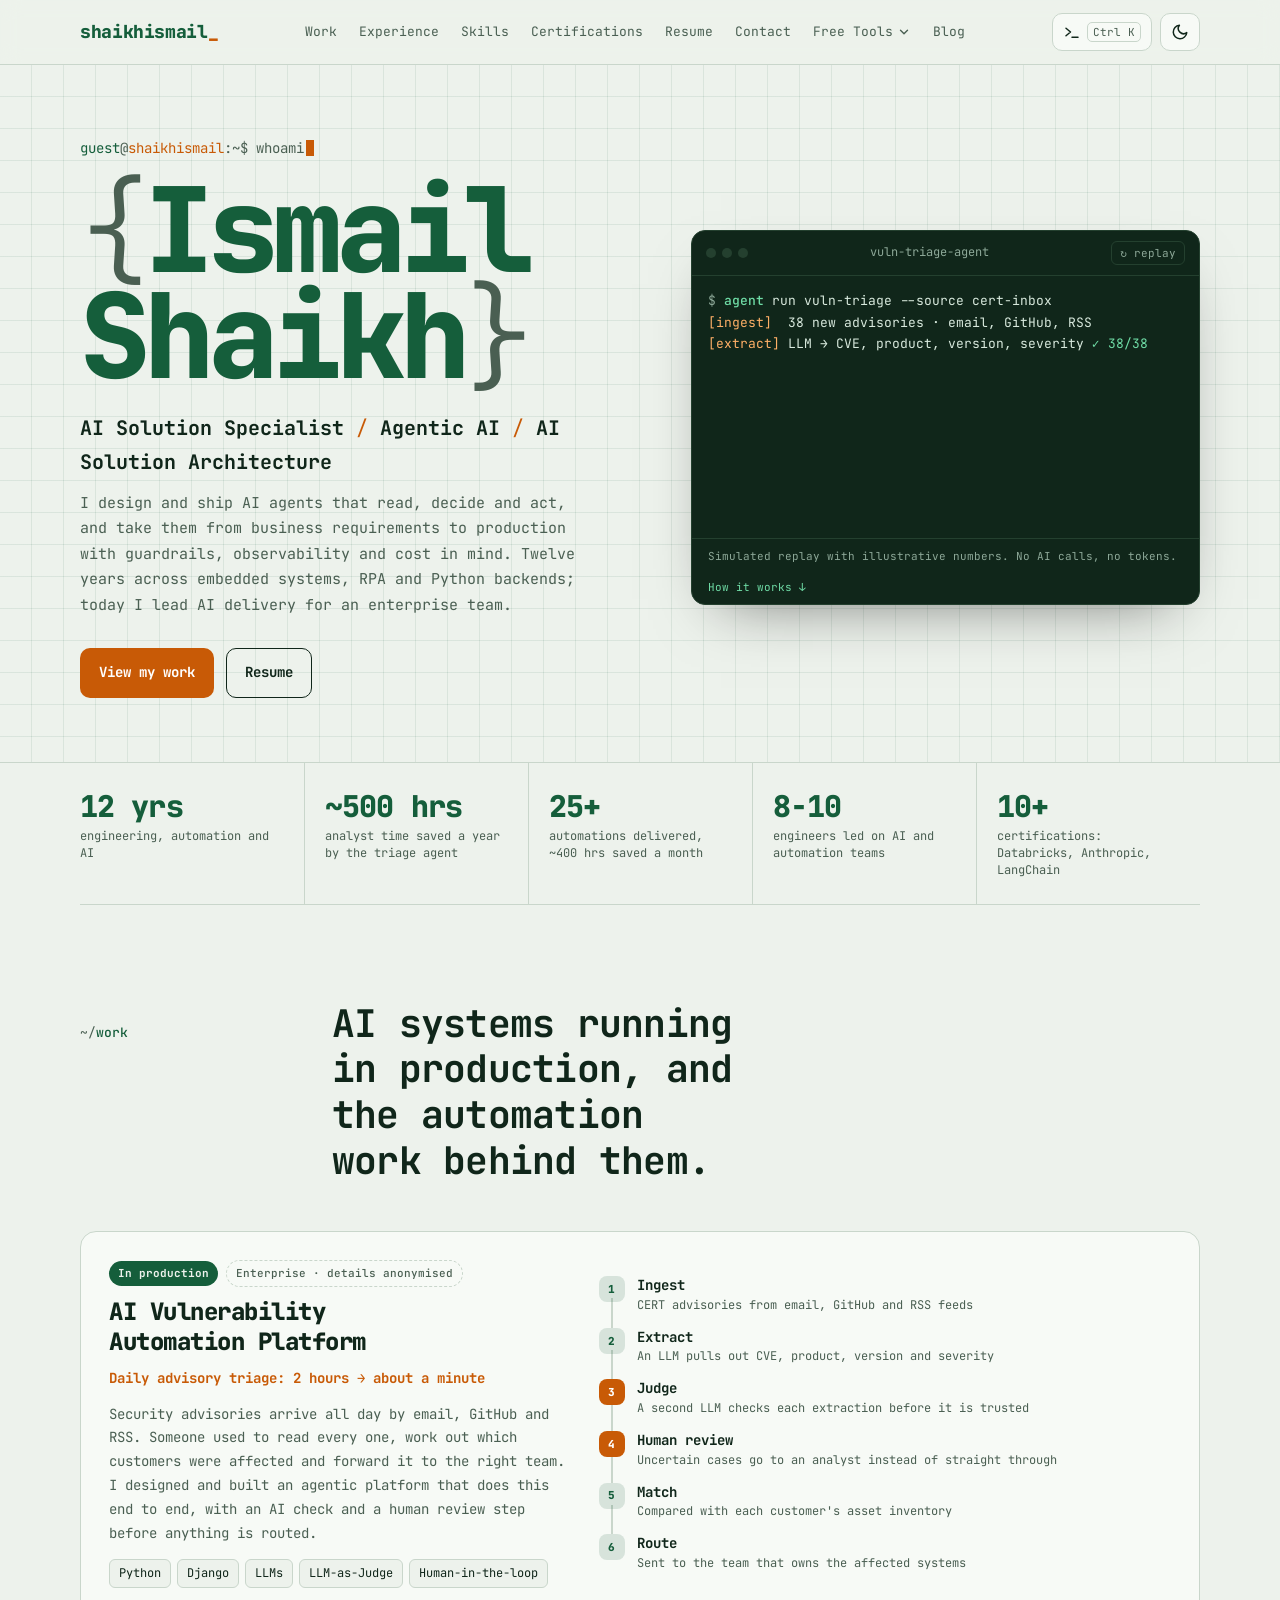
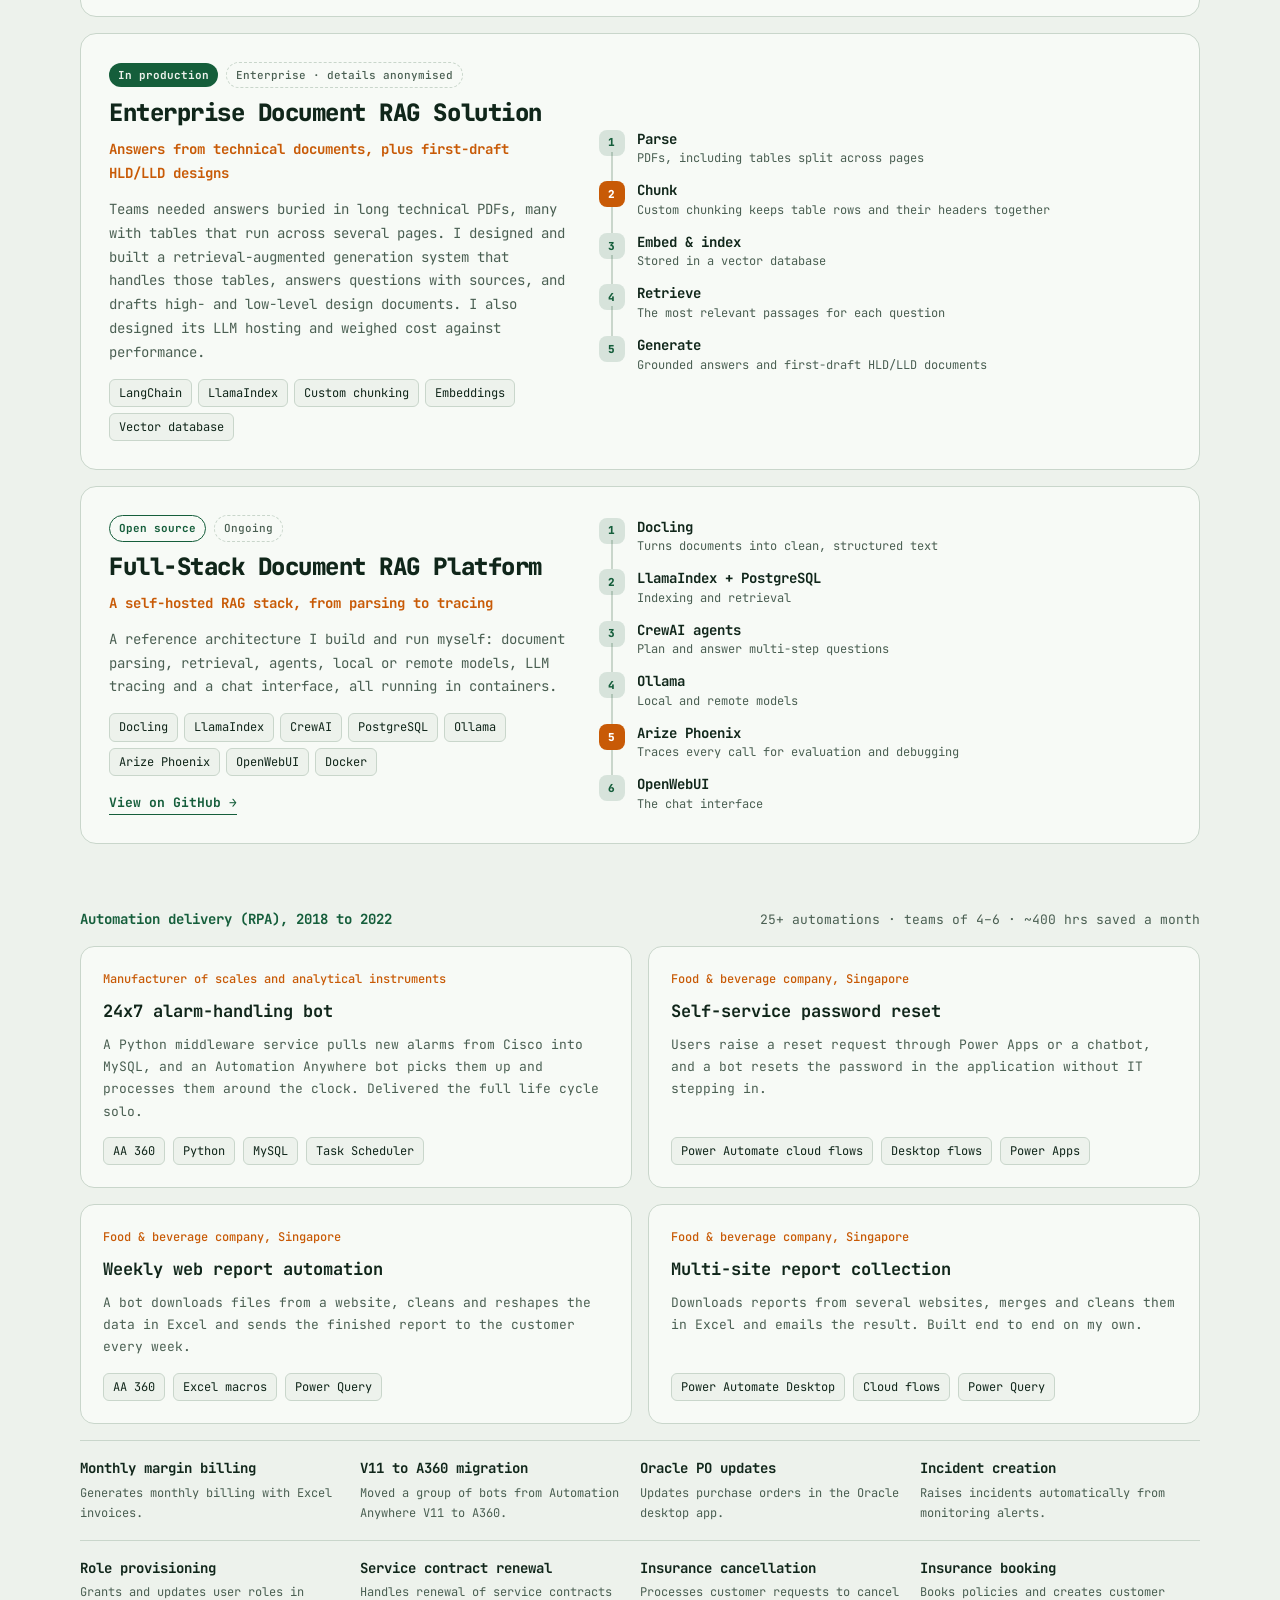
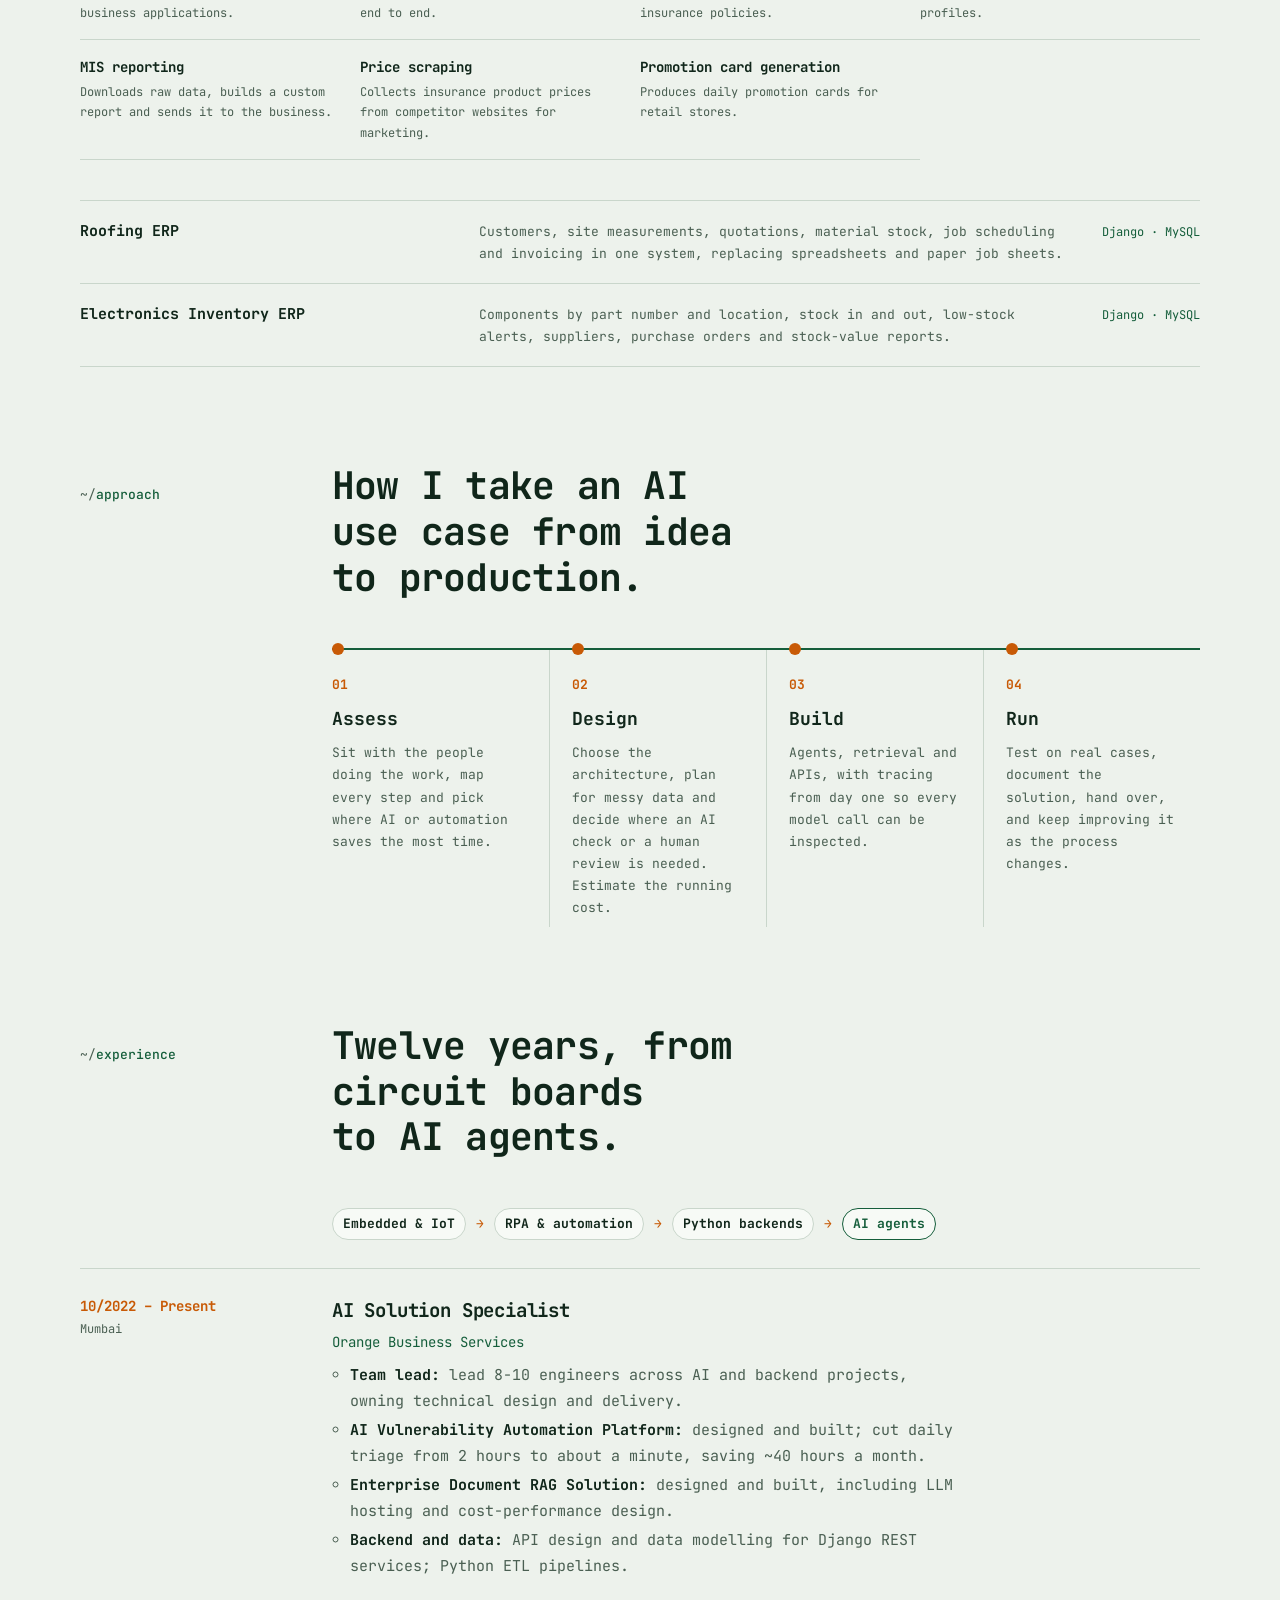
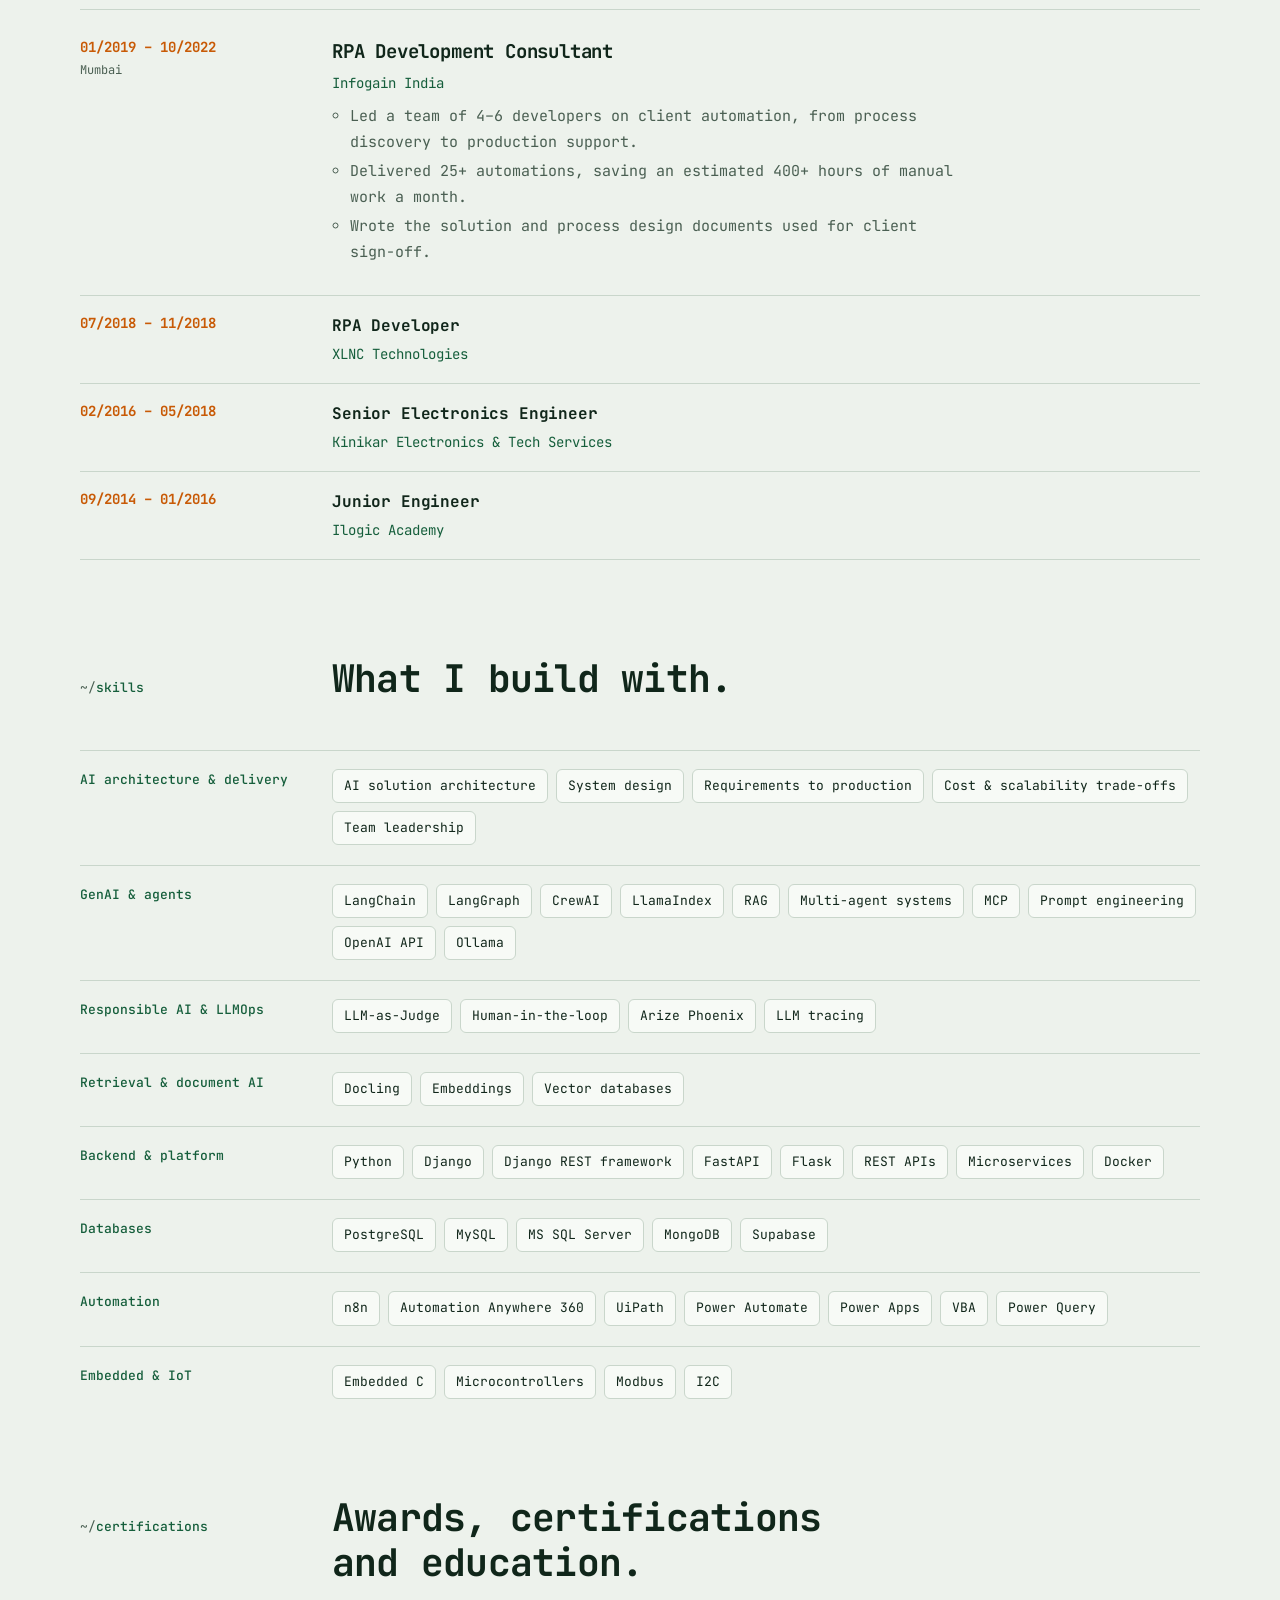
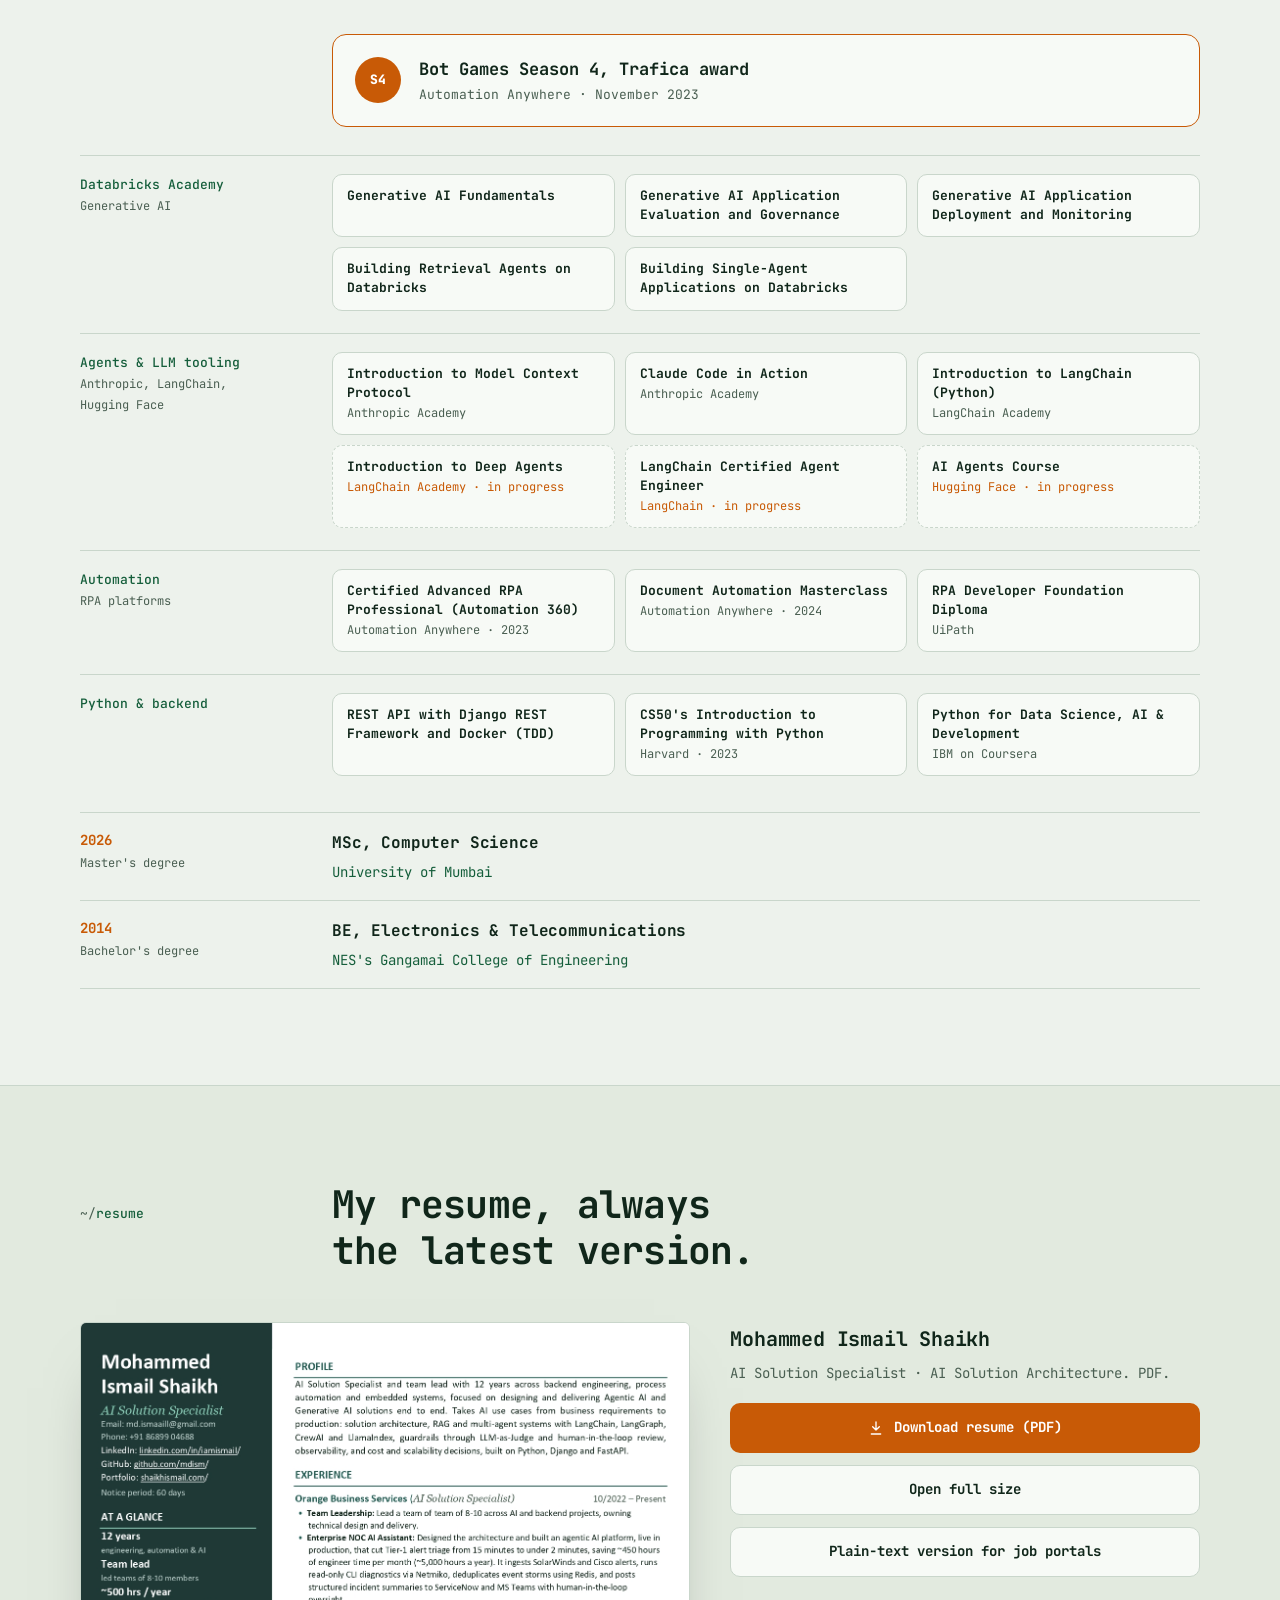
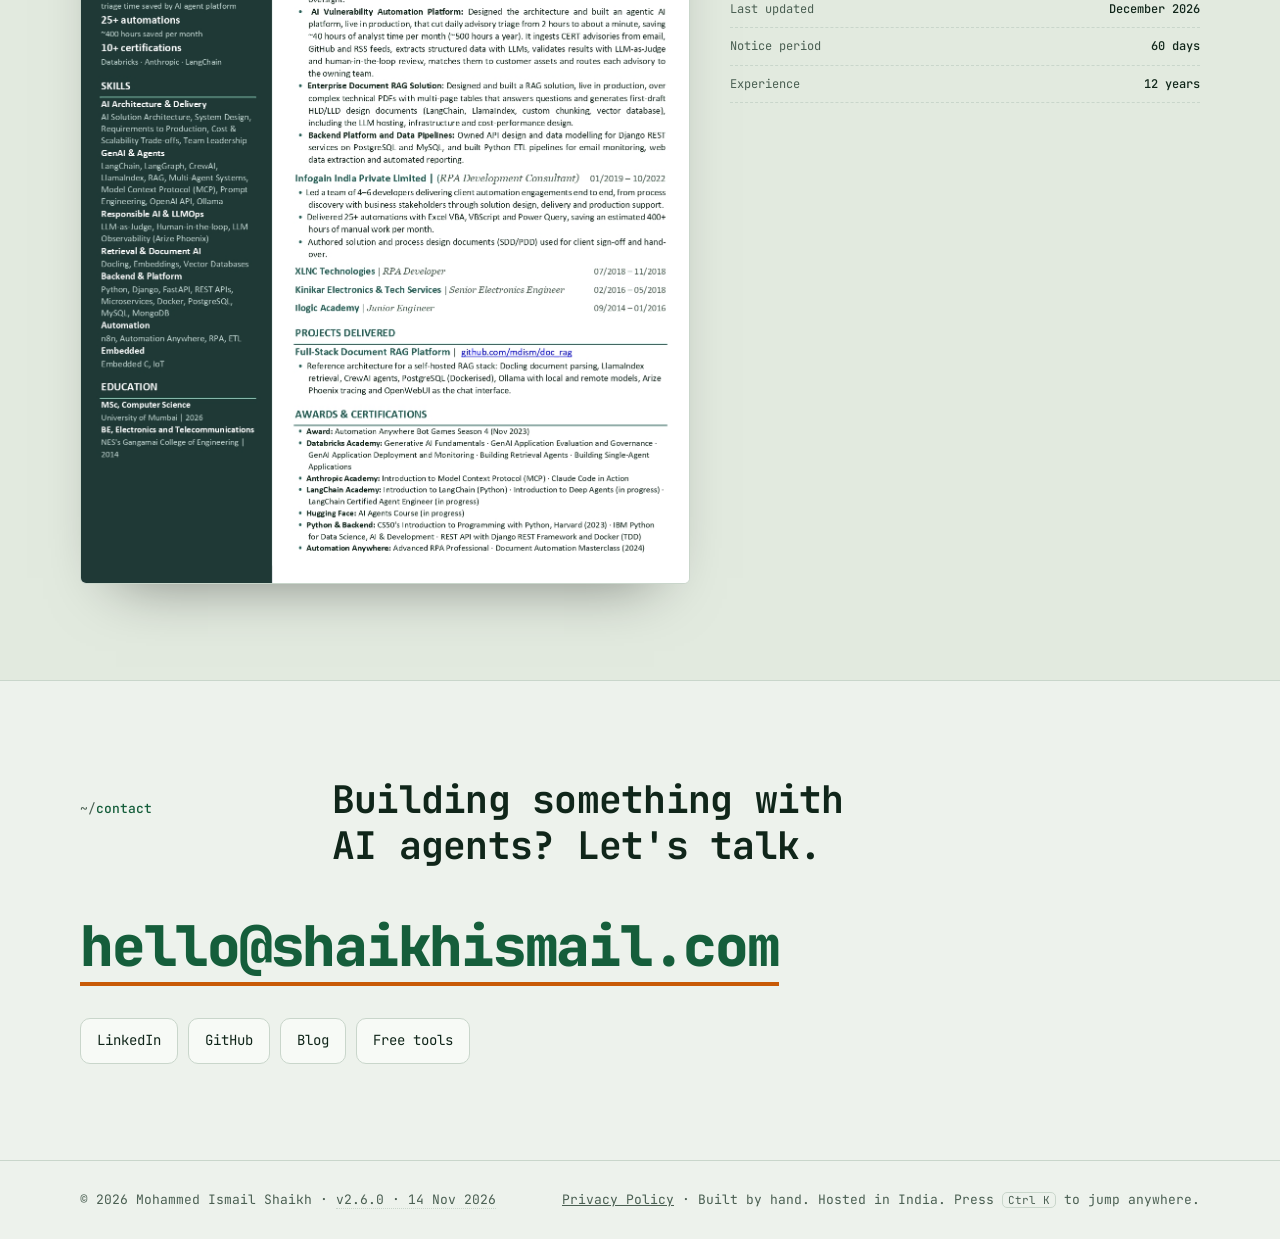
<file: site/index.html>
<!DOCTYPE html>
<html lang="en">
<head>
<meta charset="UTF-8">
<meta name="viewport" content="width=device-width, initial-scale=1, viewport-fit=cover">
<title>Ismail Shaikh — AI Solution Specialist &amp; AI Solution Architecture</title>
<meta name="claude:viewport-fit-sides" content="cover">
<meta name="description" content="Mohammed Ismail Shaikh is a AI Solution Specialist and team lead in Mumbai who designs and delivers agentic AI, RAG and automation systems from requirements to production.">
<link rel="canonical" href="https://shaikhismail.com/">
<meta property="og:type" content="profile">
<meta property="og:url" content="https://shaikhismail.com/">
<meta property="og:title" content="Ismail Shaikh — AI Solution Specialist">
<meta property="og:description" content="AI Solution Specialist, Agentic AI, RAG and AI solution architecture. 12 years across embedded systems, RPA and Python backends.">
<meta property="og:image" content="https://shaikhismail.com/assets/img/og.png">
<meta property="og:image:width" content="1200">
<meta property="og:image:height" content="630">
<meta name="twitter:card" content="summary_large_image">
<meta name="theme-color" content="#155E3B">
<link rel="icon" href="data:image/svg+xml,<svg xmlns='http://www.w3.org/2000/svg' viewBox='0 0 100 100'><rect width='100' height='100' rx='22' fill='%23155E3B'/><text x='50' y='68' font-size='58' text-anchor='middle' fill='%23F5821F' font-family='monospace' font-weight='bold'>i</text></svg>">
<link rel="preconnect" href="https://fonts.googleapis.com">
<link rel="preconnect" href="https://fonts.gstatic.com" crossorigin>
<link href="https://fonts.googleapis.com/css2?family=JetBrains+Mono:ital,wght@0,300;0,400;0,500;0,700;0,800;1,400&display=swap" rel="stylesheet">
<script>
  (function () {
    try {
      var t = localStorage.getItem('theme');
      if (t === 'light' || t === 'dark') document.documentElement.setAttribute('data-theme', t);
    } catch (e) {}
  })();
</script>
<link rel="stylesheet" href="assets/css/site.css?v=2.6.0">
<script type="application/ld+json">
{
  "@context": "https://schema.org",
  "@type": "Person",
  "name": "Mohammed Ismail Shaikh",
  "alternateName": "Ismail Shaikh",
  "jobTitle": "AI Solution Specialist",
  "url": "https://shaikhismail.com/",
  "email": "mailto:hello@shaikhismail.com",
  "address": { "@type": "PostalAddress", "addressLocality": "Mumbai", "addressCountry": "IN" },
  "knowsAbout": ["Agentic AI", "Generative AI", "Retrieval-Augmented Generation", AI Solution Specialist, "AI Solution Architecture", "LangChain", "LangGraph", "Python", "Robotic Process Automation"],
  "sameAs": ["https://github.com/mdism", "https://www.linkedin.com/in/iamismail"]
}
</script>
</head>
<body>

<header class="site">
  <nav class="wrap nav" aria-label="Main">
    <a href="#top" class="logo"><span>shaikhismail</span><i>_</i></a>
    <ul id="menu">
      <li><a href="#work">Work</a></li>
      <li><a href="#experience">Experience</a></li>
      <li><a href="#skills">Skills</a></li>
      <li><a href="#credentials">Certifications</a></li>
      <li><a href="#resume">Resume</a></li>
      <li><a href="#contact">Contact</a></li>
      <li class="has-drop" id="toolsNav"><a href="tools/">Free Tools</a></li>
      <li><a href="blog/">Blog</a></li>
    </ul>
    <div class="nav-right">
      <button class="icon-btn cmd-btn" id="cmdBtn" aria-label="Open command menu">
        <svg viewBox="0 0 24 24" fill="none" stroke="currentColor" stroke-width="2" stroke-linecap="round" stroke-linejoin="round"><path d="M4 17l6-5-6-5M12 19h8"/></svg>
        <span class="kbd lbl">Ctrl K</span>
      </button>
      <button class="icon-btn" id="themeBtn" aria-label="Switch light or dark theme">
        <svg class="i-moon" viewBox="0 0 24 24" fill="none" stroke="currentColor" stroke-width="2" stroke-linecap="round" stroke-linejoin="round"><path d="M21 12.8A9 9 0 1 1 11.2 3a7 7 0 0 0 9.8 9.8z"/></svg>
        <svg class="i-sun" viewBox="0 0 24 24" fill="none" stroke="currentColor" stroke-width="2" stroke-linecap="round"><circle cx="12" cy="12" r="4"/><path d="M12 2v2M12 20v2M4.9 4.9l1.4 1.4M17.7 17.7l1.4 1.4M2 12h2M20 12h2M4.9 19.1l1.4-1.4M17.7 6.3l1.4-1.4"/></svg>
      </button>
      <button class="icon-btn menu-btn" id="menuBtn" aria-label="Open menu" aria-expanded="false" aria-controls="menu">
        <svg viewBox="0 0 24 24" fill="none" stroke="currentColor" stroke-width="2" stroke-linecap="round"><path d="M4 7h16M4 12h16M4 17h16"/></svg>
      </button>
    </div>
  </nav>
</header>

<main id="top">

  <!-- ============ HERO ============ -->
  <section class="hero">
    <div class="wrap hero-grid">
      <div>
        <div class="prompt" aria-hidden="true"><span class="u">guest</span>@<span class="d">shaikhismail</span>:~$ <span id="typed" data-text="whoami"></span><span class="caret"></span></div>
        <h1><span class="brace">{</span>Ismail<br>Shaikh<span class="brace">}</span></h1>
        <p class="role">AI Solution Specialist <span class="sep">/</span> Agentic AI <span class="sep">/</span> AI Solution Architecture</p>
        <p class="intro">I design and ship AI agents that read, decide and act, and take them from business requirements to production with guardrails, observability and cost in mind. Twelve years across embedded systems, RPA and Python backends; today I lead AI delivery for an enterprise team.</p>
        <div class="cta-row">
          <a href="#work" class="btn btn-primary">View my work</a>
          <a href="#resume" class="btn btn-ghost">Resume</a>
        </div>
      </div>

      <!-- Agent terminal: a scripted replay of a run, written by hand. No AI calls, no tokens. -->
      <div class="term" id="agentTerm" aria-label="Simulated run of the vulnerability triage agent">
        <div class="term-bar">
          <div class="dots" aria-hidden="true"><span></span><span></span><span></span></div>
          <div class="t">vuln-triage-agent</div>
          <button type="button" id="termReplay" aria-label="Replay the run">↻ replay</button>
        </div>
        <div class="term-body" aria-live="off">
          <div class="ln cmd"><span class="dim">$</span> <b>agent</b> run vuln-triage --source cert-inbox</div>
          <div class="ln"><span class="stg">[ingest] </span> 38 new advisories · email, GitHub, RSS</div>
          <div class="ln"><span class="stg">[extract]</span> LLM → CVE, product, version, severity <span class="ok">✓ 38/38</span></div>
          <div class="ln"><span class="stg">[judge]  </span> LLM-as-Judge verified 35 · <span class="stg">3 flagged</span></div>
          <div class="ln"><span class="stg">[review] </span> 3 sent to human-in-the-loop queue</div>
          <div class="ln"><span class="stg">[match]  </span> matched to customer assets → 9 relevant</div>
          <div class="ln"><span class="stg">[route]  </span> 9 advisories sent to 4 owning teams</div>
          <div class="ln done">✔ done in 54s <span class="dim">· manual process: ~2 h a day</span></div>
        </div>
        <div class="term-foot"><span>Simulated replay with illustrative numbers. No AI calls, no tokens.</span><a href="#work">How it works ↓</a></div>
        <script type="application/json" id="agentScript">[
          {"cls":"cmd","html":"<span class=\"dim\">$</span> <b>agent</b> run vuln-triage --source cert-inbox","delay":200},
          {"html":"<span class=\"stg\">[ingest] </span> 38 new advisories · email, GitHub, RSS","delay":700},
          {"html":"<span class=\"stg\">[extract]</span> LLM → CVE, product, version, severity <span class=\"ok\">✓ 38/38</span>","delay":900},
          {"html":"<span class=\"stg\">[judge]  </span> LLM-as-Judge verified 35 · <span class=\"stg\">3 flagged</span>","delay":800},
          {"html":"<span class=\"stg\">[review] </span> 3 sent to human-in-the-loop queue","delay":600},
          {"html":"<span class=\"stg\">[match]  </span> matched to customer assets → 9 relevant","delay":800},
          {"html":"<span class=\"stg\">[route]  </span> 9 advisories sent to 4 owning teams","delay":600},
          {"cls":"done","html":"✔ done in 54s <span class=\"dim\">· manual process: ~2 h a day</span>","delay":700}
        ]</script>
      </div>
    </div>
  </section>

  <!-- ============ STATS ============ -->
  <div class="wrap">
    <ul class="stats" aria-label="Highlights">
      <li><b>12 yrs</b><span>engineering, automation and AI</span></li>
      <li><b>~500 hrs</b><span>analyst time saved a year by the triage agent</span></li>
      <li><b>25+</b><span>automations delivered, ~400 hrs saved a month</span></li>
      <li><b>8-10</b><span>engineers led on AI and automation teams</span></li>
      <li><b>10+</b><span>certifications: Databricks, Anthropic, LangChain</span></li>
    </ul>
  </div>

  <!-- ============ WORK ============ -->
  <section id="work">
    <div class="wrap">
      <div class="sec-head">
        <div class="path">~/<b>work</b></div>
        <h2>AI systems running in production, and the automation work behind them.</h2>
      </div>

      <div class="features">
        <article class="feature">
          <div>
            <div class="kicker"><span class="pill live">In production</span><span class="pill note">Enterprise · details anonymised</span></div>
            <h3>AI Vulnerability Automation Platform</h3>
            <p class="result">Daily advisory triage: 2 hours → about a minute</p>
            <p>Security advisories arrive all day by email, GitHub and RSS. Someone used to read every one, work out which customers were affected and forward it to the right team. I designed and built an agentic platform that does this end to end, with an AI check and a human review step before anything is routed.</p>
            <div class="stack"><span class="tag">Python</span><span class="tag">Django</span><span class="tag">LLMs</span><span class="tag">LLM-as-Judge</span><span class="tag">Human-in-the-loop</span></div>
          </div>
          <ol class="flow" aria-label="How the platform works">
            <li><span class="n">1</span><div><b>Ingest</b><span>CERT advisories from email, GitHub and RSS feeds</span></div></li>
            <li><span class="n">2</span><div><b>Extract</b><span>An LLM pulls out CVE, product, version and severity</span></div></li>
            <li class="hl"><span class="n">3</span><div><b>Judge</b><span>A second LLM checks each extraction before it is trusted</span></div></li>
            <li class="hl"><span class="n">4</span><div><b>Human review</b><span>Uncertain cases go to an analyst instead of straight through</span></div></li>
            <li><span class="n">5</span><div><b>Match</b><span>Compared with each customer's asset inventory</span></div></li>
            <li><span class="n">6</span><div><b>Route</b><span>Sent to the team that owns the affected systems</span></div></li>
          </ol>
        </article>

        <article class="feature">
          <div>
            <div class="kicker"><span class="pill live">In production</span><span class="pill note">Enterprise · details anonymised</span></div>
            <h3>Enterprise Document RAG Solution</h3>
            <p class="result">Answers from technical documents, plus first-draft HLD/LLD designs</p>
            <p>Teams needed answers buried in long technical PDFs, many with tables that run across several pages. I designed and built a retrieval-augmented generation system that handles those tables, answers questions with sources, and drafts high- and low-level design documents. I also designed its LLM hosting and weighed cost against performance.</p>
            <div class="stack"><span class="tag">LangChain</span><span class="tag">LlamaIndex</span><span class="tag">Custom chunking</span><span class="tag">Embeddings</span><span class="tag">Vector database</span></div>
          </div>
          <ol class="flow" aria-label="How the RAG solution works">
            <li><span class="n">1</span><div><b>Parse</b><span>PDFs, including tables split across pages</span></div></li>
            <li class="hl"><span class="n">2</span><div><b>Chunk</b><span>Custom chunking keeps table rows and their headers together</span></div></li>
            <li><span class="n">3</span><div><b>Embed &amp; index</b><span>Stored in a vector database</span></div></li>
            <li><span class="n">4</span><div><b>Retrieve</b><span>The most relevant passages for each question</span></div></li>
            <li><span class="n">5</span><div><b>Generate</b><span>Grounded answers and first-draft HLD/LLD documents</span></div></li>
          </ol>
        </article>

        <article class="feature">
          <div>
            <div class="kicker"><span class="pill open">Open source</span><span class="pill note">Ongoing</span></div>
            <h3>Full-Stack Document RAG Platform</h3>
            <p class="result">A self-hosted RAG stack, from parsing to tracing</p>
            <p>A reference architecture I build and run myself: document parsing, retrieval, agents, local or remote models, LLM tracing and a chat interface, all running in containers.</p>
            <div class="stack"><span class="tag">Docling</span><span class="tag">LlamaIndex</span><span class="tag">CrewAI</span><span class="tag">PostgreSQL</span><span class="tag">Ollama</span><span class="tag">Arize Phoenix</span><span class="tag">OpenWebUI</span><span class="tag">Docker</span></div>
            <div class="links"><a href="https://github.com/mdism/doc_rag" target="_blank" rel="noopener">View on GitHub →</a></div>
          </div>
          <ol class="flow" aria-label="Platform components">
            <li><span class="n">1</span><div><b>Docling</b><span>Turns documents into clean, structured text</span></div></li>
            <li><span class="n">2</span><div><b>LlamaIndex + PostgreSQL</b><span>Indexing and retrieval</span></div></li>
            <li><span class="n">3</span><div><b>CrewAI agents</b><span>Plan and answer multi-step questions</span></div></li>
            <li><span class="n">4</span><div><b>Ollama</b><span>Local and remote models</span></div></li>
            <li class="hl"><span class="n">5</span><div><b>Arize Phoenix</b><span>Traces every call for evaluation and debugging</span></div></li>
            <li><span class="n">6</span><div><b>OpenWebUI</b><span>The chat interface</span></div></li>
          </ol>
        </article>
      </div>

      <div class="auto-head">
        <h3 class="sub">Automation delivery (RPA), 2018 to 2022</h3>
        <span class="muted" style="font-size:13px">25+ automations · teams of 4–6 · ~400 hrs saved a month</span>
      </div>
      <div class="auto-grid">
        <article class="auto-card">
          <span class="for">Manufacturer of scales and analytical instruments</span>
          <h4>24x7 alarm-handling bot</h4>
          <p>A Python middleware service pulls new alarms from Cisco into MySQL, and an Automation Anywhere bot picks them up and processes them around the clock. Delivered the full life cycle solo.</p>
          <div class="tags"><span class="tag">AA 360</span><span class="tag">Python</span><span class="tag">MySQL</span><span class="tag">Task Scheduler</span></div>
        </article>
        <article class="auto-card">
          <span class="for">Food &amp; beverage company, Singapore</span>
          <h4>Self-service password reset</h4>
          <p>Users raise a reset request through Power Apps or a chatbot, and a bot resets the password in the application without IT stepping in.</p>
          <div class="tags"><span class="tag">Power Automate cloud flows</span><span class="tag">Desktop flows</span><span class="tag">Power Apps</span></div>
        </article>
        <article class="auto-card">
          <span class="for">Food &amp; beverage company, Singapore</span>
          <h4>Weekly web report automation</h4>
          <p>A bot downloads files from a website, cleans and reshapes the data in Excel and sends the finished report to the customer every week.</p>
          <div class="tags"><span class="tag">AA 360</span><span class="tag">Excel macros</span><span class="tag">Power Query</span></div>
        </article>
        <article class="auto-card">
          <span class="for">Food &amp; beverage company, Singapore</span>
          <h4>Multi-site report collection</h4>
          <p>Downloads reports from several websites, merges and cleans them in Excel and emails the result. Built end to end on my own.</p>
          <div class="tags"><span class="tag">Power Automate Desktop</span><span class="tag">Cloud flows</span><span class="tag">Power Query</span></div>
        </article>
      </div>
      <ul class="mini-grid">
        <li><b>Monthly margin billing</b><span>Generates monthly billing with Excel invoices.</span></li>
        <li><b>V11 to A360 migration</b><span>Moved a group of bots from Automation Anywhere V11 to A360.</span></li>
        <li><b>Oracle PO updates</b><span>Updates purchase orders in the Oracle desktop app.</span></li>
        <li><b>Incident creation</b><span>Raises incidents automatically from monitoring alerts.</span></li>
        <li><b>Role provisioning</b><span>Grants and updates user roles in business applications.</span></li>
        <li><b>Service contract renewal</b><span>Handles renewal of service contracts end to end.</span></li>
        <li><b>Insurance cancellation</b><span>Processes customer requests to cancel insurance policies.</span></li>
        <li><b>Insurance booking</b><span>Books policies and creates customer profiles.</span></li>
        <li><b>MIS reporting</b><span>Downloads raw data, builds a custom report and sends it to the business.</span></li>
        <li><b>Price scraping</b><span>Collects insurance product prices from competitor websites for marketing.</span></li>
        <li><b>Promotion card generation</b><span>Produces daily promotion cards for retail stores.</span></li>
      </ul>

      <div class="earlier">
        <div class="row"><h4>Roofing ERP</h4><p>Customers, site measurements, quotations, material stock, job scheduling and invoicing in one system, replacing spreadsheets and paper job sheets.</p><span class="st">Django · MySQL</span></div>
        <div class="row"><h4>Electronics Inventory ERP</h4><p>Components by part number and location, stock in and out, low-stock alerts, suppliers, purchase orders and stock-value reports.</p><span class="st">Django · MySQL</span></div>
      </div>
    </div>
  </section>

  <!-- ============ APPROACH ============ -->
  <section id="approach" style="padding-top:0">
    <div class="wrap">
      <div class="sec-head">
        <div class="path">~/<b>approach</b></div>
        <h2>How I take an AI use case from idea to production.</h2>
      </div>
      <ol class="steps">
        <li><span class="s-num">01</span><h3>Assess</h3><p>Sit with the people doing the work, map every step and pick where AI or automation saves the most time.</p></li>
        <li><span class="s-num">02</span><h3>Design</h3><p>Choose the architecture, plan for messy data and decide where an AI check or a human review is needed. Estimate the running cost.</p></li>
        <li><span class="s-num">03</span><h3>Build</h3><p>Agents, retrieval and APIs, with tracing from day one so every model call can be inspected.</p></li>
        <li><span class="s-num">04</span><h3>Run</h3><p>Test on real cases, document the solution, hand over, and keep improving it as the process changes.</p></li>
      </ol>
    </div>
  </section>

  <!-- ============ EXPERIENCE ============ -->
  <section id="experience" style="padding-top:0">
    <div class="wrap">
      <div class="sec-head">
        <div class="path">~/<b>experience</b></div>
        <h2>Twelve years, from circuit boards to AI agents.</h2>
      </div>
      <p class="arc" aria-label="Career path"><b>Embedded &amp; IoT</b><i>→</i><b>RPA &amp; automation</b><i>→</i><b>Python backends</b><i>→</i><b class="now">AI agents</b></p>
      <ol class="timeline">
        <li>
          <div class="t-when">10/2022 – Present<small>Mumbai</small></div>
          <div class="t-body">
            <h3>AI Solution Specialist</h3>
            <p class="org">Orange Business Services</p>
            <ul>
              <li><b>Team lead:</b> lead 8-10 engineers across AI and backend projects, owning technical design and delivery.</li>
              <li><b>AI Vulnerability Automation Platform:</b> designed and built; cut daily triage from 2 hours to about a minute, saving ~40 hours a month.</li>
              <li><b>Enterprise Document RAG Solution:</b> designed and built, including LLM hosting and cost-performance design.</li>
              <li><b>Backend and data:</b> API design and data modelling for Django REST services; Python ETL pipelines.</li>
            </ul>
          </div>
        </li>
        <li>
          <div class="t-when">01/2019 – 10/2022<small>Mumbai</small></div>
          <div class="t-body">
            <h3>RPA Development Consultant</h3>
            <p class="org">Infogain India</p>
            <ul>
              <li>Led a team of 4–6 developers on client automation, from process discovery to production support.</li>
              <li>Delivered 25+ automations, saving an estimated 400+ hours of manual work a month.</li>
              <li>Wrote the solution and process design documents used for client sign-off.</li>
            </ul>
          </div>
        </li>
        <li class="compact">
          <div class="t-when">07/2018 – 11/2018</div>
          <div class="t-body"><h3>RPA Developer</h3><p class="org">XLNC Technologies</p></div>
        </li>
        <li class="compact">
          <div class="t-when">02/2016 – 05/2018</div>
          <div class="t-body"><h3>Senior Electronics Engineer</h3><p class="org">Kinikar Electronics &amp; Tech Services</p></div>
        </li>
        <li class="compact">
          <div class="t-when">09/2014 – 01/2016</div>
          <div class="t-body"><h3>Junior Engineer</h3><p class="org">Ilogic Academy</p></div>
        </li>
      </ol>
    </div>
  </section>

  <!-- ============ SKILLS ============ -->
  <section id="skills" style="padding-top:0">
    <div class="wrap">
      <div class="sec-head">
        <div class="path">~/<b>skills</b></div>
        <h2>What I build with.</h2>
      </div>
      <div class="skills">
        <div class="skill-row"><h3>AI architecture &amp; delivery</h3><div class="tags"><span class="tag">AI solution architecture</span><span class="tag">System design</span><span class="tag">Requirements to production</span><span class="tag">Cost &amp; scalability trade-offs</span><span class="tag">Team leadership</span></div></div>
        <div class="skill-row"><h3>GenAI &amp; agents</h3><div class="tags"><span class="tag">LangChain</span><span class="tag">LangGraph</span><span class="tag">CrewAI</span><span class="tag">LlamaIndex</span><span class="tag">RAG</span><span class="tag">Multi-agent systems</span><span class="tag">MCP</span><span class="tag">Prompt engineering</span><span class="tag">OpenAI API</span><span class="tag">Ollama</span></div></div>
        <div class="skill-row"><h3>Responsible AI &amp; LLMOps</h3><div class="tags"><span class="tag">LLM-as-Judge</span><span class="tag">Human-in-the-loop</span><span class="tag">Arize Phoenix</span><span class="tag">LLM tracing</span></div></div>
        <div class="skill-row"><h3>Retrieval &amp; document AI</h3><div class="tags"><span class="tag">Docling</span><span class="tag">Embeddings</span><span class="tag">Vector databases</span></div></div>
        <div class="skill-row"><h3>Backend &amp; platform</h3><div class="tags"><span class="tag">Python</span><span class="tag">Django</span><span class="tag">Django REST framework</span><span class="tag">FastAPI</span><span class="tag">Flask</span><span class="tag">REST APIs</span><span class="tag">Microservices</span><span class="tag">Docker</span></div></div>
        <div class="skill-row"><h3>Databases</h3><div class="tags"><span class="tag">PostgreSQL</span><span class="tag">MySQL</span><span class="tag">MS SQL Server</span><span class="tag">MongoDB</span><span class="tag">Supabase</span></div></div>
        <div class="skill-row"><h3>Automation</h3><div class="tags"><span class="tag">n8n</span><span class="tag">Automation Anywhere 360</span><span class="tag">UiPath</span><span class="tag">Power Automate</span><span class="tag">Power Apps</span><span class="tag">VBA</span><span class="tag">Power Query</span></div></div>
        <div class="skill-row"><h3>Embedded &amp; IoT</h3><div class="tags"><span class="tag">Embedded C</span><span class="tag">Microcontrollers</span><span class="tag">Modbus</span><span class="tag">I2C</span></div></div>
      </div>
    </div>
  </section>

  <!-- ============ CREDENTIALS ============ -->
  <section id="credentials" style="padding-top:0">
    <div class="wrap">
      <div class="sec-head">
        <div class="path">~/<b>certifications</b></div>
        <h2>Awards, certifications and education.</h2>
      </div>
      <div class="indent">
        <div class="award">
          <div class="medal" aria-hidden="true">S4</div>
          <div><h3>Bot Games Season 4, Trafica award</h3><p>Automation Anywhere · November 2023</p></div>
        </div>
      </div>
      <div class="cert-groups">
        <div class="cert-group">
          <h3>Databricks Academy<small>Generative AI</small></h3>
          <ul class="certs">
            <li>Generative AI Fundamentals</li>
            <li>Generative AI Application Evaluation and Governance</li>
            <li>Generative AI Application Deployment and Monitoring</li>
            <li>Building Retrieval Agents on Databricks</li>
            <li>Building Single-Agent Applications on Databricks</li>
          </ul>
        </div>
        <div class="cert-group">
          <h3>Agents &amp; LLM tooling<small>Anthropic, LangChain, Hugging Face</small></h3>
          <ul class="certs">
            <li>Introduction to Model Context Protocol<small>Anthropic Academy</small></li>
            <li>Claude Code in Action<small>Anthropic Academy</small></li>
            <li>Introduction to LangChain (Python)<small>LangChain Academy</small></li>
            <li class="pending">Introduction to Deep Agents<small>LangChain Academy · in progress</small></li>
            <li class="pending">LangChain Certified Agent Engineer<small>LangChain · in progress</small></li>
            <li class="pending">AI Agents Course<small>Hugging Face · in progress</small></li>
          </ul>
        </div>
        <div class="cert-group">
          <h3>Automation<small>RPA platforms</small></h3>
          <ul class="certs">
            <li>Certified Advanced RPA Professional (Automation 360)<small>Automation Anywhere · 2023</small></li>
            <li>Document Automation Masterclass<small>Automation Anywhere · 2024</small></li>
            <li>RPA Developer Foundation Diploma<small>UiPath</small></li>
          </ul>
        </div>
        <div class="cert-group">
          <h3>Python &amp; backend</h3>
          <ul class="certs">
            <li>REST API with Django REST Framework and Docker (TDD)</li>
            <li>CS50's Introduction to Programming with Python<small>Harvard · 2023</small></li>
            <li>Python for Data Science, AI &amp; Development<small>IBM on Coursera</small></li>
          </ul>
        </div>
      </div>
      <ol class="timeline edu">
        <li class="compact">
          <div class="t-when">2026<small>Master's degree</small></div>
          <div class="t-body"><h3>MSc, Computer Science</h3><p class="org">University of Mumbai</p></div>
        </li>
        <li class="compact">
          <div class="t-when">2014<small>Bachelor's degree</small></div>
          <div class="t-body"><h3>BE, Electronics &amp; Telecommunications</h3><p class="org">NES's Gangamai College of Engineering</p></div>
        </li>
      </ol>
    </div>
  </section>

  <!-- ============ RESUME ============ -->
  <section id="resume">
    <div class="wrap">
      <div class="sec-head">
        <div class="path">~/<b>resume</b></div>
        <h2>My resume, always the latest version.</h2>
      </div>
      <div class="resume-grid">
        <a class="resume-sheet" href="resume/Mohammed-Ismail-Shaikh_Senior-AI-Engineer.pdf" target="_blank" rel="noopener" aria-label="Open the full resume PDF">
          <img src="assets/img/resume-preview.jpg" width="1240" height="1753" alt="Resume of Mohammed Ismail Shaikh, AI Solution Specialist: profile, experience, skills, certifications and education" loading="lazy">
        </a>
        <div class="resume-side">
          <h3>Mohammed Ismail Shaikh</h3>
          <p>AI Solution Specialist · AI Solution Architecture. PDF.</p>
          <div class="cta-row">
            <a class="btn btn-primary" href="resume/Mohammed-Ismail-Shaikh_Senior-AI-Engineer.pdf" download>
              <svg viewBox="0 0 24 24" fill="none" stroke="currentColor" stroke-width="2" stroke-linecap="round" stroke-linejoin="round"><path d="M12 3v12M7 10l5 5 5-5M5 21h14"/></svg>Download resume (PDF)
            </a>
            <a class="btn btn-quiet" href="resume/Mohammed-Ismail-Shaikh_AI-Solution-Specialist.pdf" target="_blank" rel="noopener">Open full size</a>
            <a class="btn btn-quiet" href="resume/Mohammed-Ismail-Shaikh_AI-Solution-Specialist_ATS.pdf" download>Plain-text version for job portals</a>
          </div>
          <div class="resume-meta">
            <div><span>Last updated</span><b>October 2026</b></div>
            <div><span>Notice period</span><b>60 days</b></div>
            <div><span>Experience</span><b>12 years</b></div>
          </div>
        </div>
      </div>
    </div>
  </section>

  <!-- ============ CONTACT ============ -->
  <section id="contact">
    <div class="wrap">
      <div class="sec-head">
        <div class="path">~/<b>contact</b></div>
        <h2>Building something with AI agents? Let's talk.</h2>
      </div>
      <a class="contact-big" href="mailto:hello@shaikhismail.com">hello@shaikhismail.com</a>
      <div class="socials">
        <a href="https://www.linkedin.com/in/iamismail" target="_blank" rel="noopener">LinkedIn</a>
        <a href="https://github.com/mdism" target="_blank" rel="noopener">GitHub</a>
        <a href="blog/">Blog</a>
        <a href="tools/">Free tools</a>
      </div>
    </div>
  </section>
</main>

<footer class="site">
  <div class="wrap">
    <span>&copy; <span id="yr">2026</span> Mohammed Ismail Shaikh · <a id="ver" class="ver" href="https://github.com/mdism/mdism/blob/main/CHANGELOG.md" target="_blank" rel="noopener" title="What changed in this version">v2.6.0</a></span>
    <span><a href="privacy/">Privacy Policy</a> · Built by hand. Hosted in India. Press <span class="kbd">Ctrl K</span> to jump anywhere.</span>
  </div>
</footer>

<script src="assets/js/tools-data.js?v=2.6.0"></script>
<script src="assets/js/site.js?v=2.6.0"></script>
</body>
</html>
</file>
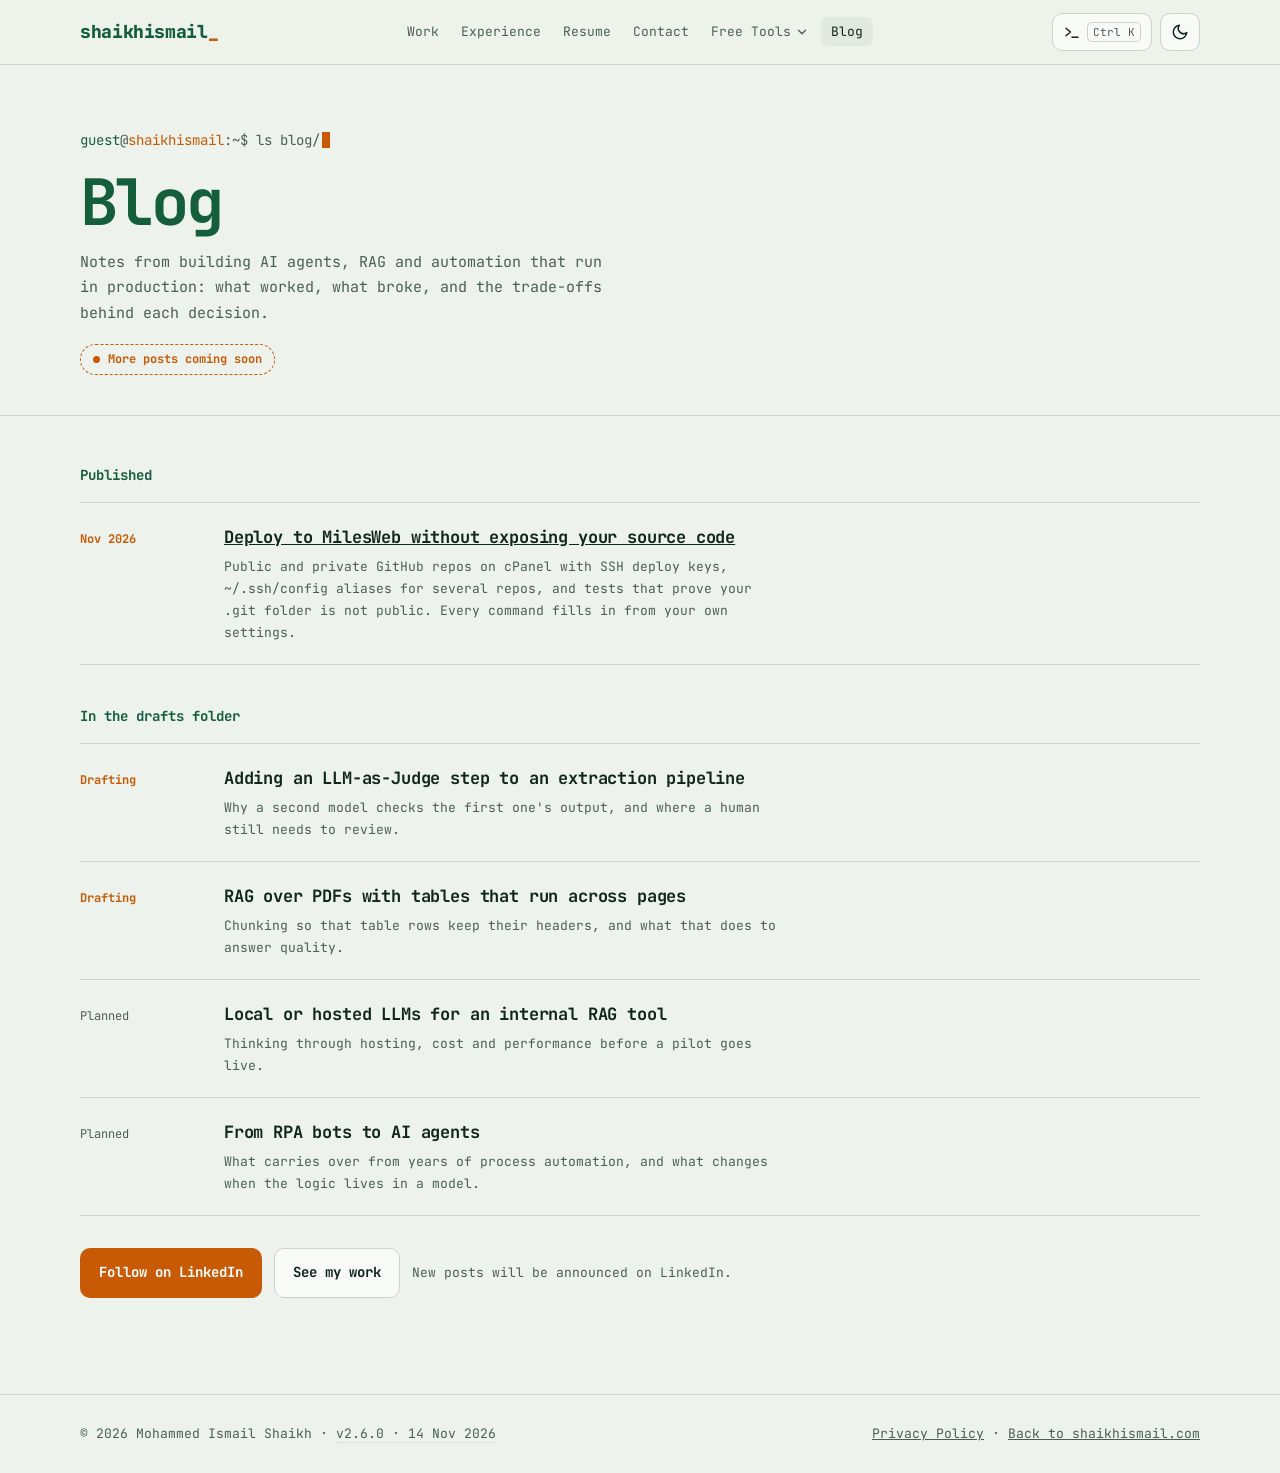
<file: site/blog/index.html>
<!DOCTYPE html>
<html lang="en">
<head>
<meta charset="UTF-8">
<meta name="viewport" content="width=device-width, initial-scale=1, viewport-fit=cover">
<title>Blog — Ismail Shaikh</title>
<meta name="claude:viewport-fit-sides" content="cover">
<meta name="description" content="Notes by Ismail Shaikh on building AI agents, RAG and automation in production, plus practical deployment guides.">
<link rel="canonical" href="https://shaikhismail.com/blog/">
<meta name="theme-color" content="#155E3B">
<link rel="icon" href="data:image/svg+xml,<svg xmlns='http://www.w3.org/2000/svg' viewBox='0 0 100 100'><rect width='100' height='100' rx='22' fill='%23155E3B'/><text x='50' y='68' font-size='58' text-anchor='middle' fill='%23F5821F' font-family='monospace' font-weight='bold'>i</text></svg>">
<link rel="preconnect" href="https://fonts.googleapis.com">
<link rel="preconnect" href="https://fonts.gstatic.com" crossorigin>
<link href="https://fonts.googleapis.com/css2?family=JetBrains+Mono:wght@300;400;500;700;800&display=swap" rel="stylesheet">
<script>
  (function () {
    try {
      var t = localStorage.getItem('theme');
      if (t === 'light' || t === 'dark') document.documentElement.setAttribute('data-theme', t);
    } catch (e) {}
  })();
</script>
<link rel="stylesheet" href="../assets/css/site.css?v=2.6.0">
</head>
<body data-base="../">

<header class="site">
  <nav class="wrap nav" aria-label="Main">
    <a href="../" class="logo"><span>shaikhismail</span><i>_</i></a>
    <ul id="menu">
      <li><a href="../#work">Work</a></li>
      <li><a href="../#experience">Experience</a></li>
      <li><a href="../#resume">Resume</a></li>
      <li><a href="../#contact">Contact</a></li>
      <li class="has-drop" id="toolsNav"><a href="../tools/">Free Tools</a></li>
      <li><a href="./" aria-current="page">Blog</a></li>
    </ul>
    <div class="nav-right">
      <button class="icon-btn cmd-btn" id="cmdBtn" aria-label="Open command menu">
        <svg viewBox="0 0 24 24" fill="none" stroke="currentColor" stroke-width="2" stroke-linecap="round" stroke-linejoin="round"><path d="M4 17l6-5-6-5M12 19h8"/></svg>
        <span class="kbd lbl">Ctrl K</span>
      </button>
      <button class="icon-btn" id="themeBtn" aria-label="Switch light or dark theme">
        <svg class="i-moon" viewBox="0 0 24 24" fill="none" stroke="currentColor" stroke-width="2" stroke-linecap="round" stroke-linejoin="round"><path d="M21 12.8A9 9 0 1 1 11.2 3a7 7 0 0 0 9.8 9.8z"/></svg>
        <svg class="i-sun" viewBox="0 0 24 24" fill="none" stroke="currentColor" stroke-width="2" stroke-linecap="round"><circle cx="12" cy="12" r="4"/><path d="M12 2v2M12 20v2M4.9 4.9l1.4 1.4M17.7 17.7l1.4 1.4M2 12h2M20 12h2M4.9 19.1l1.4-1.4M17.7 6.3l1.4-1.4"/></svg>
      </button>
      <button class="icon-btn menu-btn" id="menuBtn" aria-label="Open menu" aria-expanded="false" aria-controls="menu">
        <svg viewBox="0 0 24 24" fill="none" stroke="currentColor" stroke-width="2" stroke-linecap="round"><path d="M4 7h16M4 12h16M4 17h16"/></svg>
      </button>
    </div>
  </nav>
</header>

<main>
  <section class="page-hero">
    <div class="wrap">
      <div class="prompt" aria-hidden="true"><span class="u">guest</span>@<span class="d">shaikhismail</span>:~$ ls blog/<span class="caret"></span></div>
      <h1>Blog</h1>
      <p>Notes from building AI agents, RAG and automation that run in production: what worked, what broke, and the trade-offs behind each decision.</p>
      <span class="soon-pill"><span class="dot"></span>More posts coming soon</span>
    </div>
  </section>
  <section style="padding-top:48px">
    <div class="wrap">
      <h2 class="sub">Published</h2>
      <ul class="drafts" style="margin-bottom:40px">
        <li><span class="st"><b>Nov 2026</b></span><div><h3><a href="milesweb-secure-deploy/">Deploy to MilesWeb without exposing your source code</a></h3><p>Public and private GitHub repos on cPanel with SSH deploy keys, ~/.ssh/config aliases for several repos, and tests that prove your .git folder is not public. Every command fills in from your own settings.</p></div></li>
      </ul>
      <h2 class="sub">In the drafts folder</h2>
      <ul class="drafts">
        <li><span class="st"><b>Drafting</b></span><div><h3>Adding an LLM-as-Judge step to an extraction pipeline</h3><p>Why a second model checks the first one's output, and where a human still needs to review.</p></div></li>
        <li><span class="st"><b>Drafting</b></span><div><h3>RAG over PDFs with tables that run across pages</h3><p>Chunking so that table rows keep their headers, and what that does to answer quality.</p></div></li>
        <li><span class="st">Planned</span><div><h3>Local or hosted LLMs for an internal RAG tool</h3><p>Thinking through hosting, cost and performance before a pilot goes live.</p></div></li>
        <li><span class="st">Planned</span><div><h3>From RPA bots to AI agents</h3><p>What carries over from years of process automation, and what changes when the logic lives in a model.</p></div></li>
      </ul>
      <div class="follow">
        <a class="btn btn-primary" href="https://www.linkedin.com/in/iamismail" target="_blank" rel="noopener">Follow on LinkedIn</a>
        <a class="btn btn-quiet" href="../#work">See my work</a>
        <span>New posts will be announced on LinkedIn.</span>
      </div>
    </div>
  </section>
</main>

<footer class="site">
  <div class="wrap">
    <span>&copy; <span id="yr">2026</span> Mohammed Ismail Shaikh · <a id="ver" class="ver" href="https://github.com/mdism/mdism/blob/main/CHANGELOG.md" target="_blank" rel="noopener" title="What changed in this version">v2.6.0</a></span>
    <span><a href="../privacy/">Privacy Policy</a> · <a href="../">Back to shaikhismail.com</a></span>
  </div>
</footer>

<script src="../assets/js/tools-data.js?v=2.6.0"></script>
<script src="../assets/js/site.js?v=2.6.0"></script>
</body>
</html>
</file>
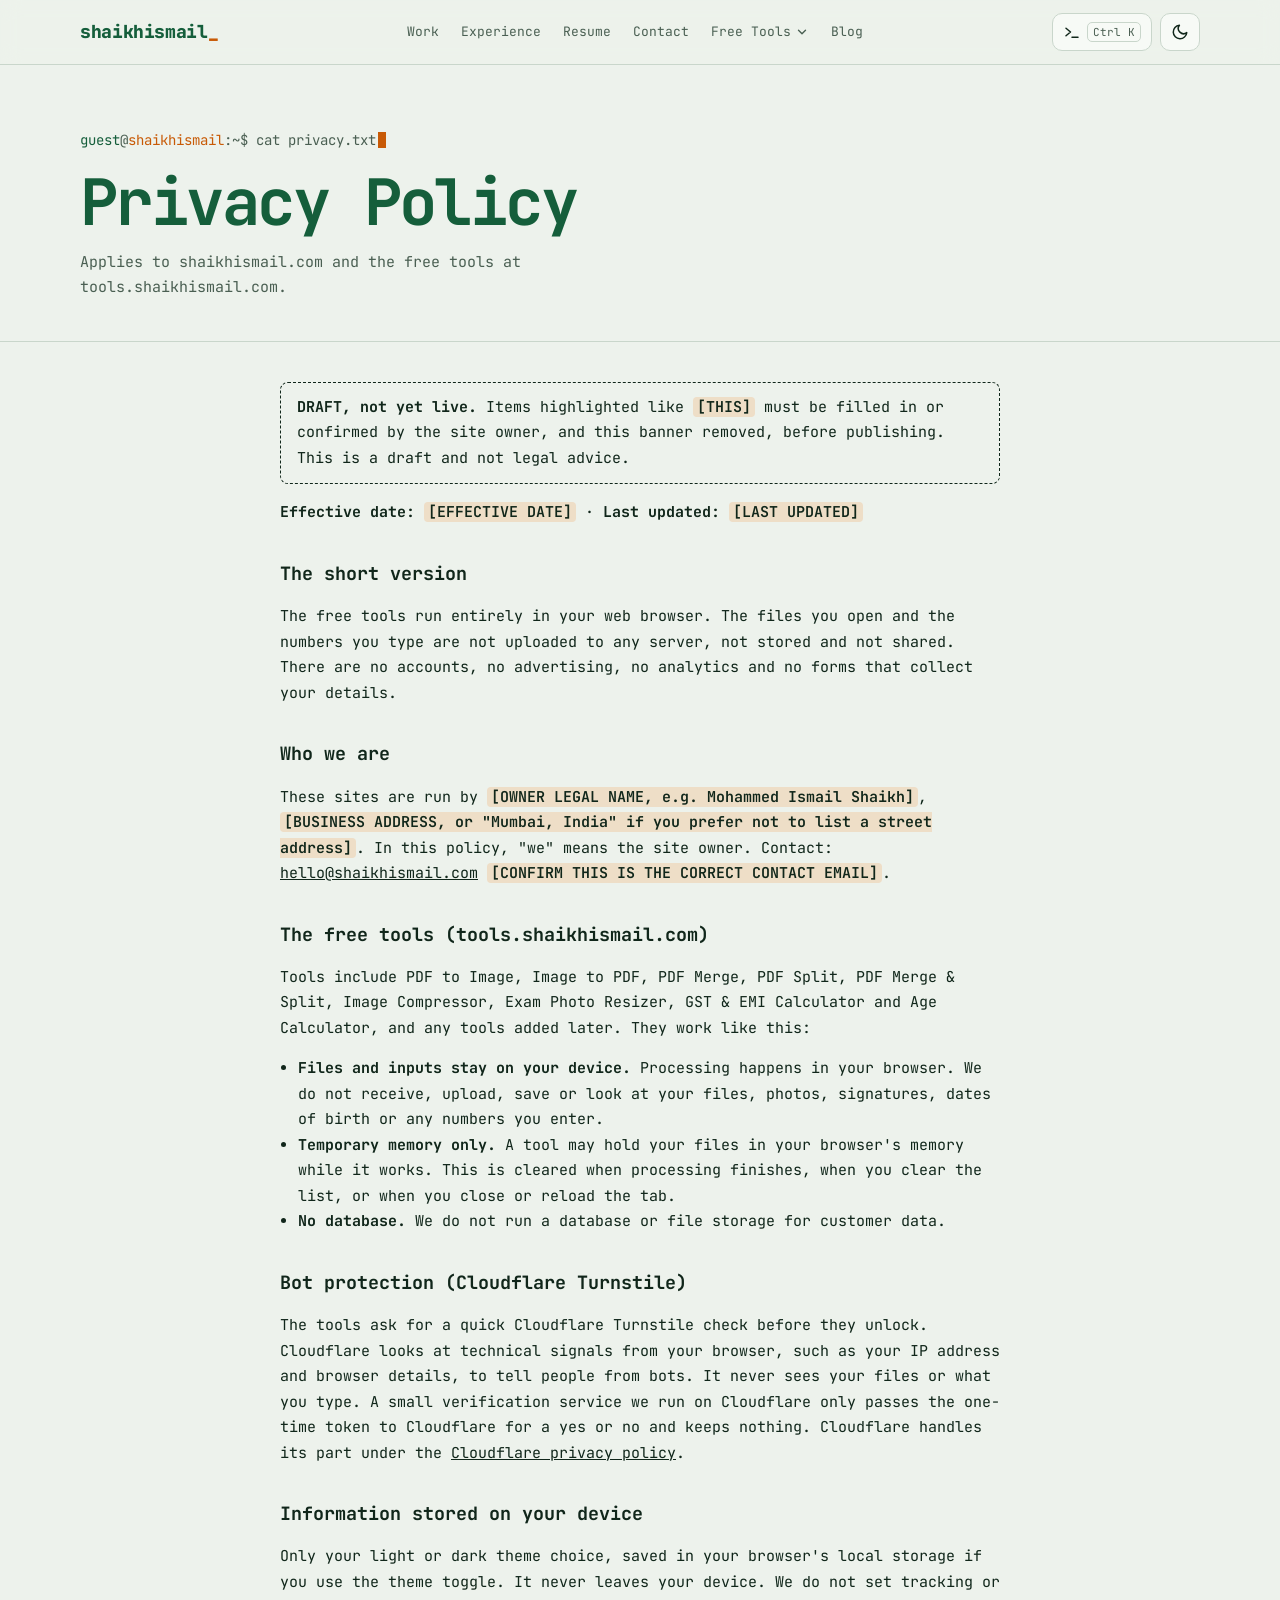
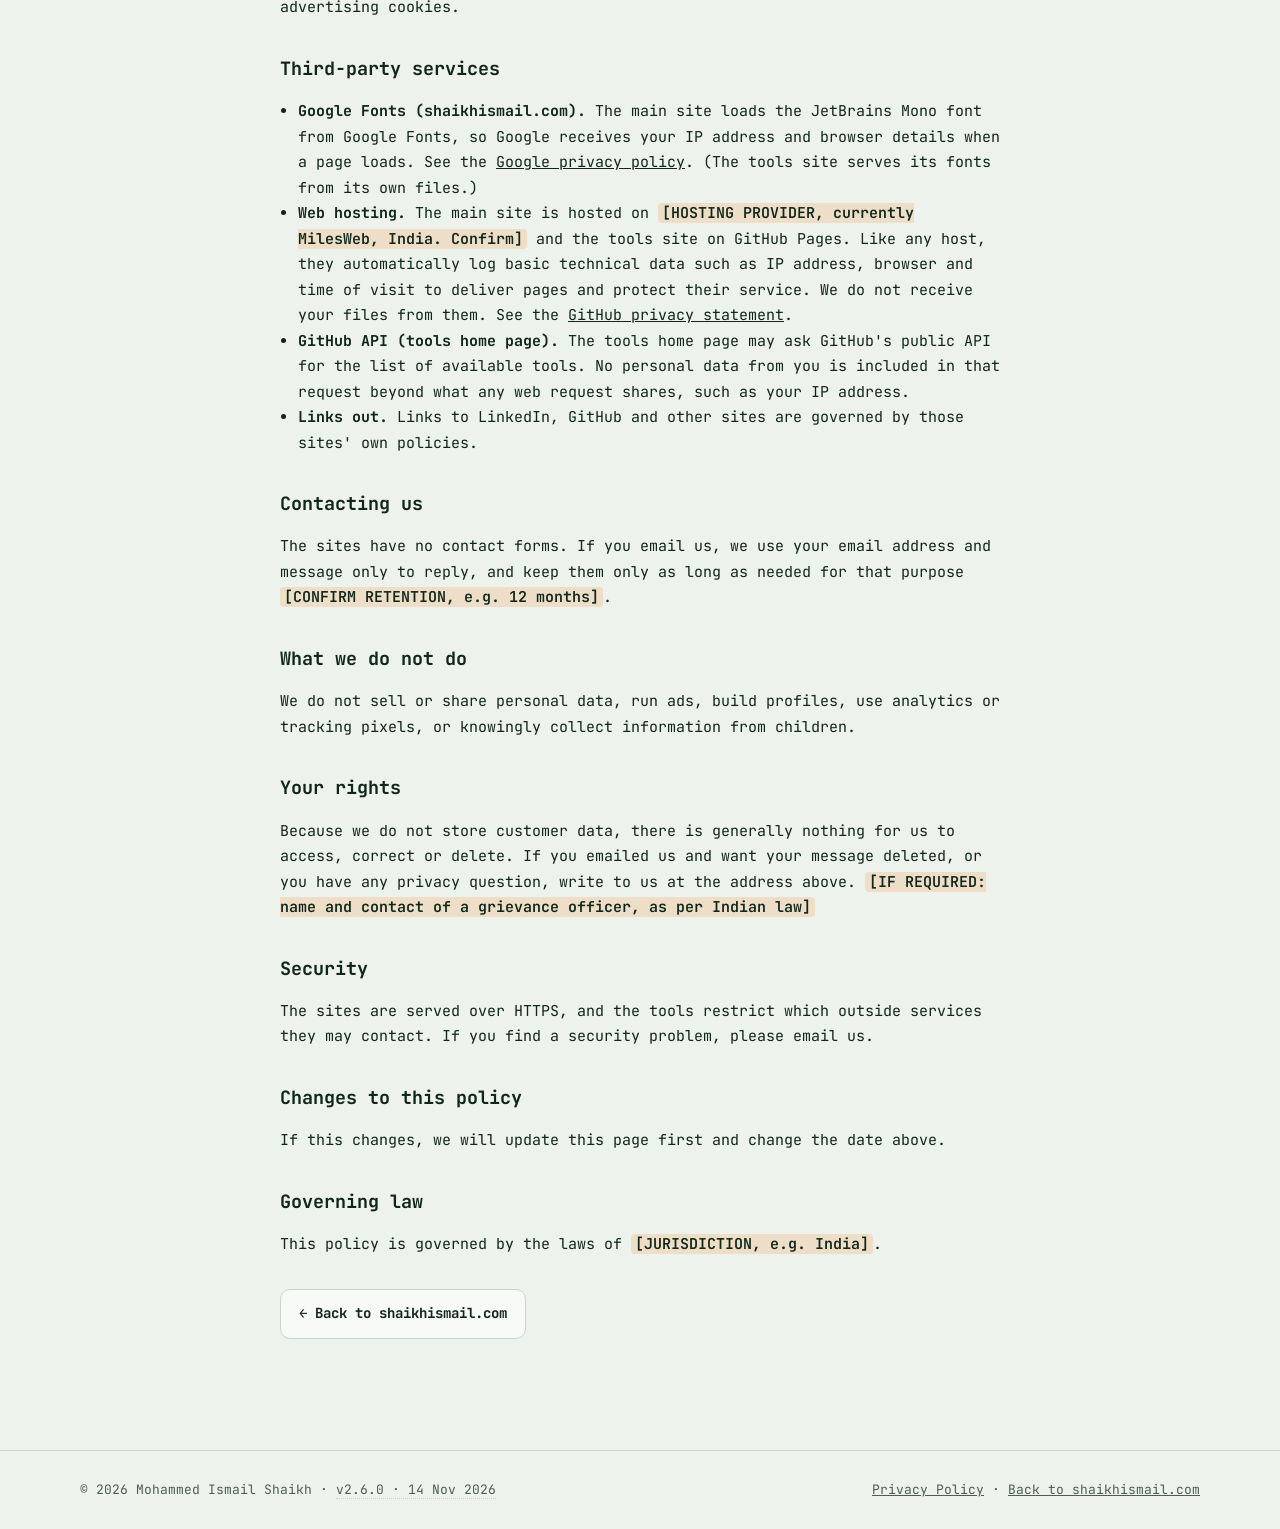
<file: site/privacy/index.html>
<!DOCTYPE html>
<html lang="en">
<head>
<meta charset="UTF-8">
<meta name="viewport" content="width=device-width, initial-scale=1, viewport-fit=cover">
<title>Privacy Policy — Ismail Shaikh</title>
<meta name="claude:viewport-fit-sides" content="cover">
<meta name="description" content="Privacy policy for shaikhismail.com and the free tools at tools.shaikhismail.com. Your files stay on your device.">
<link rel="canonical" href="https://shaikhismail.com/privacy/">
<meta name="theme-color" content="#155E3B">
<link rel="icon" href="data:image/svg+xml,<svg xmlns='http://www.w3.org/2000/svg' viewBox='0 0 100 100'><rect width='100' height='100' rx='22' fill='%23155E3B'/><text x='50' y='68' font-size='58' text-anchor='middle' fill='%23F5821F' font-family='monospace' font-weight='bold'>i</text></svg>">
<link rel="preconnect" href="https://fonts.googleapis.com">
<link rel="preconnect" href="https://fonts.gstatic.com" crossorigin>
<link href="https://fonts.googleapis.com/css2?family=JetBrains+Mono:wght@300;400;500;700;800&display=swap" rel="stylesheet">
<script>
  (function () {
    try {
      var t = localStorage.getItem('theme');
      if (t === 'light' || t === 'dark') document.documentElement.setAttribute('data-theme', t);
    } catch (e) {}
  })();
</script>
<link rel="stylesheet" href="../assets/css/site.css?v=2.6.0">
<style>.policy{max-width:760px}.policy h2{margin:32px 0 8px;font-size:1.15rem}.policy p,.policy li{line-height:1.7}.policy ul{padding-left:1.2em}.ph{background:rgba(245,130,31,.18);border-radius:4px;padding:0 4px;font-weight:600}.draft{border:1px dashed currentColor;border-radius:8px;padding:12px 16px;margin:16px 0}</style>
</head>
<body data-base="../">

<header class="site">
  <nav class="wrap nav" aria-label="Main">
    <a href="../" class="logo"><span>shaikhismail</span><i>_</i></a>
    <ul id="menu">
      <li><a href="../#work">Work</a></li>
      <li><a href="../#experience">Experience</a></li>
      <li><a href="../#resume">Resume</a></li>
      <li><a href="../#contact">Contact</a></li>
      <li class="has-drop" id="toolsNav"><a href="../tools/">Free Tools</a></li>
      <li><a href="../blog/">Blog</a></li>
    </ul>
    <div class="nav-right">
      <button class="icon-btn cmd-btn" id="cmdBtn" aria-label="Open command menu">
        <svg viewBox="0 0 24 24" fill="none" stroke="currentColor" stroke-width="2" stroke-linecap="round" stroke-linejoin="round"><path d="M4 17l6-5-6-5M12 19h8"/></svg>
        <span class="kbd lbl">Ctrl K</span>
      </button>
      <button class="icon-btn" id="themeBtn" aria-label="Switch light or dark theme">
        <svg class="i-moon" viewBox="0 0 24 24" fill="none" stroke="currentColor" stroke-width="2" stroke-linecap="round" stroke-linejoin="round"><path d="M21 12.8A9 9 0 1 1 11.2 3a7 7 0 0 0 9.8 9.8z"/></svg>
        <svg class="i-sun" viewBox="0 0 24 24" fill="none" stroke="currentColor" stroke-width="2" stroke-linecap="round"><circle cx="12" cy="12" r="4"/><path d="M12 2v2M12 20v2M4.9 4.9l1.4 1.4M17.7 17.7l1.4 1.4M2 12h2M20 12h2M4.9 19.1l1.4-1.4M17.7 6.3l1.4-1.4"/></svg>
      </button>
      <button class="icon-btn menu-btn" id="menuBtn" aria-label="Open menu" aria-expanded="false" aria-controls="menu">
        <svg viewBox="0 0 24 24" fill="none" stroke="currentColor" stroke-width="2" stroke-linecap="round"><path d="M4 7h16M4 12h16M4 17h16"/></svg>
      </button>
    </div>
  </nav>
</header>

<main>
  <section class="page-hero">
    <div class="wrap">
      <div class="prompt" aria-hidden="true"><span class="u">guest</span>@<span class="d">shaikhismail</span>:~$ cat privacy.txt<span class="caret"></span></div>
      <h1>Privacy Policy</h1>
      <p>Applies to shaikhismail.com and the free tools at tools.shaikhismail.com.</p>
    </div>
  </section>
  <section style="padding-top:24px">
    <div class="wrap policy">
      <div class="draft"><strong>DRAFT, not yet live.</strong> Items highlighted like <span class="ph">[THIS]</span> must be filled in or confirmed by the site owner, and this banner removed, before publishing. This is a draft and not legal advice.</div>
      <p><strong>Effective date:</strong> <span class="ph">[EFFECTIVE DATE]</span> &middot; <strong>Last updated:</strong> <span class="ph">[LAST UPDATED]</span></p>

      <h2>The short version</h2>
      <p>The free tools run entirely in your web browser. The files you open and the numbers you type are not uploaded to any server, not stored and not shared. There are no accounts, no advertising, no analytics and no forms that collect your details.</p>

      <h2>Who we are</h2>
      <p>These sites are run by <span class="ph">[OWNER LEGAL NAME, e.g. Mohammed Ismail Shaikh]</span>, <span class="ph">[BUSINESS ADDRESS, or "Mumbai, India" if you prefer not to list a street address]</span>. In this policy, "we" means the site owner. Contact: <a href="mailto:hello@shaikhismail.com">hello@shaikhismail.com</a> <span class="ph">[CONFIRM THIS IS THE CORRECT CONTACT EMAIL]</span>.</p>

      <h2>The free tools (tools.shaikhismail.com)</h2>
      <p>Tools include PDF to Image, Image to PDF, PDF Merge, PDF Split, PDF Merge &amp; Split, Image Compressor, Exam Photo Resizer, GST &amp; EMI Calculator and Age Calculator, and any tools added later. They work like this:</p>
      <ul>
        <li><strong>Files and inputs stay on your device.</strong> Processing happens in your browser. We do not receive, upload, save or look at your files, photos, signatures, dates of birth or any numbers you enter.</li>
        <li><strong>Temporary memory only.</strong> A tool may hold your files in your browser's memory while it works. This is cleared when processing finishes, when you clear the list, or when you close or reload the tab.</li>
        <li><strong>No database.</strong> We do not run a database or file storage for customer data.</li>
      </ul>

      <h2>Bot protection (Cloudflare Turnstile)</h2>
      <p>The tools ask for a quick Cloudflare Turnstile check before they unlock. Cloudflare looks at technical signals from your browser, such as your IP address and browser details, to tell people from bots. It never sees your files or what you type. A small verification service we run on Cloudflare only passes the one-time token to Cloudflare for a yes or no and keeps nothing. Cloudflare handles its part under the <a href="https://www.cloudflare.com/privacypolicy/" rel="noopener">Cloudflare privacy policy</a>.</p>

      <h2>Information stored on your device</h2>
      <p>Only your light or dark theme choice, saved in your browser's local storage if you use the theme toggle. It never leaves your device. We do not set tracking or advertising cookies.</p>

      <h2>Third-party services</h2>
      <ul>
        <li><strong>Google Fonts (shaikhismail.com).</strong> The main site loads the JetBrains Mono font from Google Fonts, so Google receives your IP address and browser details when a page loads. See the <a href="https://policies.google.com/privacy" rel="noopener">Google privacy policy</a>. (The tools site serves its fonts from its own files.)</li>
        <li><strong>Web hosting.</strong> The main site is hosted on <span class="ph">[HOSTING PROVIDER, currently MilesWeb, India. Confirm]</span> and the tools site on GitHub Pages. Like any host, they automatically log basic technical data such as IP address, browser and time of visit to deliver pages and protect their service. We do not receive your files from them. See the <a href="https://docs.github.com/en/site-policy/privacy-policies/github-general-privacy-statement" rel="noopener">GitHub privacy statement</a>.</li>
        <li><strong>GitHub API (tools home page).</strong> The tools home page may ask GitHub's public API for the list of available tools. No personal data from you is included in that request beyond what any web request shares, such as your IP address.</li>
        <li><strong>Links out.</strong> Links to LinkedIn, GitHub and other sites are governed by those sites' own policies.</li>
      </ul>

      <h2>Contacting us</h2>
      <p>The sites have no contact forms. If you email us, we use your email address and message only to reply, and keep them only as long as needed for that purpose <span class="ph">[CONFIRM RETENTION, e.g. 12 months]</span>.</p>

      <h2>What we do not do</h2>
      <p>We do not sell or share personal data, run ads, build profiles, use analytics or tracking pixels, or knowingly collect information from children.</p>

      <h2>Your rights</h2>
      <p>Because we do not store customer data, there is generally nothing for us to access, correct or delete. If you emailed us and want your message deleted, or you have any privacy question, write to us at the address above. <span class="ph">[IF REQUIRED: name and contact of a grievance officer, as per Indian law]</span></p>

      <h2>Security</h2>
      <p>The sites are served over HTTPS, and the tools restrict which outside services they may contact. If you find a security problem, please email us.</p>

      <h2>Changes to this policy</h2>
      <p>If this changes, we will update this page first and change the date above.</p>

      <h2>Governing law</h2>
      <p>This policy is governed by the laws of <span class="ph">[JURISDICTION, e.g. India]</span>.</p>
      <p style="margin-top:32px"><a class="btn btn-quiet" href="../">&larr; Back to shaikhismail.com</a></p>
    </div>
  </section>
</main>

<footer class="site">
  <div class="wrap">
    <span>&copy; <span id="yr">2026</span> Mohammed Ismail Shaikh · <a id="ver" class="ver" href="https://github.com/mdism/mdism/blob/main/CHANGELOG.md" target="_blank" rel="noopener" title="What changed in this version">v2.6.0</a></span>
    <span><a href="./" aria-current="page">Privacy Policy</a> · <a href="../">Back to shaikhismail.com</a></span>
  </div>
</footer>

<script src="../assets/js/tools-data.js?v=2.6.0"></script>
<script src="../assets/js/site.js?v=2.6.0"></script>
</body>
</html>
</file>
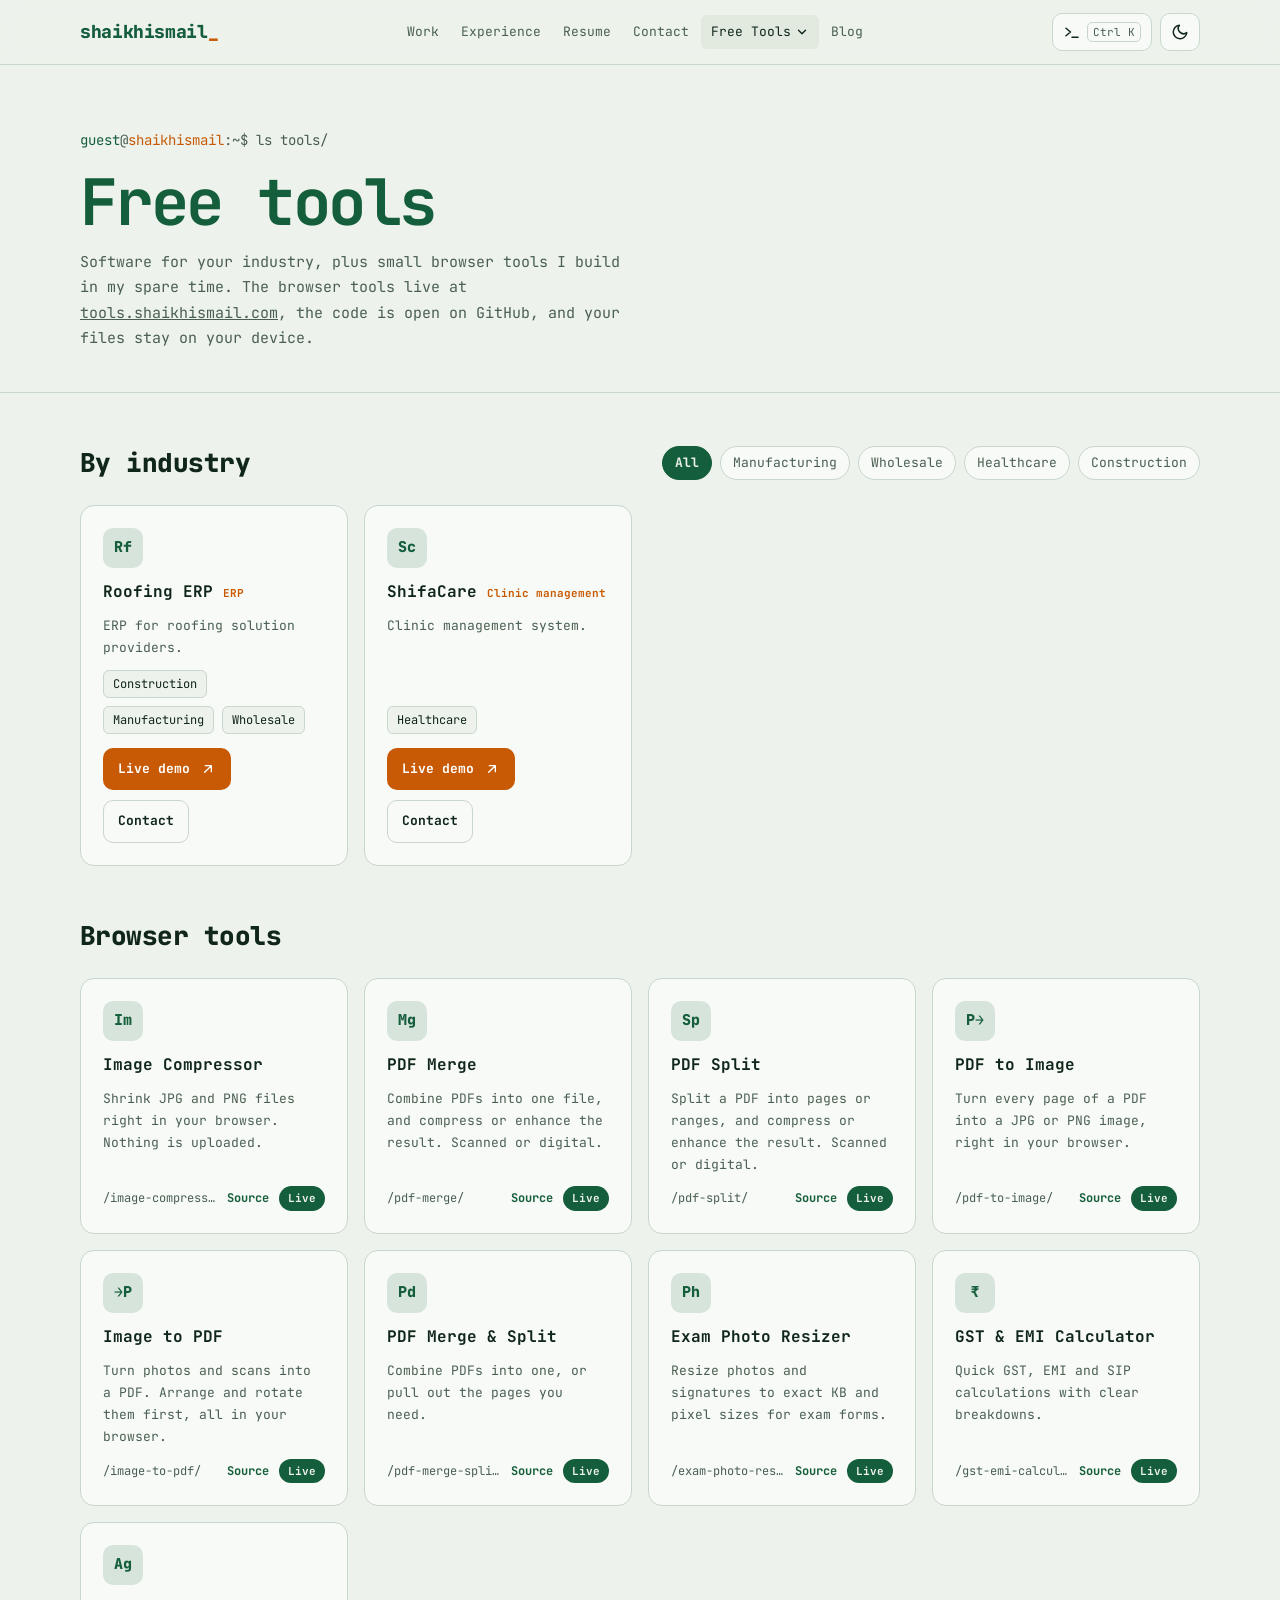
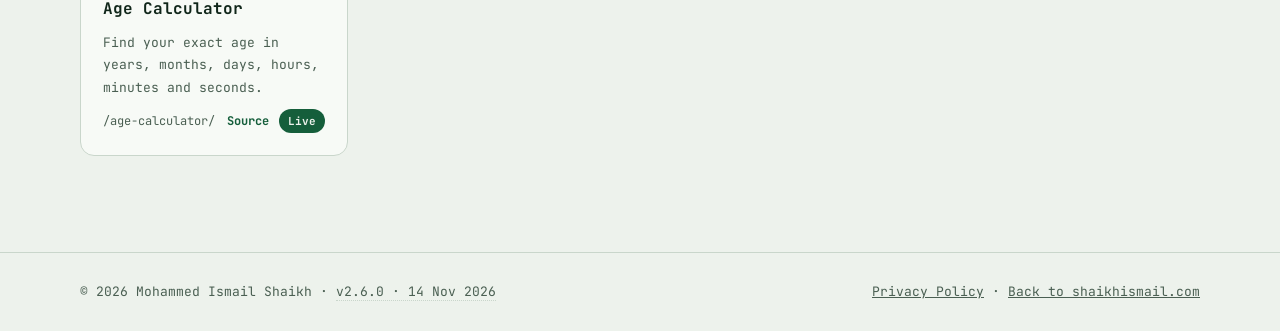
<file: site/tools/index.html>
<!DOCTYPE html>
<html lang="en">
<head>
<meta charset="UTF-8">
<meta name="viewport" content="width=device-width, initial-scale=1, viewport-fit=cover">
<title>Free Tools — Ismail Shaikh</title>
<meta name="claude:viewport-fit-sides" content="cover">
<meta name="description" content="Small, free browser tools by Ismail Shaikh. Files stay on your device.">
<link rel="canonical" href="https://shaikhismail.com/tools/">
<meta name="theme-color" content="#155E3B">
<link rel="icon" href="data:image/svg+xml,<svg xmlns='http://www.w3.org/2000/svg' viewBox='0 0 100 100'><rect width='100' height='100' rx='22' fill='%23155E3B'/><text x='50' y='68' font-size='58' text-anchor='middle' fill='%23F5821F' font-family='monospace' font-weight='bold'>i</text></svg>">
<link rel="preconnect" href="https://fonts.googleapis.com">
<link rel="preconnect" href="https://fonts.gstatic.com" crossorigin>
<link href="https://fonts.googleapis.com/css2?family=JetBrains+Mono:wght@300;400;500;700;800&display=swap" rel="stylesheet">
<script>
  (function () {
    try {
      var t = localStorage.getItem('theme');
      if (t === 'light' || t === 'dark') document.documentElement.setAttribute('data-theme', t);
    } catch (e) {}
  })();
</script>
<link rel="stylesheet" href="../assets/css/site.css?v=2.6.0">
</head>
<body data-base="../">

<header class="site">
  <nav class="wrap nav" aria-label="Main">
    <a href="../" class="logo"><span>shaikhismail</span><i>_</i></a>
    <ul id="menu">
      <li><a href="../#work">Work</a></li>
      <li><a href="../#experience">Experience</a></li>
      <li><a href="../#resume">Resume</a></li>
      <li><a href="../#contact">Contact</a></li>
      <li class="has-drop" id="toolsNav"><a href="./" aria-current="page">Free Tools</a></li>
      <li><a href="../blog/">Blog</a></li>
    </ul>
    <div class="nav-right">
      <button class="icon-btn cmd-btn" id="cmdBtn" aria-label="Open command menu">
        <svg viewBox="0 0 24 24" fill="none" stroke="currentColor" stroke-width="2" stroke-linecap="round" stroke-linejoin="round"><path d="M4 17l6-5-6-5M12 19h8"/></svg>
        <span class="kbd lbl">Ctrl K</span>
      </button>
      <button class="icon-btn" id="themeBtn" aria-label="Switch light or dark theme">
        <svg class="i-moon" viewBox="0 0 24 24" fill="none" stroke="currentColor" stroke-width="2" stroke-linecap="round" stroke-linejoin="round"><path d="M21 12.8A9 9 0 1 1 11.2 3a7 7 0 0 0 9.8 9.8z"/></svg>
        <svg class="i-sun" viewBox="0 0 24 24" fill="none" stroke="currentColor" stroke-width="2" stroke-linecap="round"><circle cx="12" cy="12" r="4"/><path d="M12 2v2M12 20v2M4.9 4.9l1.4 1.4M17.7 17.7l1.4 1.4M2 12h2M20 12h2M4.9 19.1l1.4-1.4M17.7 6.3l1.4-1.4"/></svg>
      </button>
      <button class="icon-btn menu-btn" id="menuBtn" aria-label="Open menu" aria-expanded="false" aria-controls="menu">
        <svg viewBox="0 0 24 24" fill="none" stroke="currentColor" stroke-width="2" stroke-linecap="round"><path d="M4 7h16M4 12h16M4 17h16"/></svg>
      </button>
    </div>
  </nav>
</header>

<main>
  <section class="page-hero">
    <div class="wrap">
      <div class="prompt" aria-hidden="true"><span class="u">guest</span>@<span class="d">shaikhismail</span>:~$ ls tools/</div>
      <h1>Free tools</h1>
      <p>Software for your industry, plus small browser tools I build in my spare time. The browser tools live at <a href="https://tools.shaikhismail.com/" target="_blank" rel="noopener">tools.shaikhismail.com</a>, the code is open on GitHub, and your files stay on your device.</p>
    </div>
  </section>
  <section class="tools-sec" id="industry">
    <div class="wrap">
      <div class="tools-head">
        <h2>By industry</h2>
        <div class="chips" id="industryChips" role="group" aria-label="Filter by industry"></div>
      </div>
      <div class="tools-grid" id="industryGrid"></div>
    </div>
  </section>
  <section class="tools-sec" id="browser">
    <div class="wrap">
      <div class="tools-head"><h2>Browser tools</h2></div>
      <div class="tools-grid" id="toolsGrid"></div>
    </div>
  </section>
</main>

<footer class="site">
  <div class="wrap">
    <span>&copy; <span id="yr">2026</span> Mohammed Ismail Shaikh · <a id="ver" class="ver" href="https://github.com/mdism/mdism/blob/main/CHANGELOG.md" target="_blank" rel="noopener" title="What changed in this version">v2.6.0</a></span>
    <span><a href="../privacy/">Privacy Policy</a> · <a href="../">Back to shaikhismail.com</a></span>
  </div>
</footer>

<script src="../assets/js/tools-data.js?v=2.6.0"></script>
<script src="../assets/js/site.js?v=2.6.0"></script>
</body>
</html>
</file>
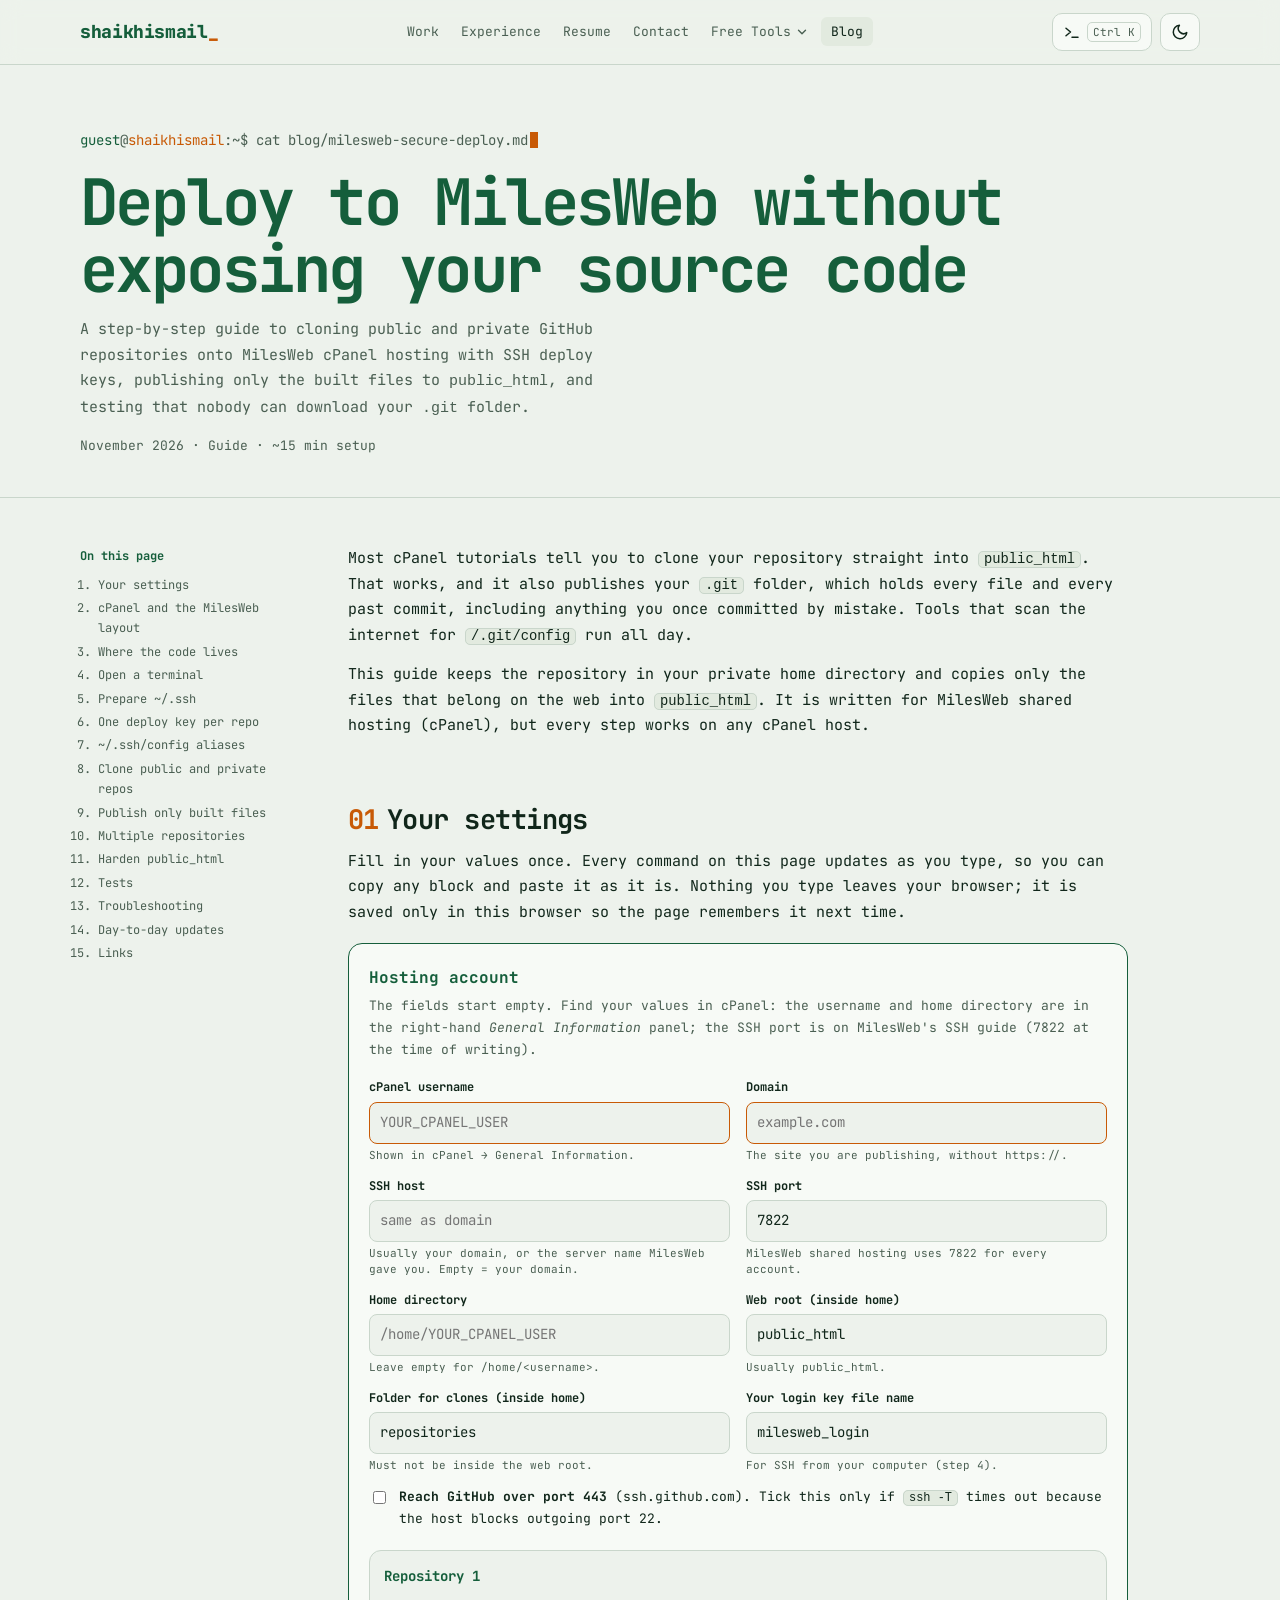
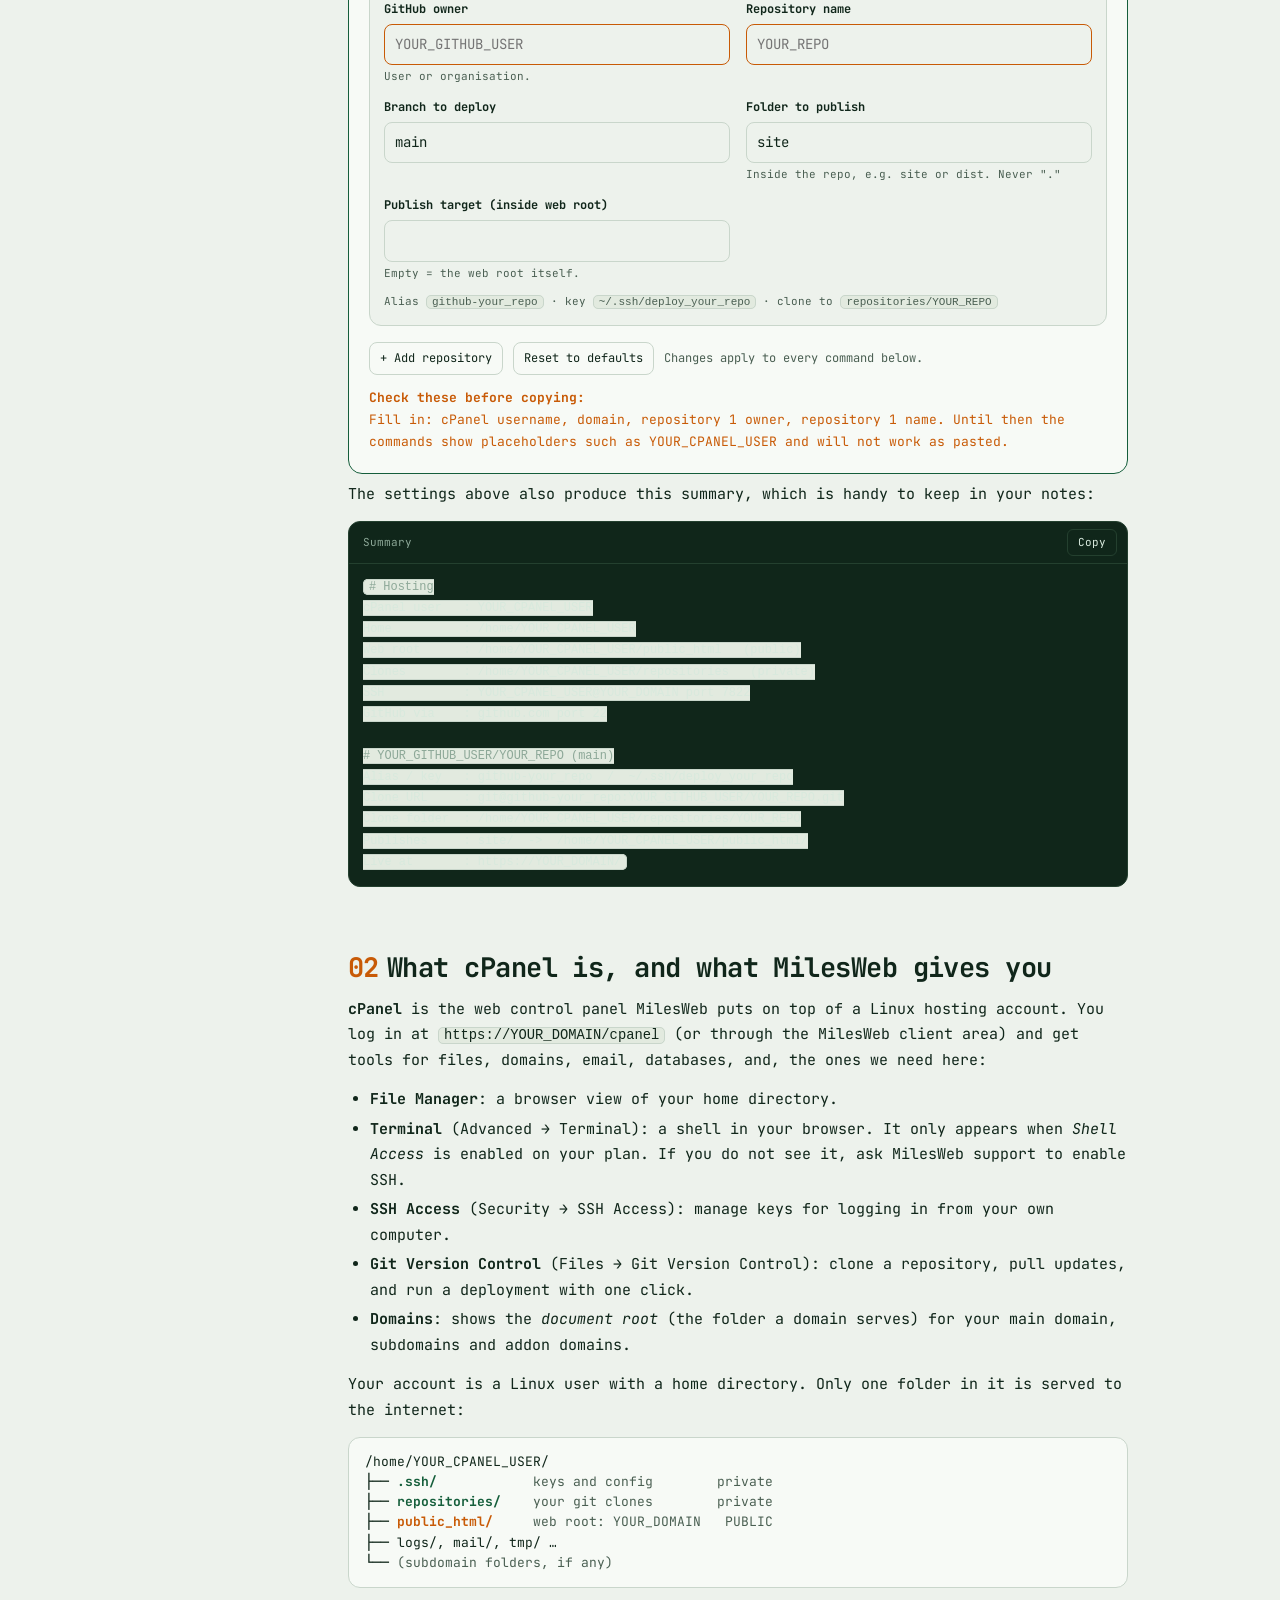
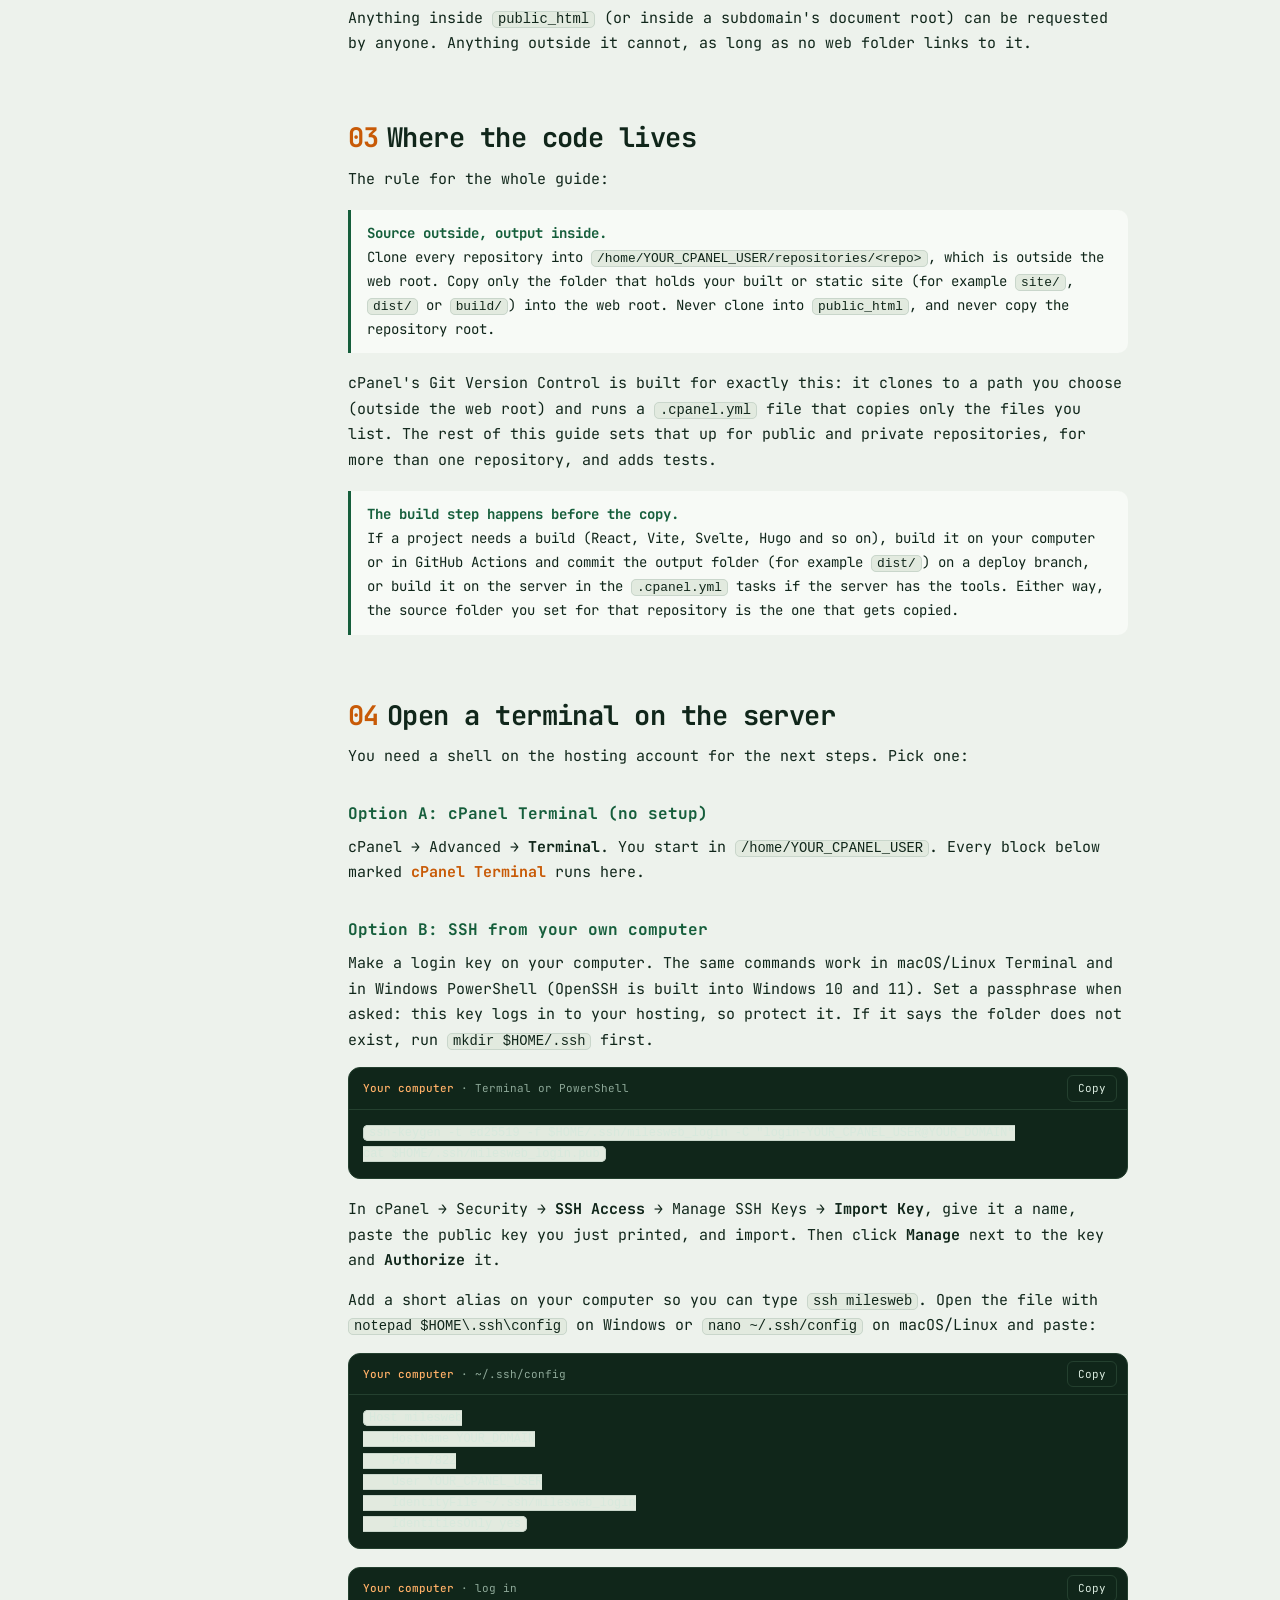
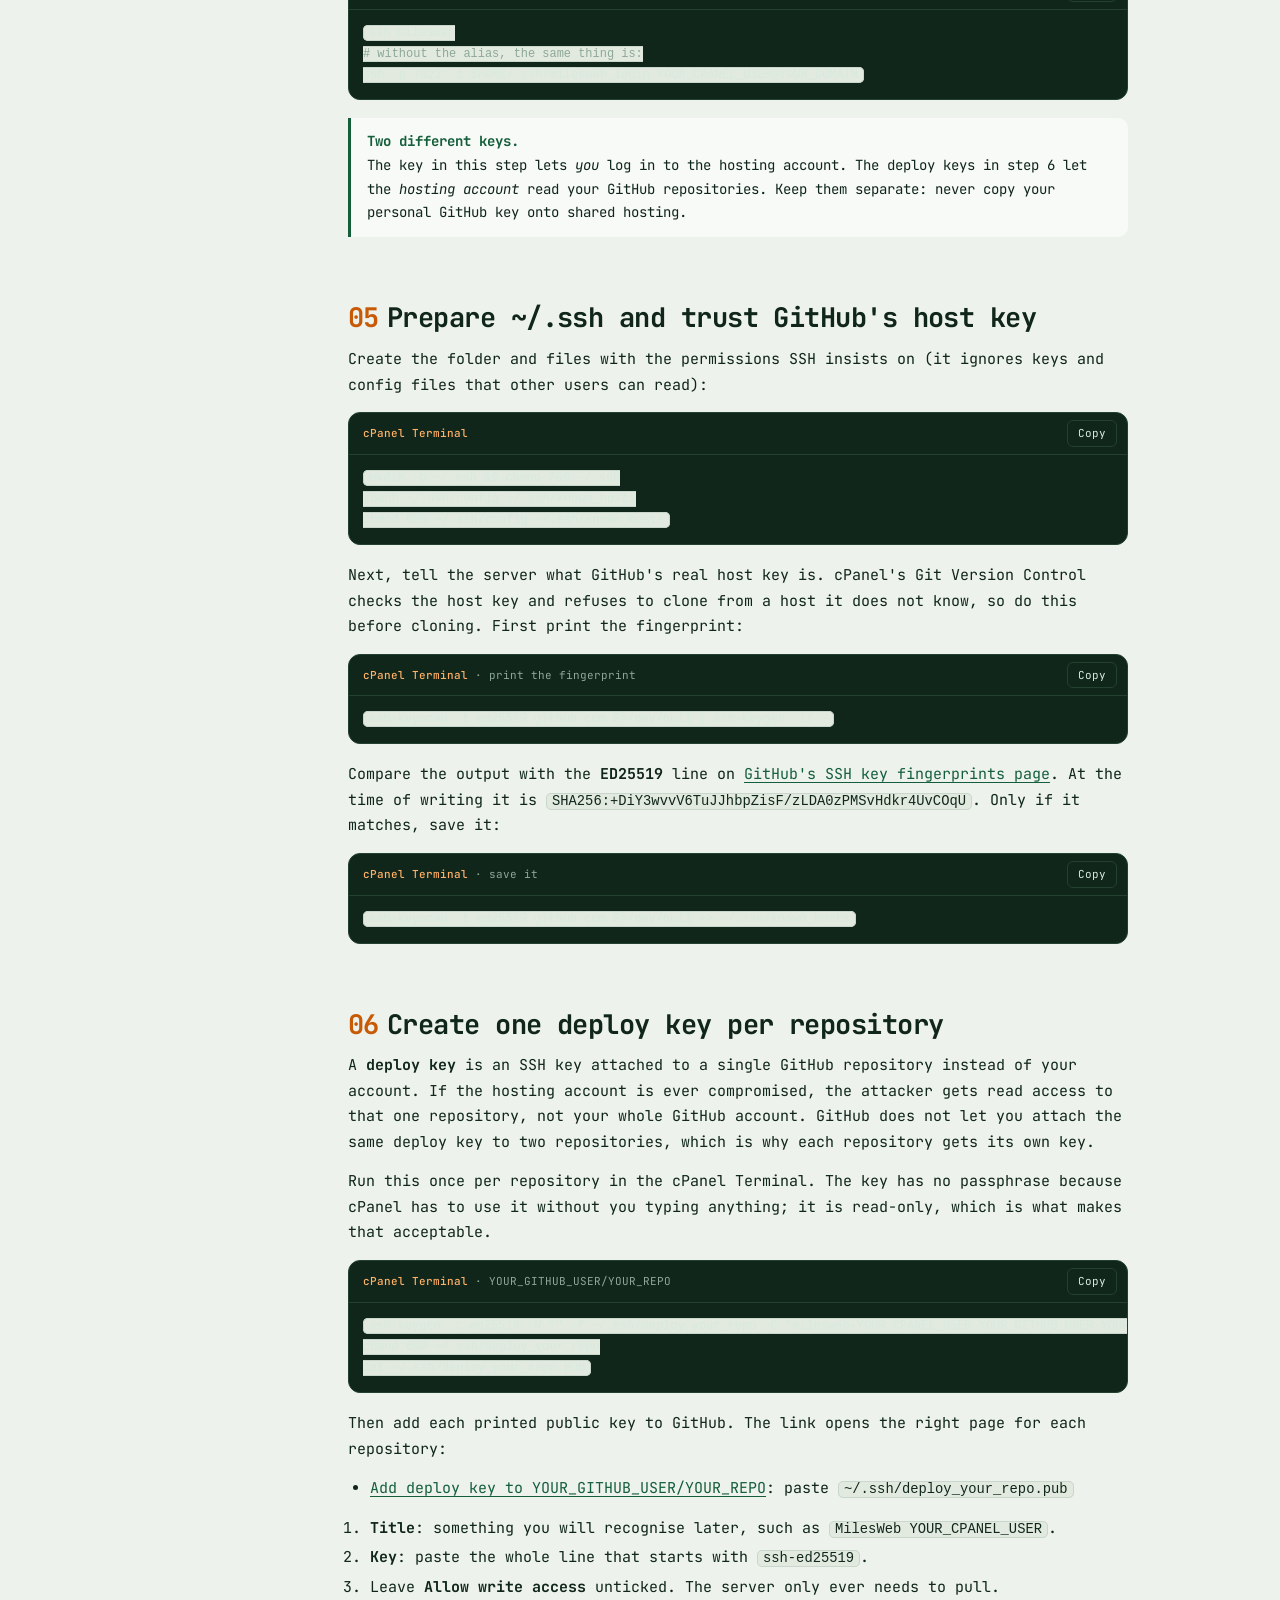
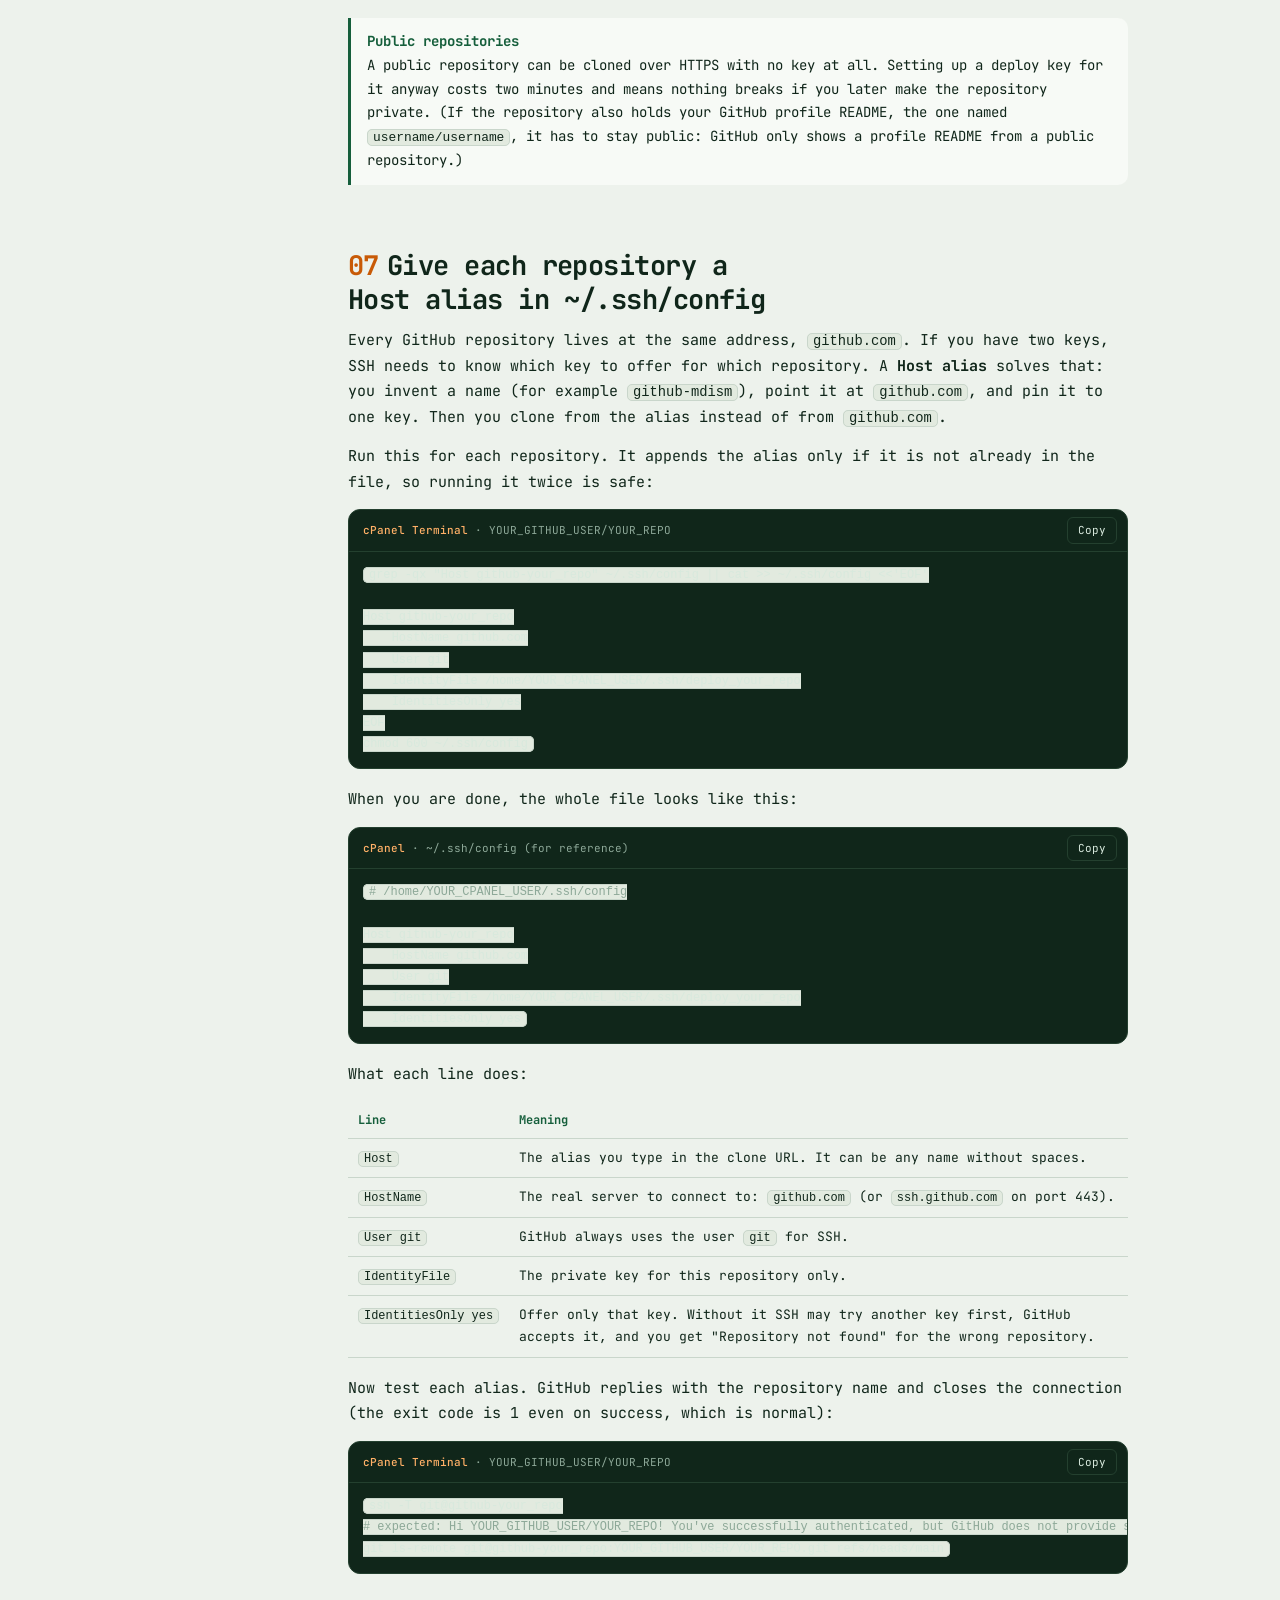
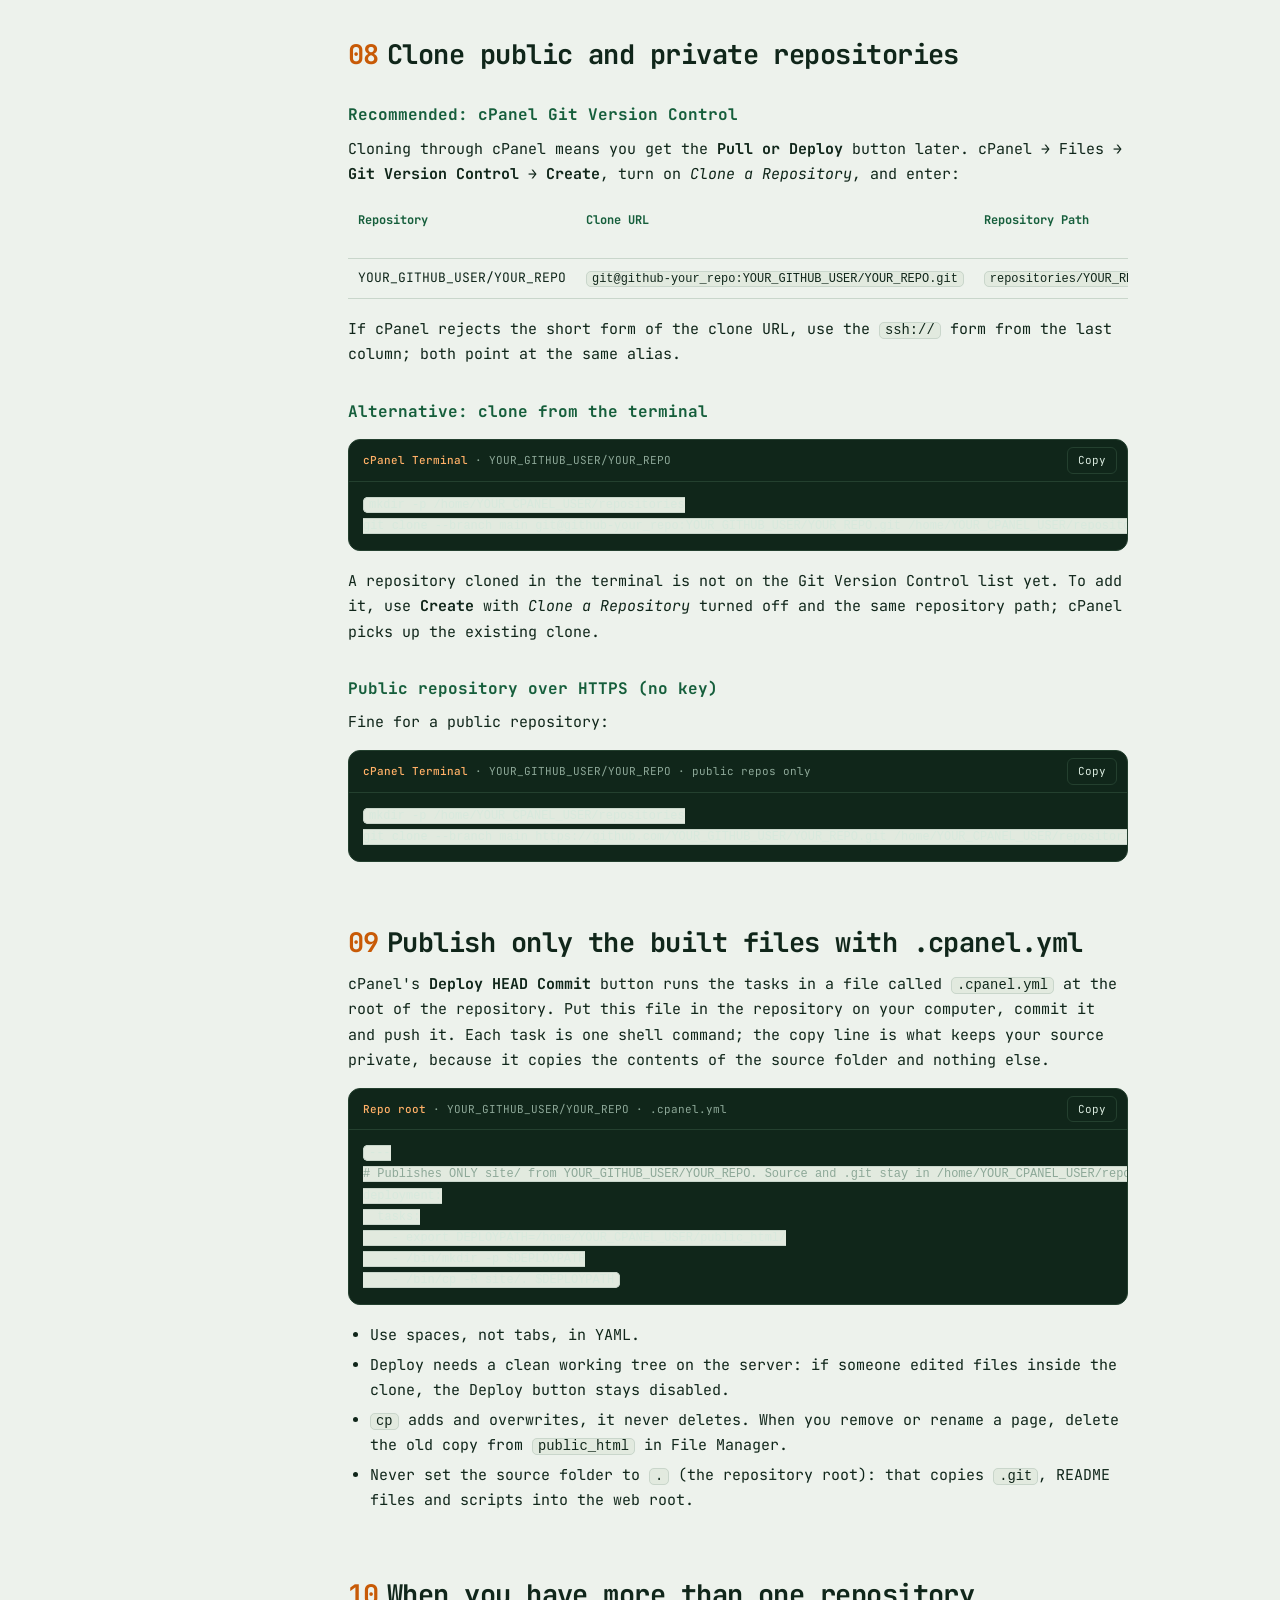
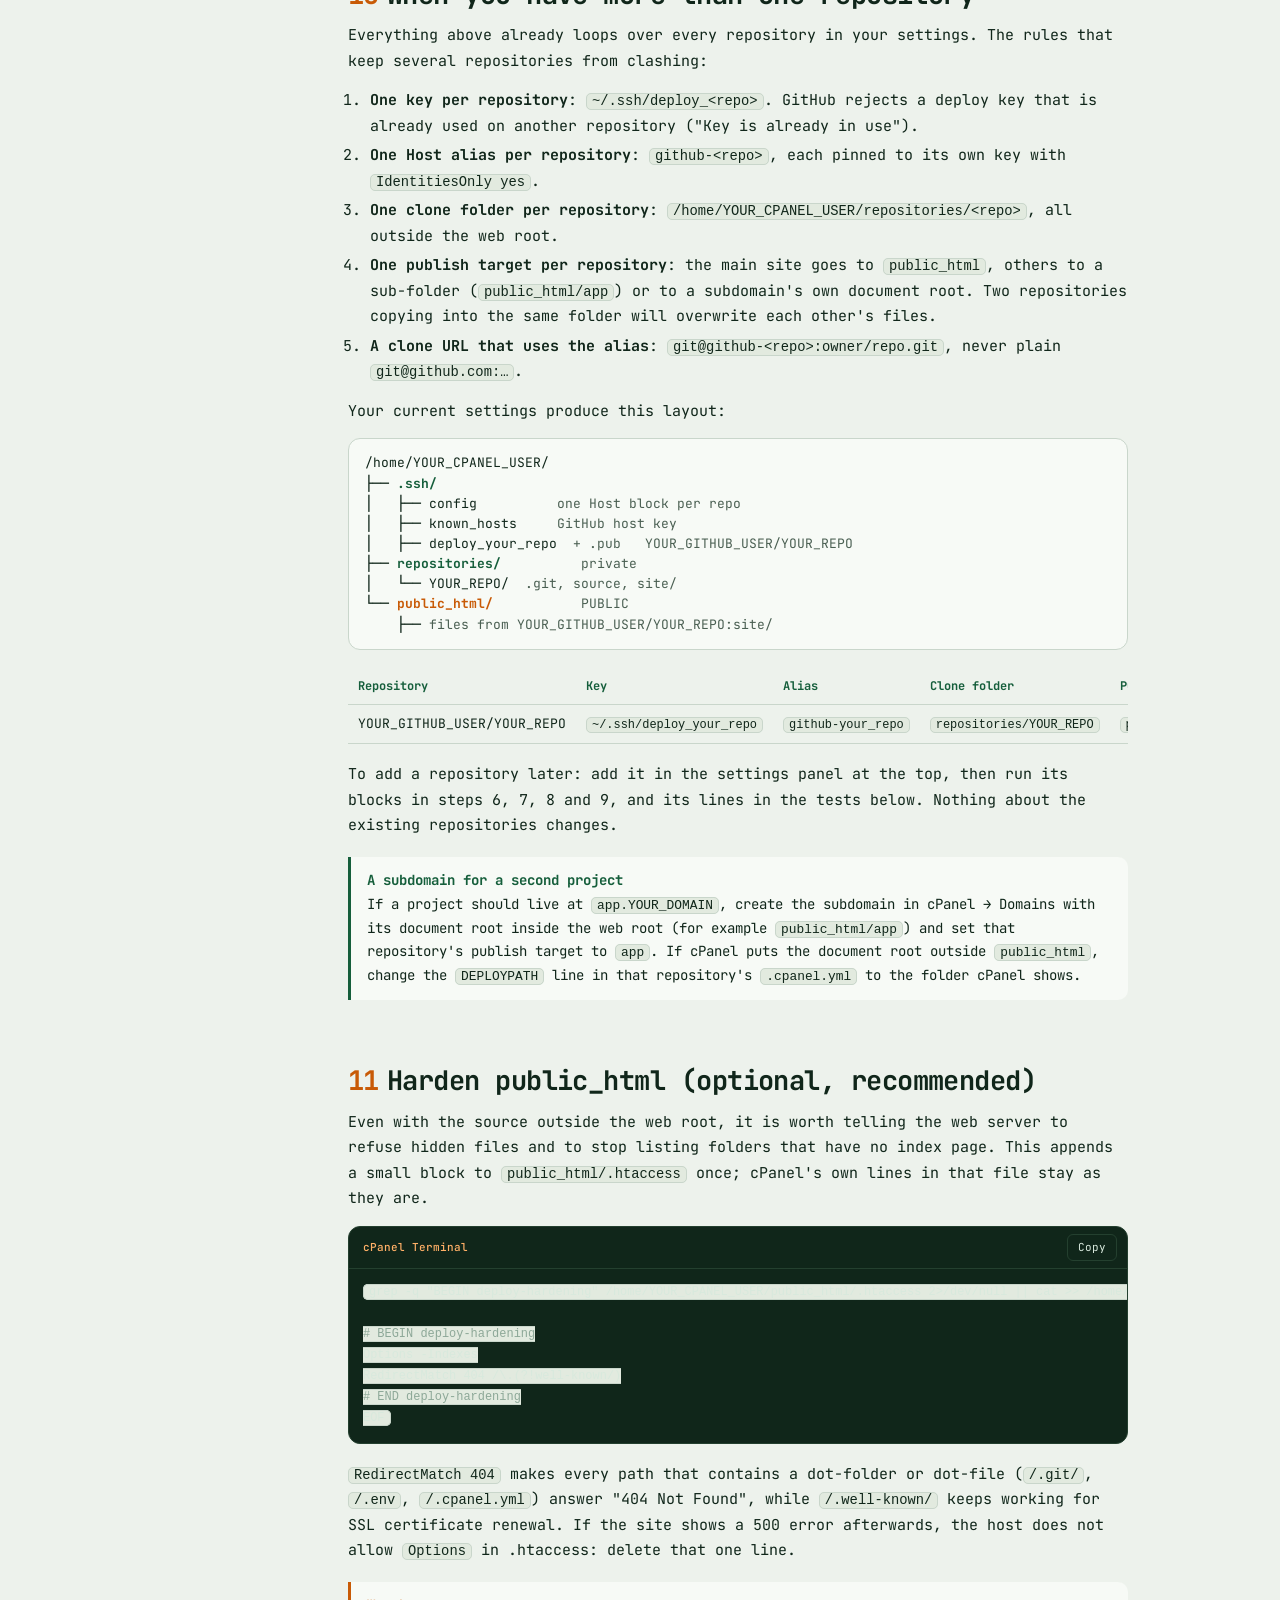
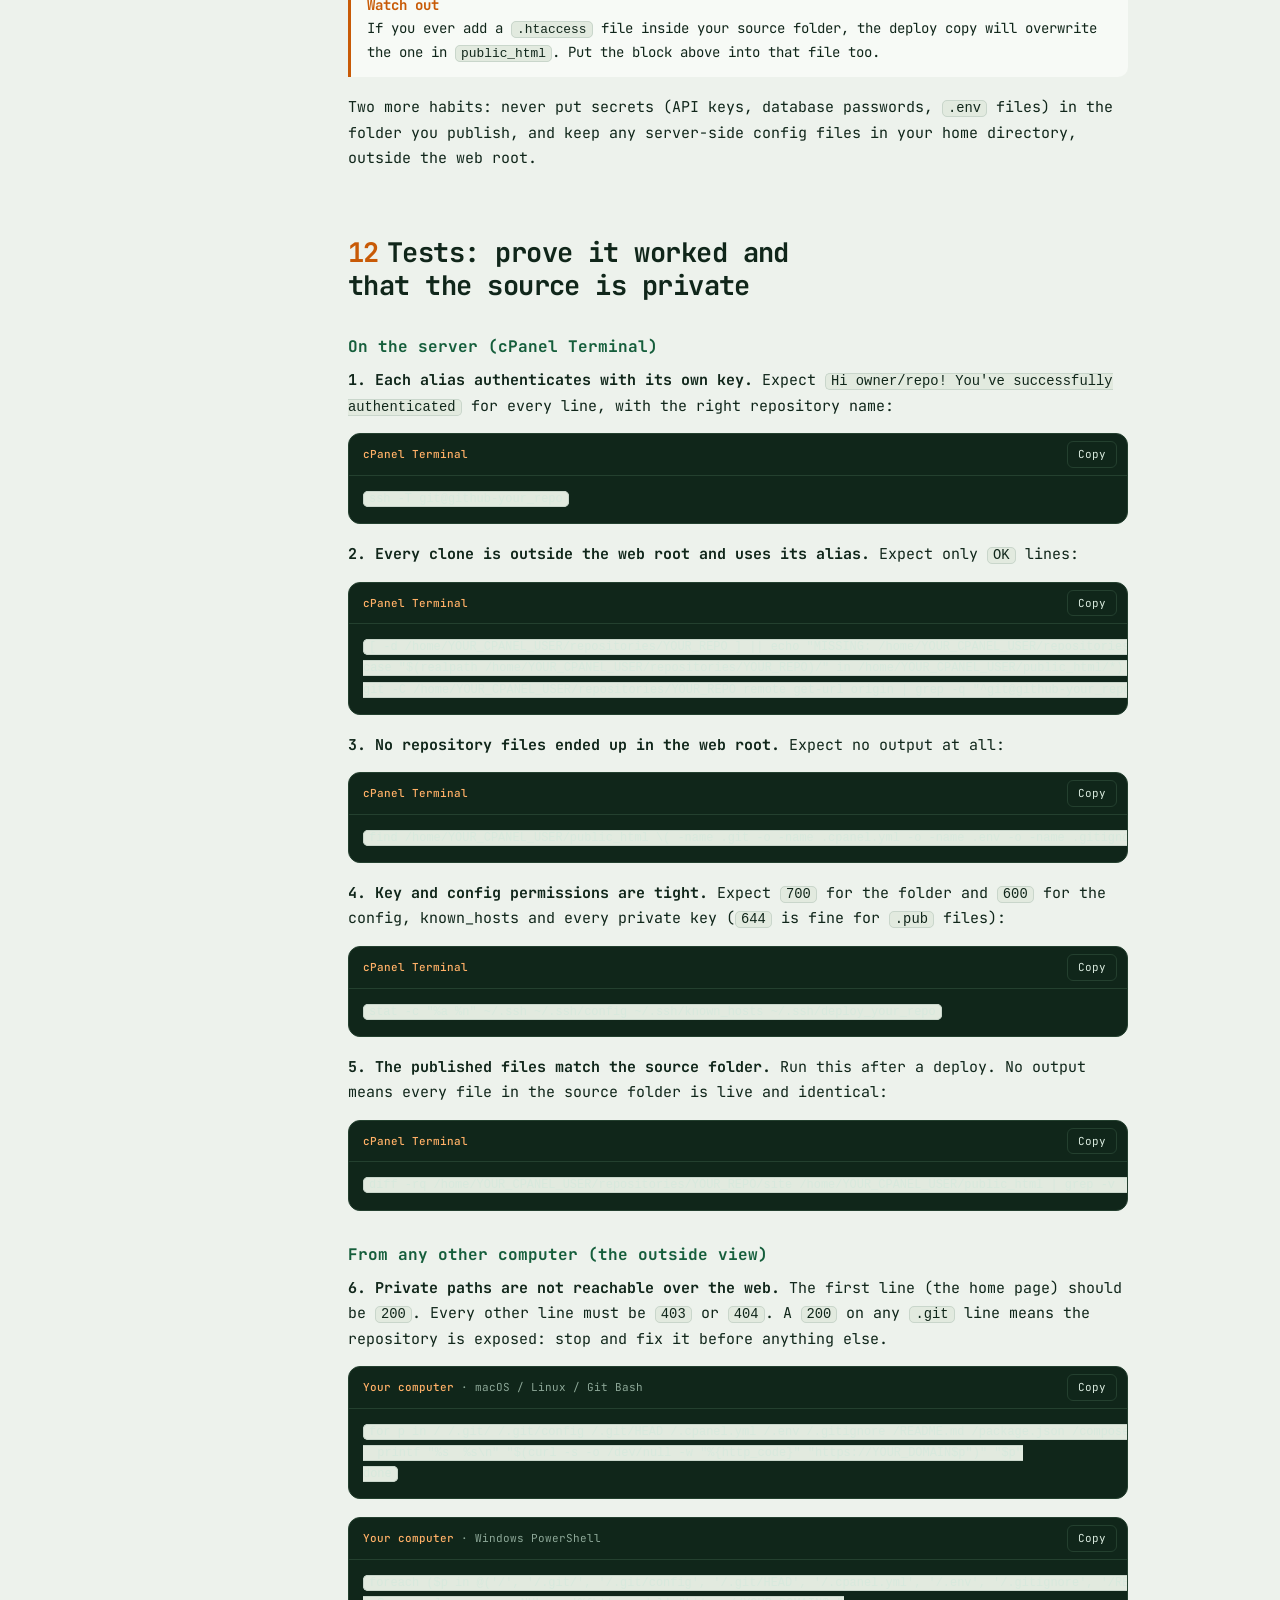
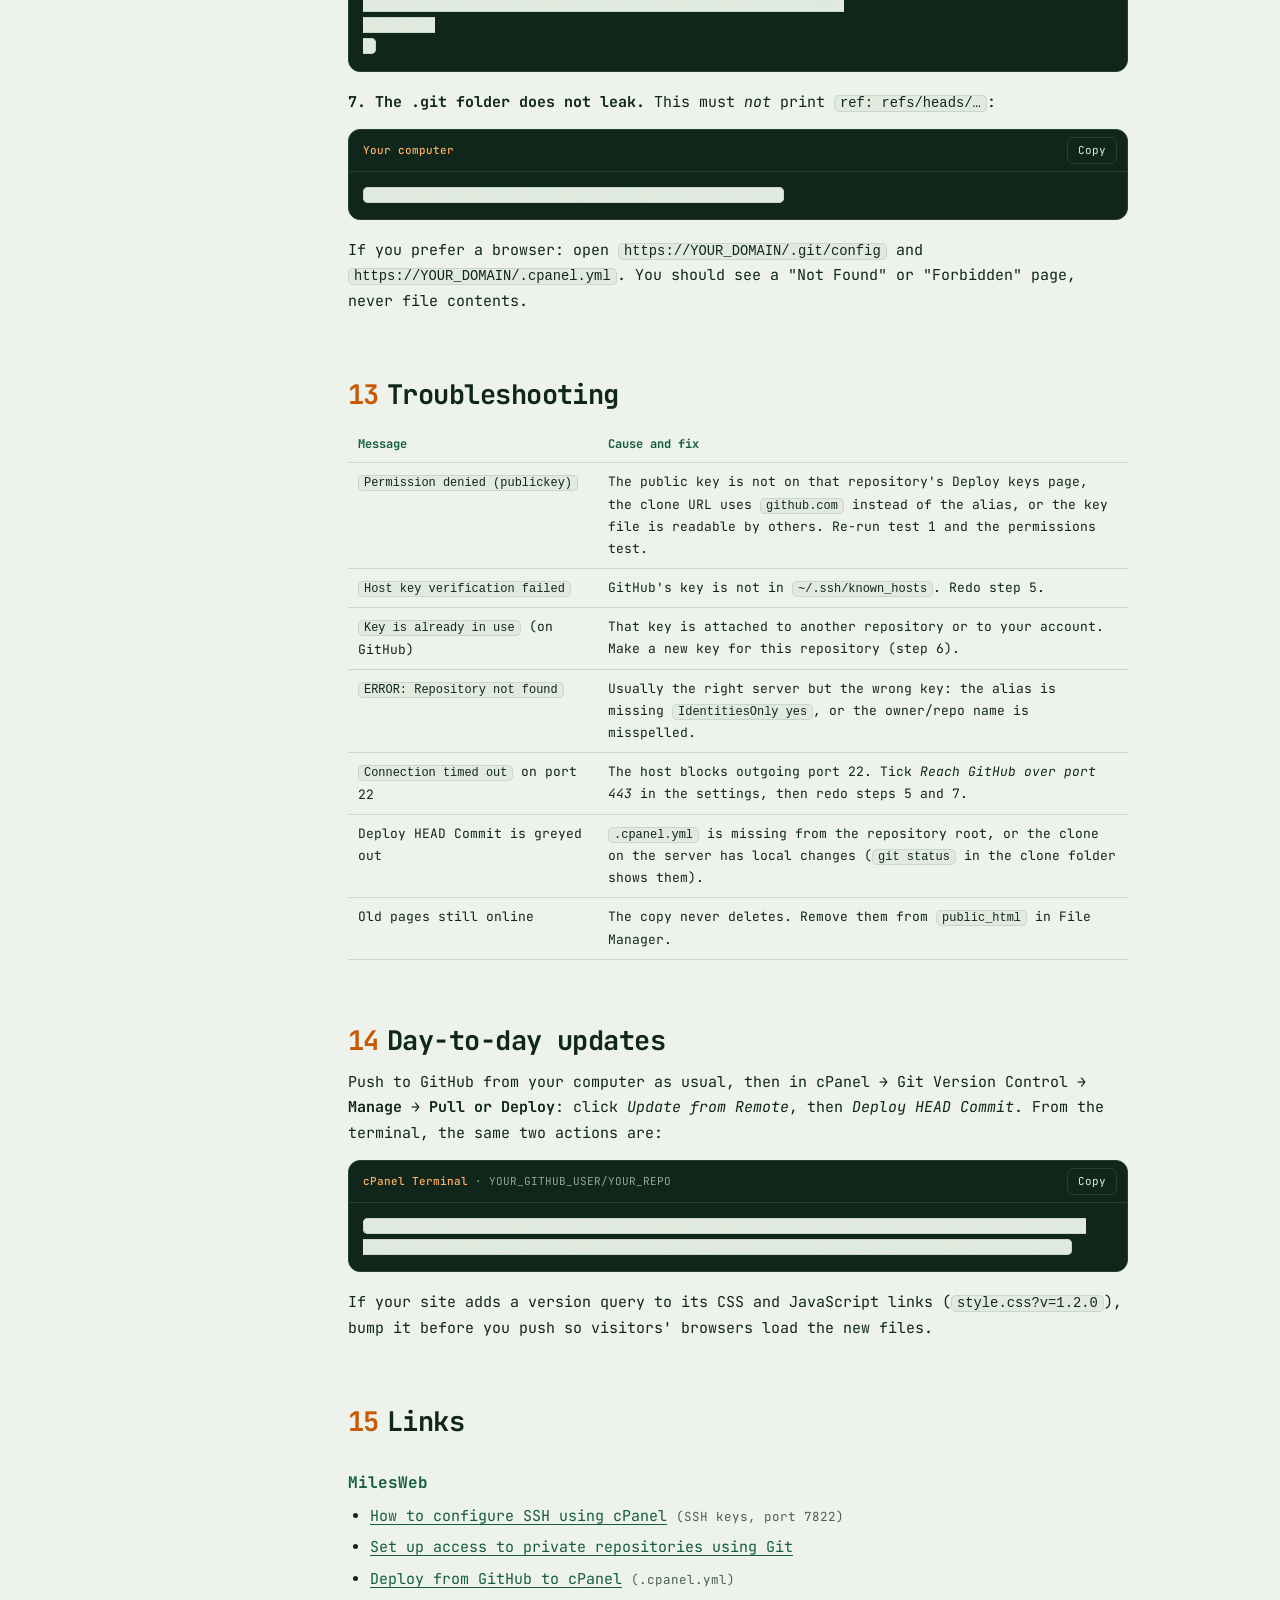
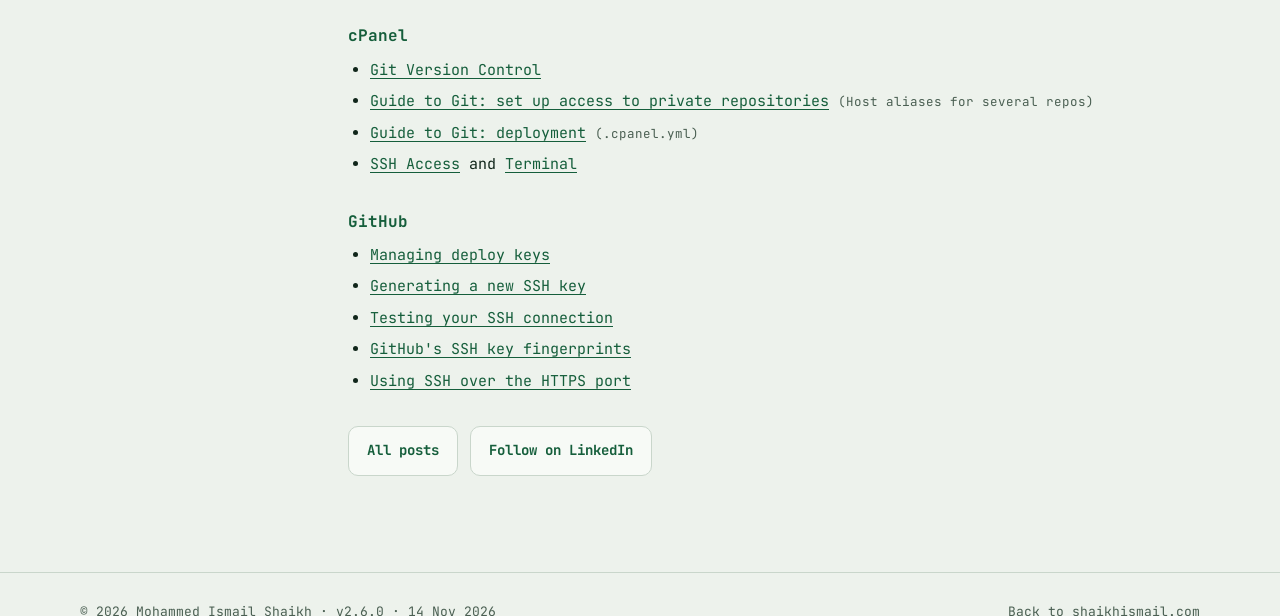
<file: site/blog/milesweb-secure-deploy/index.html>
<!DOCTYPE html>
<html lang="en">
<head>
<meta charset="UTF-8">
<meta name="viewport" content="width=device-width, initial-scale=1, viewport-fit=cover">
<title>Deploy to MilesWeb securely — Ismail Shaikh</title>
<meta name="description" content="A step-by-step, configurable guide to deploying GitHub repositories (public and private) to MilesWeb cPanel hosting with SSH deploy keys, keeping source code out of public_html.">
<link rel="canonical" href="https://shaikhismail.com/blog/milesweb-secure-deploy/">
<meta property="og:type" content="article">
<meta property="og:title" content="Deploy to MilesWeb (cPanel) without exposing your source code">
<meta property="og:description" content="Deploy keys, ~/.ssh/config aliases, multiple repos, and tests that prove your .git folder is not public.">
<meta property="og:url" content="https://shaikhismail.com/blog/milesweb-secure-deploy/">
<meta name="theme-color" content="#155E3B">
<link rel="icon" href="data:image/svg+xml,<svg xmlns='http://www.w3.org/2000/svg' viewBox='0 0 100 100'><rect width='100' height='100' rx='22' fill='%23155E3B'/><text x='50' y='68' font-size='58' text-anchor='middle' fill='%23F5821F' font-family='monospace' font-weight='bold'>i</text></svg>">
<link rel="preconnect" href="https://fonts.googleapis.com">
<link rel="preconnect" href="https://fonts.gstatic.com" crossorigin>
<link href="https://fonts.googleapis.com/css2?family=JetBrains+Mono:wght@300;400;500;700;800&display=swap" rel="stylesheet">
<script>
  (function () {
    try {
      var t = localStorage.getItem('theme');
      if (t === 'light' || t === 'dark') document.documentElement.setAttribute('data-theme', t);
    } catch (e) {}
  })();
</script>
<link rel="stylesheet" href="../../assets/css/site.css?v=2.6.0">
<style>
  /* ---------- Article layout (uses the site's colour tokens) ---------- */
  .post { padding-top: 48px; }
  .post-grid { display: grid; grid-template-columns: 220px minmax(0, 1fr); gap: 48px; align-items: start; }
  .toc { position: sticky; top: 88px; font-size: 12px; }
  .toc b { display: block; color: var(--green); margin-bottom: 8px; }
  .toc ol { margin: 0; padding-left: 18px; color: var(--ink-soft); }
  .toc li { margin: 3px 0; }
  .toc a { text-decoration: none; color: var(--ink-soft); }
  .toc a:hover { color: var(--green); }
  .article { max-width: 780px; min-width: 0; }
  .article h2 { font-size: clamp(21px, 2.6vw, 27px); letter-spacing: -.02em; line-height: 1.25; margin: 64px 0 12px; color: var(--ink); }
  .article h2 .n { color: var(--orange); margin-right: 8px; }
  .article h3 { font-size: 16px; margin: 30px 0 8px; color: var(--green); }
  .article p, .article li { color: var(--ink); }
  .article p { margin: 0 0 14px; }
  .article ul, .article ol { padding-left: 22px; margin: 0 0 14px; }
  .article li { margin: 4px 0; }
  .article a { color: var(--green); text-underline-offset: 3px; }
  .article code { font-size: .92em; background: var(--bg-alt); border: 1px solid var(--line); border-radius: 5px; padding: 0 5px; overflow-wrap: anywhere; }
  .meta-line { font-size: 13px; color: var(--ink-soft); margin-top: 14px; }
  .meta-line span + span::before { content: " · "; }

  .note { border-left: 3px solid var(--green); background: var(--surface); padding: 12px 16px; border-radius: 0 10px 10px 0; margin: 18px 0; font-size: 14px; }
  .note.warn { border-left-color: var(--orange); }
  .note b:first-child { color: var(--green); }
  .note.warn b:first-child { color: var(--orange); }
  .note p:last-child { margin-bottom: 0; }

  /* ---------- Code blocks ---------- */
  .code { background: var(--term-bg); color: var(--term-ink); border: 1px solid var(--term-line); border-radius: 12px; margin: 14px 0 18px; overflow: hidden; }
  .code-bar { display: flex; align-items: center; gap: 10px; padding: 7px 10px 7px 14px; border-bottom: 1px solid var(--term-line); font-size: 11px; color: var(--term-dim); }
  .code-bar .where { flex: 1; min-width: 0; overflow: hidden; text-overflow: ellipsis; white-space: nowrap; }
  .code-bar .where b { color: var(--term-warn); font-weight: 500; }
  .code-bar button { font: inherit; font-size: 11px; color: var(--term-ink); background: transparent; border: 1px solid var(--term-line); border-radius: 6px; padding: 3px 10px; cursor: pointer; flex-shrink: 0; }
  .code-bar button:hover { border-color: var(--term-dim); }
  .code-bar button.done { color: var(--term-ok); border-color: var(--term-ok); }
  .code pre { margin: 0; padding: 12px 14px 14px; overflow-x: auto; font: inherit; font-size: 13px; line-height: 1.6; white-space: pre; tab-size: 4; }
  .code .c { color: var(--term-dim); }
  .repo-tag { display: inline-block; font-size: 12px; font-weight: 700; color: var(--orange); margin: 18px 0 -6px; }

  /* ---------- Config panel ---------- */
  .config { border: 1.5px solid var(--green); border-radius: 14px; background: var(--surface); padding: 20px; margin: 18px 0 8px; }
  .config h3 { margin: 0 0 4px; }
  .config .hint { font-size: 13px; color: var(--ink-soft); margin: 0 0 16px; }
  .fields { display: grid; grid-template-columns: repeat(2, minmax(0, 1fr)); gap: 12px 16px; }
  .field { display: flex; flex-direction: column; gap: 4px; min-width: 0; }
  .field label { font-size: 12px; font-weight: 700; color: var(--ink); }
  .field small { font-size: 11px; color: var(--ink-soft); line-height: 1.45; }
  .field input[type=text] { font: inherit; font-size: 14px; padding: 8px 10px; border: 1px solid var(--line); border-radius: 8px; background: var(--bg); color: var(--ink); min-width: 0; width: 100%; }
  .field input[type=text]:focus { outline: 2px solid var(--green); outline-offset: 0; border-color: var(--green); }
  .field input.bad, .field input.bad:focus { border-color: var(--orange); outline-color: var(--orange); }
  .check { display: flex; gap: 10px; align-items: flex-start; font-size: 13px; grid-column: 1 / -1; }
  .check input { margin-top: 5px; accent-color: var(--green); }
  .repos { margin-top: 20px; display: grid; gap: 14px; }
  .repo-card { border: 1px solid var(--line); border-radius: 12px; padding: 14px; background: var(--bg); }
  .repo-card header { display: flex; justify-content: space-between; align-items: center; gap: 10px; margin-bottom: 10px; }
  .repo-card header b { color: var(--green); font-size: 14px; overflow-wrap: anywhere; }
  .repo-card .derived { font-size: 11px; color: var(--ink-soft); margin-top: 10px; overflow-wrap: anywhere; }
  .repo-card .derived code { font-size: 11px; }
  .small-btn { font: inherit; font-size: 12px; padding: 5px 10px; border-radius: 8px; border: 1px solid var(--line); background: var(--surface); color: var(--ink); cursor: pointer; }
  .small-btn:hover { border-color: var(--green); color: var(--green); }
  .config-actions { display: flex; flex-wrap: wrap; gap: 10px; margin-top: 16px; align-items: center; }
  .config-actions span { font-size: 12px; color: var(--ink-soft); }
  .problems { margin-top: 12px; font-size: 13px; color: var(--orange); }
  .problems:empty { display: none; }

  /* ---------- Diagram / tables ---------- */
  .tree { font-size: 13px; line-height: 1.55; background: var(--surface); border: 1px solid var(--line); border-radius: 12px; padding: 14px 16px; overflow-x: auto; white-space: pre; margin: 14px 0 18px; }
  .tree .pub { color: var(--orange); font-weight: 700; }
  .tree .priv { color: var(--green); font-weight: 700; }
  .tree .c { color: var(--ink-soft); }
  .tbl-wrap { overflow-x: auto; margin: 14px 0 18px; }
  table.t { border-collapse: collapse; width: 100%; font-size: 13px; }
  table.t th, table.t td { text-align: left; padding: 8px 10px; border-bottom: 1px solid var(--line); vertical-align: top; }
  table.t th { color: var(--green); font-size: 12px; }
  table.t td code { white-space: nowrap; }
  .links-list li { margin: 6px 0; }
  .links-list small { color: var(--ink-soft); }

  @media (max-width: 960px) {
    .post-grid { grid-template-columns: minmax(0, 1fr); gap: 8px; }
    .toc { position: static; border: 1px solid var(--line); border-radius: 12px; padding: 14px 16px; background: var(--surface); }
  }
  @media (max-width: 600px) {
    .fields { grid-template-columns: minmax(0, 1fr); }
    .config { padding: 16px 14px; }
    .wrap { padding-left: max(16px, env(safe-area-inset-left, 0px)); padding-right: max(16px, env(safe-area-inset-right, 0px)); }
    .code pre { font-size: 12px; }
  }
</style>
</head>
<body data-base="../../">

<header class="site">
  <nav class="wrap nav" aria-label="Main">
    <a href="../../" class="logo"><span>shaikhismail</span><i>_</i></a>
    <ul id="menu">
      <li><a href="../../#work">Work</a></li>
      <li><a href="../../#experience">Experience</a></li>
      <li><a href="../../#resume">Resume</a></li>
      <li><a href="../../#contact">Contact</a></li>
      <li class="has-drop" id="toolsNav"><a href="../../tools/">Free Tools</a></li>
      <li><a href="../" aria-current="page">Blog</a></li>
    </ul>
    <div class="nav-right">
      <button class="icon-btn cmd-btn" id="cmdBtn" aria-label="Open command menu">
        <svg viewBox="0 0 24 24" fill="none" stroke="currentColor" stroke-width="2" stroke-linecap="round" stroke-linejoin="round"><path d="M4 17l6-5-6-5M12 19h8"/></svg>
        <span class="kbd lbl">Ctrl K</span>
      </button>
      <button class="icon-btn" id="themeBtn" aria-label="Switch light or dark theme">
        <svg class="i-moon" viewBox="0 0 24 24" fill="none" stroke="currentColor" stroke-width="2" stroke-linecap="round" stroke-linejoin="round"><path d="M21 12.8A9 9 0 1 1 11.2 3a7 7 0 0 0 9.8 9.8z"/></svg>
        <svg class="i-sun" viewBox="0 0 24 24" fill="none" stroke="currentColor" stroke-width="2" stroke-linecap="round"><circle cx="12" cy="12" r="4"/><path d="M12 2v2M12 20v2M4.9 4.9l1.4 1.4M17.7 17.7l1.4 1.4M2 12h2M20 12h2M4.9 19.1l1.4-1.4M17.7 6.3l1.4-1.4"/></svg>
      </button>
      <button class="icon-btn menu-btn" id="menuBtn" aria-label="Open menu" aria-expanded="false" aria-controls="menu">
        <svg viewBox="0 0 24 24" fill="none" stroke="currentColor" stroke-width="2" stroke-linecap="round"><path d="M4 7h16M4 12h16M4 17h16"/></svg>
      </button>
    </div>
  </nav>
</header>

<main>
  <section class="page-hero">
    <div class="wrap">
      <div class="prompt" aria-hidden="true"><span class="u">guest</span>@<span class="d">shaikhismail</span>:~$ cat blog/milesweb-secure-deploy.md<span class="caret"></span></div>
      <h1>Deploy to MilesWeb without exposing your source code</h1>
      <p>A step-by-step guide to cloning public and private GitHub repositories onto MilesWeb cPanel hosting with SSH deploy keys, publishing only the built files to <code>public_html</code>, and testing that nobody can download your <code>.git</code> folder.</p>
      <div class="meta-line"><span>November 2026</span><span>Guide</span><span>~15 min setup</span></div>
    </div>
  </section>

  <section class="post">
    <div class="wrap post-grid">
      <nav class="toc" aria-label="On this page">
        <b>On this page</b>
        <ol>
          <li><a href="#config">Your settings</a></li>
          <li><a href="#cpanel">cPanel and the MilesWeb layout</a></li>
          <li><a href="#where">Where the code lives</a></li>
          <li><a href="#terminal">Open a terminal</a></li>
          <li><a href="#prepare">Prepare ~/.ssh</a></li>
          <li><a href="#keys">One deploy key per repo</a></li>
          <li><a href="#sshconfig">~/.ssh/config aliases</a></li>
          <li><a href="#clone">Clone public and private repos</a></li>
          <li><a href="#deploy">Publish only built files</a></li>
          <li><a href="#multi">Multiple repositories</a></li>
          <li><a href="#harden">Harden public_html</a></li>
          <li><a href="#tests">Tests</a></li>
          <li><a href="#trouble">Troubleshooting</a></li>
          <li><a href="#updates">Day-to-day updates</a></li>
          <li><a href="#links">Links</a></li>
        </ol>
      </nav>

      <article class="article">
        <p>Most cPanel tutorials tell you to clone your repository straight into <code>public_html</code>. That works, and it also publishes your <code>.git</code> folder, which holds every file and every past commit, including anything you once committed by mistake. Tools that scan the internet for <code>/.git/config</code> run all day.</p>
        <p>This guide keeps the repository in your private home directory and copies only the files that belong on the web into <code>public_html</code>. It is written for MilesWeb shared hosting (cPanel), but every step works on any cPanel host.</p>

        <!-- ================= 1. CONFIG ================= -->
        <h2 id="config"><span class="n">01</span>Your settings</h2>
        <p>Fill in your values once. Every command on this page updates as you type, so you can copy any block and paste it as it is. Nothing you type leaves your browser; it is saved only in this browser so the page remembers it next time.</p>

        <div class="config" id="configPanel">
          <h3>Hosting account</h3>
          <p class="hint">The fields start empty. Find your values in cPanel: the username and home directory are in the right-hand <em>General Information</em> panel; the SSH port is on MilesWeb's SSH guide (7822 at the time of writing).</p>
          <div class="fields" id="hostFields"></div>
          <div class="repos" id="repoCards"></div>
          <div class="config-actions">
            <button class="small-btn" type="button" id="addRepo">+ Add repository</button>
            <button class="small-btn" type="button" id="resetCfg">Reset to defaults</button>
            <span>Changes apply to every command below.</span>
          </div>
          <div class="problems" id="problems" role="status" aria-live="polite"></div>
        </div>
        <noscript><div class="note warn"><b>JavaScript is off.</b> The commands below are filled in from the settings panel, which needs JavaScript. Turn it on to see them.</div></noscript>

        <p>The settings above also produce this summary, which is handy to keep in your notes:</p>
        <div class="code" data-t="summary"></div>

        <!-- ================= 2. CPANEL ================= -->
        <h2 id="cpanel"><span class="n">02</span>What cPanel is, and what MilesWeb gives you</h2>
        <p><strong>cPanel</strong> is the web control panel MilesWeb puts on top of a Linux hosting account. You log in at <code>https://<span data-v="domain"></span>/cpanel</code> (or through the MilesWeb client area) and get tools for files, domains, email, databases, and, the ones we need here:</p>
        <ul>
          <li><strong>File Manager</strong>: a browser view of your home directory.</li>
          <li><strong>Terminal</strong> (Advanced → Terminal): a shell in your browser. It only appears when <em>Shell Access</em> is enabled on your plan. If you do not see it, ask MilesWeb support to enable SSH.</li>
          <li><strong>SSH Access</strong> (Security → SSH Access): manage keys for logging in from your own computer.</li>
          <li><strong>Git Version Control</strong> (Files → Git Version Control): clone a repository, pull updates, and run a deployment with one click.</li>
          <li><strong>Domains</strong>: shows the <em>document root</em> (the folder a domain serves) for your main domain, subdomains and addon domains.</li>
        </ul>
        <p>Your account is a Linux user with a home directory. Only one folder in it is served to the internet:</p>
        <div class="tree" id="treeBasic"></div>
        <p>Anything inside <code>public_html</code> (or inside a subdomain's document root) can be requested by anyone. Anything outside it cannot, as long as no web folder links to it.</p>

        <!-- ================= 3. WHERE ================= -->
        <h2 id="where"><span class="n">03</span>Where the code lives</h2>
        <p>The rule for the whole guide:</p>
        <div class="note"><b>Source outside, output inside.</b>
          <p>Clone every repository into <code><span data-v="reposAbs"></span>/&lt;repo&gt;</code>, which is outside the web root. Copy only the folder that holds your built or static site (for example <code>site/</code>, <code>dist/</code> or <code>build/</code>) into the web root. Never clone into <code>public_html</code>, and never copy the repository root.</p>
        </div>
        <p>cPanel's Git Version Control is built for exactly this: it clones to a path you choose (outside the web root) and runs a <code>.cpanel.yml</code> file that copies only the files you list. The rest of this guide sets that up for public and private repositories, for more than one repository, and adds tests.</p>
        <div class="note"><b>The build step happens before the copy.</b>
          <p>If a project needs a build (React, Vite, Svelte, Hugo and so on), build it on your computer or in GitHub Actions and commit the output folder (for example <code>dist/</code>) on a deploy branch, or build it on the server in the <code>.cpanel.yml</code> tasks if the server has the tools. Either way, the source folder you set for that repository is the one that gets copied.</p>
        </div>

        <!-- ================= 4. TERMINAL ================= -->
        <h2 id="terminal"><span class="n">04</span>Open a terminal on the server</h2>
        <p>You need a shell on the hosting account for the next steps. Pick one:</p>
        <h3>Option A: cPanel Terminal (no setup)</h3>
        <p>cPanel → Advanced → <strong>Terminal</strong>. You start in <code><span data-v="homeAbs"></span></code>. Every block below marked <b style="color:var(--orange)">cPanel Terminal</b> runs here.</p>
        <h3>Option B: SSH from your own computer</h3>
        <p>Make a login key on your computer. The same commands work in macOS/Linux Terminal and in Windows PowerShell (OpenSSH is built into Windows 10 and 11). Set a passphrase when asked: this key logs in to your hosting, so protect it. If it says the folder does not exist, run <code>mkdir $HOME/.ssh</code> first.</p>
        <div class="code" data-t="laptopKey"></div>
        <p>In cPanel → Security → <strong>SSH Access</strong> → Manage SSH Keys → <strong>Import Key</strong>, give it a name, paste the public key you just printed, and import. Then click <strong>Manage</strong> next to the key and <strong>Authorize</strong> it.</p>
        <p>Add a short alias on your computer so you can type <code>ssh milesweb</code>. Open the file with <code>notepad $HOME\.ssh\config</code> on Windows or <code>nano ~/.ssh/config</code> on macOS/Linux and paste:</p>
        <div class="code" data-t="laptopConfig"></div>
        <div class="code" data-t="laptopLogin"></div>
        <div class="note"><b>Two different keys.</b>
          <p>The key in this step lets <em>you</em> log in to the hosting account. The deploy keys in step 6 let the <em>hosting account</em> read your GitHub repositories. Keep them separate: never copy your personal GitHub key onto shared hosting.</p>
        </div>

        <!-- ================= 5. PREPARE ================= -->
        <h2 id="prepare"><span class="n">05</span>Prepare ~/.ssh and trust GitHub's host key</h2>
        <p>Create the folder and files with the permissions SSH insists on (it ignores keys and config files that other users can read):</p>
        <div class="code" data-t="prepare"></div>
        <p>Next, tell the server what GitHub's real host key is. cPanel's Git Version Control checks the host key and refuses to clone from a host it does not know, so do this before cloning. First print the fingerprint:</p>
        <div class="code" data-t="fingerprint"></div>
        <p>Compare the output with the <strong>ED25519</strong> line on <a href="https://docs.github.com/en/authentication/keeping-your-account-and-data-secure/githubs-ssh-key-fingerprints">GitHub's SSH key fingerprints page</a>. At the time of writing it is <code>SHA256:+DiY3wvvV6TuJJhbpZisF/zLDA0zPMSvHdkr4UvCOqU</code>. Only if it matches, save it:</p>
        <div class="code" data-t="knownHosts"></div>

        <!-- ================= 6. KEYS ================= -->
        <h2 id="keys"><span class="n">06</span>Create one deploy key per repository</h2>
        <p>A <strong>deploy key</strong> is an SSH key attached to a single GitHub repository instead of your account. If the hosting account is ever compromised, the attacker gets read access to that one repository, not your whole GitHub account. GitHub does not let you attach the same deploy key to two repositories, which is why each repository gets its own key.</p>
        <p>Run this once per repository in the cPanel Terminal. The key has no passphrase because cPanel has to use it without you typing anything; it is read-only, which is what makes that acceptable.</p>
        <div data-each="key"></div>
        <p>Then add each printed public key to GitHub. The link opens the right page for each repository:</p>
        <div id="ghLinks"></div>
        <ol>
          <li><strong>Title</strong>: something you will recognise later, such as <code>MilesWeb <span data-v="user"></span></code>.</li>
          <li><strong>Key</strong>: paste the whole line that starts with <code>ssh-ed25519</code>.</li>
          <li>Leave <strong>Allow write access</strong> unticked. The server only ever needs to pull.</li>
        </ol>
        <div class="note"><b>Public repositories</b>
          <p>A public repository can be cloned over HTTPS with no key at all. Setting up a deploy key for it anyway costs two minutes and means nothing breaks if you later make the repository private. (If the repository also holds your GitHub profile README, the one named <code>username/username</code>, it has to stay public: GitHub only shows a profile README from a public repository.)</p>
        </div>

        <!-- ================= 7. SSH CONFIG ================= -->
        <h2 id="sshconfig"><span class="n">07</span>Give each repository a Host alias in ~/.ssh/config</h2>
        <p>Every GitHub repository lives at the same address, <code>github.com</code>. If you have two keys, SSH needs to know which key to offer for which repository. A <strong>Host alias</strong> solves that: you invent a name (for example <code>github-mdism</code>), point it at <code>github.com</code>, and pin it to one key. Then you clone from the alias instead of from <code>github.com</code>.</p>
        <p>Run this for each repository. It appends the alias only if it is not already in the file, so running it twice is safe:</p>
        <div data-each="alias"></div>
        <p>When you are done, the whole file looks like this:</p>
        <div class="code" data-t="fullConfig"></div>
        <p>What each line does:</p>
        <div class="tbl-wrap"><table class="t">
          <tr><th>Line</th><th>Meaning</th></tr>
          <tr><td><code>Host</code></td><td>The alias you type in the clone URL. It can be any name without spaces.</td></tr>
          <tr><td><code>HostName</code></td><td>The real server to connect to: <code>github.com</code> (or <code>ssh.github.com</code> on port 443).</td></tr>
          <tr><td><code>User git</code></td><td>GitHub always uses the user <code>git</code> for SSH.</td></tr>
          <tr><td><code>IdentityFile</code></td><td>The private key for this repository only.</td></tr>
          <tr><td><code>IdentitiesOnly yes</code></td><td>Offer only that key. Without it SSH may try another key first, GitHub accepts it, and you get "Repository not found" for the wrong repository.</td></tr>
        </table></div>
        <p>Now test each alias. GitHub replies with the repository name and closes the connection (the exit code is 1 even on success, which is normal):</p>
        <div data-each="test"></div>

        <!-- ================= 8. CLONE ================= -->
        <h2 id="clone"><span class="n">08</span>Clone public and private repositories</h2>
        <h3>Recommended: cPanel Git Version Control</h3>
        <p>Cloning through cPanel means you get the <strong>Pull or Deploy</strong> button later. cPanel → Files → <strong>Git Version Control</strong> → <strong>Create</strong>, turn on <em>Clone a Repository</em>, and enter:</p>
        <div id="uiTable"></div>
        <p>If cPanel rejects the short form of the clone URL, use the <code>ssh://</code> form from the last column; both point at the same alias.</p>
        <h3>Alternative: clone from the terminal</h3>
        <div data-each="clone"></div>
        <p>A repository cloned in the terminal is not on the Git Version Control list yet. To add it, use <strong>Create</strong> with <em>Clone a Repository</em> turned off and the same repository path; cPanel picks up the existing clone.</p>
        <h3>Public repository over HTTPS (no key)</h3>
        <p>Fine for a public repository:</p>
        <div data-each="cloneHttps"></div>

        <!-- ================= 9. DEPLOY ================= -->
        <h2 id="deploy"><span class="n">09</span>Publish only the built files with .cpanel.yml</h2>
        <p>cPanel's <strong>Deploy HEAD Commit</strong> button runs the tasks in a file called <code>.cpanel.yml</code> at the root of the repository. Put this file in the repository on your computer, commit it and push it. Each task is one shell command; the copy line is what keeps your source private, because it copies the contents of the source folder and nothing else.</p>
        <div data-each="yml"></div>
        <ul>
          <li>Use spaces, not tabs, in YAML.</li>
          <li>Deploy needs a clean working tree on the server: if someone edited files inside the clone, the Deploy button stays disabled.</li>
          <li><code>cp</code> adds and overwrites, it never deletes. When you remove or rename a page, delete the old copy from <code>public_html</code> in File Manager.</li>
          <li>Never set the source folder to <code>.</code> (the repository root): that copies <code>.git</code>, README files and scripts into the web root.</li>
        </ul>

        <!-- ================= 10. MULTI ================= -->
        <h2 id="multi"><span class="n">10</span>When you have more than one repository</h2>
        <p>Everything above already loops over every repository in your settings. The rules that keep several repositories from clashing:</p>
        <ol>
          <li><strong>One key per repository</strong>: <code>~/.ssh/deploy_&lt;repo&gt;</code>. GitHub rejects a deploy key that is already used on another repository ("Key is already in use").</li>
          <li><strong>One Host alias per repository</strong>: <code>github-&lt;repo&gt;</code>, each pinned to its own key with <code>IdentitiesOnly yes</code>.</li>
          <li><strong>One clone folder per repository</strong>: <code><span data-v="reposAbs"></span>/&lt;repo&gt;</code>, all outside the web root.</li>
          <li><strong>One publish target per repository</strong>: the main site goes to <code>public_html</code>, others to a sub-folder (<code>public_html/app</code>) or to a subdomain's own document root. Two repositories copying into the same folder will overwrite each other's files.</li>
          <li><strong>A clone URL that uses the alias</strong>: <code>git@github-&lt;repo&gt;:owner/repo.git</code>, never plain <code>git@github.com:…</code>.</li>
        </ol>
        <p>Your current settings produce this layout:</p>
        <div class="tree" id="treeFull"></div>
        <div id="multiTable"></div>
        <p>To add a repository later: add it in the settings panel at the top, then run its blocks in steps 6, 7, 8 and 9, and its lines in the tests below. Nothing about the existing repositories changes.</p>
        <div class="note"><b>A subdomain for a second project</b>
          <p>If a project should live at <code>app.<span data-v="domain"></span></code>, create the subdomain in cPanel → Domains with its document root inside the web root (for example <code>public_html/app</code>) and set that repository's publish target to <code>app</code>. If cPanel puts the document root outside <code>public_html</code>, change the <code>DEPLOYPATH</code> line in that repository's <code>.cpanel.yml</code> to the folder cPanel shows.</p>
        </div>

        <!-- ================= 11. HARDEN ================= -->
        <h2 id="harden"><span class="n">11</span>Harden public_html (optional, recommended)</h2>
        <p>Even with the source outside the web root, it is worth telling the web server to refuse hidden files and to stop listing folders that have no index page. This appends a small block to <code>public_html/.htaccess</code> once; cPanel's own lines in that file stay as they are.</p>
        <div class="code" data-t="htaccess"></div>
        <p><code>RedirectMatch 404</code> makes every path that contains a dot-folder or dot-file (<code>/.git/</code>, <code>/.env</code>, <code>/.cpanel.yml</code>) answer "404 Not Found", while <code>/.well-known/</code> keeps working for SSL certificate renewal. If the site shows a 500 error afterwards, the host does not allow <code>Options</code> in .htaccess: delete that one line.</p>
        <div class="note warn"><b>Watch out</b>
          <p>If you ever add a <code>.htaccess</code> file inside your source folder, the deploy copy will overwrite the one in <code>public_html</code>. Put the block above into that file too.</p>
        </div>
        <p>Two more habits: never put secrets (API keys, database passwords, <code>.env</code> files) in the folder you publish, and keep any server-side config files in your home directory, outside the web root.</p>

        <!-- ================= 12. TESTS ================= -->
        <h2 id="tests"><span class="n">12</span>Tests: prove it worked and that the source is private</h2>
        <h3>On the server (cPanel Terminal)</h3>
        <p><strong>1. Each alias authenticates with its own key.</strong> Expect <code>Hi owner/repo! You've successfully authenticated</code> for every line, with the right repository name:</p>
        <div class="code" data-t="tAuth"></div>
        <p><strong>2. Every clone is outside the web root and uses its alias.</strong> Expect only <code>OK</code> lines:</p>
        <div class="code" data-t="tOutside"></div>
        <p><strong>3. No repository files ended up in the web root.</strong> Expect no output at all:</p>
        <div class="code" data-t="tFind"></div>
        <p><strong>4. Key and config permissions are tight.</strong> Expect <code>700</code> for the folder and <code>600</code> for the config, known_hosts and every private key (<code>644</code> is fine for <code>.pub</code> files):</p>
        <div class="code" data-t="tPerms"></div>
        <p><strong>5. The published files match the source folder.</strong> Run this after a deploy. No output means every file in the source folder is live and identical:</p>
        <div class="code" data-t="tDiff"></div>

        <h3>From any other computer (the outside view)</h3>
        <p><strong>6. Private paths are not reachable over the web.</strong> The first line (the home page) should be <code>200</code>. Every other line must be <code>403</code> or <code>404</code>. A <code>200</code> on any <code>.git</code> line means the repository is exposed: stop and fix it before anything else.</p>
        <div class="code" data-t="tCurlBash"></div>
        <div class="code" data-t="tCurlPs"></div>
        <p><strong>7. The .git folder does not leak.</strong> This must <em>not</em> print <code>ref: refs/heads/…</code>:</p>
        <div class="code" data-t="tHead"></div>
        <p>If you prefer a browser: open <code>https://<span data-v="domain"></span>/.git/config</code> and <code>https://<span data-v="domain"></span>/.cpanel.yml</code>. You should see a "Not Found" or "Forbidden" page, never file contents.</p>

        <!-- ================= 13. TROUBLE ================= -->
        <h2 id="trouble"><span class="n">13</span>Troubleshooting</h2>
        <div class="tbl-wrap"><table class="t">
          <tr><th>Message</th><th>Cause and fix</th></tr>
          <tr><td><code>Permission denied (publickey)</code></td><td>The public key is not on that repository's Deploy keys page, the clone URL uses <code>github.com</code> instead of the alias, or the key file is readable by others. Re-run test 1 and the permissions test.</td></tr>
          <tr><td><code>Host key verification failed</code></td><td>GitHub's key is not in <code>~/.ssh/known_hosts</code>. Redo step 5.</td></tr>
          <tr><td><code>Key is already in use</code> (on GitHub)</td><td>That key is attached to another repository or to your account. Make a new key for this repository (step 6).</td></tr>
          <tr><td><code>ERROR: Repository not found</code></td><td>Usually the right server but the wrong key: the alias is missing <code>IdentitiesOnly yes</code>, or the owner/repo name is misspelled.</td></tr>
          <tr><td><code>Connection timed out</code> on port 22</td><td>The host blocks outgoing port 22. Tick <em>Reach GitHub over port 443</em> in the settings, then redo steps 5 and 7.</td></tr>
          <tr><td>Deploy HEAD Commit is greyed out</td><td><code>.cpanel.yml</code> is missing from the repository root, or the clone on the server has local changes (<code>git status</code> in the clone folder shows them).</td></tr>
          <tr><td>Old pages still online</td><td>The copy never deletes. Remove them from <code>public_html</code> in File Manager.</td></tr>
        </table></div>

        <!-- ================= 14. UPDATES ================= -->
        <h2 id="updates"><span class="n">14</span>Day-to-day updates</h2>
        <p>Push to GitHub from your computer as usual, then in cPanel → Git Version Control → <strong>Manage</strong> → <strong>Pull or Deploy</strong>: click <em>Update from Remote</em>, then <em>Deploy HEAD Commit</em>. From the terminal, the same two actions are:</p>
        <div data-each="update"></div>
        <p>If your site adds a version query to its CSS and JavaScript links (<code>style.css?v=1.2.0</code>), bump it before you push so visitors' browsers load the new files.</p>

        <!-- ================= 15. LINKS ================= -->
        <h2 id="links"><span class="n">15</span>Links</h2>
        <h3>MilesWeb</h3>
        <ul class="links-list">
          <li><a href="https://www.milesweb.in/hosting-faqs/how-to-configure-ssh-using-cpanel/">How to configure SSH using cPanel</a> <small>(SSH keys, port 7822)</small></li>
          <li><a href="https://www.milesweb.in/hosting-faqs/learn-to-set-up-access-to-private-repositories-using-git/">Set up access to private repositories using Git</a></li>
          <li><a href="https://www.milesweb.in/hosting-faqs/how-to-automatically-deploy-from-github-git-to-cpanel/">Deploy from GitHub to cPanel</a> <small>(.cpanel.yml)</small></li>
        </ul>
        <h3>cPanel</h3>
        <ul class="links-list">
          <li><a href="https://docs.cpanel.net/cpanel/files/git-version-control/">Git Version Control</a></li>
          <li><a href="https://docs.cpanel.net/knowledge-base/web-services/guide-to-git-set-up-access-to-private-repositories/">Guide to Git: set up access to private repositories</a> <small>(Host aliases for several repos)</small></li>
          <li><a href="https://docs.cpanel.net/knowledge-base/web-services/guide-to-git-deployment/">Guide to Git: deployment</a> <small>(.cpanel.yml)</small></li>
          <li><a href="https://docs.cpanel.net/cpanel/security/ssh-access/">SSH Access</a> and <a href="https://docs.cpanel.net/cpanel/advanced/terminal-in-cpanel/">Terminal</a></li>
        </ul>
        <h3>GitHub</h3>
        <ul class="links-list">
          <li><a href="https://docs.github.com/en/authentication/connecting-to-github-with-ssh/managing-deploy-keys">Managing deploy keys</a></li>
          <li><a href="https://docs.github.com/en/authentication/connecting-to-github-with-ssh/generating-a-new-ssh-key-and-adding-it-to-the-ssh-agent">Generating a new SSH key</a></li>
          <li><a href="https://docs.github.com/en/authentication/connecting-to-github-with-ssh/testing-your-ssh-connection">Testing your SSH connection</a></li>
          <li><a href="https://docs.github.com/en/authentication/keeping-your-account-and-data-secure/githubs-ssh-key-fingerprints">GitHub's SSH key fingerprints</a></li>
          <li><a href="https://docs.github.com/en/authentication/troubleshooting-ssh/using-ssh-over-the-https-port">Using SSH over the HTTPS port</a></li>
        </ul>

        <div class="follow">
          <a class="btn btn-quiet" href="../">All posts</a>
          <a class="btn btn-quiet" href="https://www.linkedin.com/in/iamismail" target="_blank" rel="noopener">Follow on LinkedIn</a>
        </div>
      </article>
    </div>
  </section>
</main>

<footer class="site">
  <div class="wrap">
    <span>&copy; <span id="yr">2026</span> Mohammed Ismail Shaikh · <a id="ver" class="ver" href="https://github.com/mdism/mdism/blob/main/CHANGELOG.md" target="_blank" rel="noopener" title="What changed in this version">v2.6.0</a></span>
    <span><a href="../../">Back to shaikhismail.com</a></span>
  </div>
</footer>

<script src="../../assets/js/tools-data.js?v=2.6.0"></script>
<script src="../../assets/js/site.js?v=2.6.0"></script>
<script>
(function () {
  'use strict';

  /* ---------------- Defaults: neutral; nothing account-specific ---------------- */
  var DEFAULTS = {
    user: '',
    domain: '',
    sshHost: '',
    sshPort: '7822',
    home: '',
    webroot: 'public_html',
    reposDir: 'repositories',
    loginKey: 'milesweb_login',
    gh443: false,
    repos: [
      { owner: '', name: '', branch: 'main', src: 'site', target: '' }
    ]
  };
  var STORE = 'milesweb-deploy-guide-v2';

  var HOST_FIELDS = [
    ['user', 'cPanel username', 'Shown in cPanel → General Information.'],
    ['domain', 'Domain', 'The site you are publishing, without https://.'],
    ['sshHost', 'SSH host', 'Usually your domain, or the server name MilesWeb gave you. Empty = your domain.'],
    ['sshPort', 'SSH port', 'MilesWeb shared hosting uses 7822 for every account.'],
    ['home', 'Home directory', 'Leave empty for /home/<username>.'],
    ['webroot', 'Web root (inside home)', 'Usually public_html.'],
    ['reposDir', 'Folder for clones (inside home)', 'Must not be inside the web root.'],
    ['loginKey', 'Your login key file name', 'For SSH from your computer (step 4).']
  ];
  var REPO_FIELDS = [
    ['owner', 'GitHub owner', 'User or organisation.'],
    ['name', 'Repository name', ''],
    ['branch', 'Branch to deploy', ''],
    ['src', 'Folder to publish', 'Inside the repo, e.g. site or dist. Never "."'],
    ['target', 'Publish target (inside web root)', 'Empty = the web root itself.']
  ];

  var cfg = load();

  function clone(o) { return JSON.parse(JSON.stringify(o)); }
  function load() {
    try {
      var s = localStorage.getItem(STORE);
      if (s) {
        var c = JSON.parse(s);
        if (c && Array.isArray(c.repos) && c.repos.length) return Object.assign(clone(DEFAULTS), c);
      }
    } catch (e) {}
    return clone(DEFAULTS);
  }
  function save() { try { localStorage.setItem(STORE, JSON.stringify(cfg)); } catch (e) {} }

  /* ---------------- Derived values ---------------- */
  function trimSlashes(s) { return String(s || '').trim().replace(/^\/+|\/+$/g, ''); }
  function val(s) { return String(s == null ? '' : s).trim(); }
  function D() {
    var user = val(cfg.user) || 'YOUR_CPANEL_USER';
    var domain = val(cfg.domain) || 'YOUR_DOMAIN';
    var home = val(cfg.home) ? val(cfg.home).replace(/\/+$/, '') : '/home/' + user;
    var web = home + '/' + trimSlashes(cfg.webroot);
    var repos = home + '/' + trimSlashes(cfg.reposDir);
    return {
      user: user, home: home, web: web, repos: repos,
      domain: domain, sshHost: val(cfg.sshHost) || domain, sshPort: val(cfg.sshPort),
      loginKey: val(cfg.loginKey), gh443: !!cfg.gh443,
      ghHost: cfg.gh443 ? 'ssh.github.com' : 'github.com'
    };
  }
  function R(r, d) {
    var name = val(r.name) || 'YOUR_REPO', owner = val(r.owner) || 'YOUR_GITHUB_USER';
    var slug = name.toLowerCase().replace(/[^a-z0-9._-]/g, '-');
    var target = trimSlashes(r.target);
    return {
      owner: owner, name: name, full: owner + '/' + name, branch: val(r.branch) || 'main',
      src: trimSlashes(r.src) || '.', target: target,
      alias: 'github-' + slug,
      key: 'deploy_' + slug,
      keyPath: d.home + '/.ssh/deploy_' + slug,
      dir: d.repos + '/' + name,
      dirRel: trimSlashes(cfg.reposDir) + '/' + name,
      deploy: d.web + (target ? '/' + target : '') + '/',
      deployNoSlash: d.web + (target ? '/' + target : ''),
      url: 'git@github-' + slug + ':' + owner + '/' + name + '.git',
      sshUrl: 'ssh://git@github-' + slug + '/' + owner + '/' + name + '.git',
      https: 'https://github.com/' + owner + '/' + name + '.git',
      webPath: target ? '/' + target : ''
    };
  }
  function repos(d) { return cfg.repos.map(function (r) { return R(r, d); }); }

  /* ---------------- Validation ---------------- */
  var SAFE = /^[A-Za-z0-9._@-]+$/, SAFE_PATH = /^[A-Za-z0-9._@\/-]*$/;
  function problems() {
    var d = D(), out = [], missing = [];
    if (!val(cfg.user)) missing.push('cPanel username');
    if (!val(cfg.domain)) missing.push('domain');
    cfg.repos.forEach(function (r, i) {
      if (!val(r.owner)) missing.push('repository ' + (i + 1) + ' owner');
      if (!val(r.name)) missing.push('repository ' + (i + 1) + ' name');
    });
    if (missing.length) out.push('Fill in: ' + missing.join(', ') + '. Until then the commands show placeholders such as YOUR_CPANEL_USER and will not work as pasted.');
    if (!SAFE.test(d.user)) out.push('cPanel username: use letters, digits, dot, dash or underscore only.');
    if (!SAFE.test(d.domain)) out.push('Domain: no spaces, slashes or https://.');
    if (!SAFE.test(d.sshHost)) out.push('SSH host: no spaces or slashes.');
    if (!/^\d+$/.test(d.sshPort)) out.push('SSH port: a number.');
    if (!SAFE_PATH.test(d.home)) out.push('Home directory: no spaces or quotes.');
    if (!SAFE.test(d.loginKey)) out.push('Login key name: no spaces or slashes.');
    if (!SAFE_PATH.test(cfg.webroot) || !trimSlashes(cfg.webroot)) out.push('Web root: a folder name such as public_html.');
    if (!SAFE_PATH.test(cfg.reposDir) || !trimSlashes(cfg.reposDir)) out.push('Folder for clones: a folder name such as repositories.');
    var rd = trimSlashes(cfg.reposDir), wr = trimSlashes(cfg.webroot);
    if (rd === wr || rd.indexOf(wr + '/') === 0) out.push('Folder for clones is inside the web root. That would publish your source code; pick a folder outside it.');
    var seen = {};
    repos(d).forEach(function (r, i) {
      var n = 'Repository ' + (i + 1) + ': ';
      if (!SAFE.test(r.owner) || !SAFE.test(r.name)) out.push(n + 'owner and name: letters, digits, dot, dash or underscore.');
      if (!SAFE.test(r.branch)) out.push(n + 'branch has unsupported characters.');
      if (r.src === '.' ) out.push(n + 'folder to publish is the repository root. That copies .git and all source into the web root; use the built folder (site, dist, build).');
      if (!SAFE_PATH.test(r.src) || /(^|\/)\.\.(\/|$)/.test(r.src)) out.push(n + 'folder to publish has unsupported characters.');
      if (!SAFE_PATH.test(r.target) || /(^|\/)\.\.(\/|$)/.test(r.target)) out.push(n + 'publish target has unsupported characters.');
      if (seen[r.alias]) out.push(n + 'has the same name as another repository; aliases and keys would clash.');
      seen[r.alias] = 1;
      var tgt = r.target || '(web root)';
      if (seen['t:' + tgt]) out.push(n + 'publishes to the same target as another repository; they would overwrite each other.');
      seen['t:' + tgt] = 1;
    });
    return out;
  }

  /* ---------------- Templates ---------------- */
  // Each returns { where, text }. Lines starting with "# " are rendered dim.
  var T = {
    summary: function (d) {
      var s = '# Hosting\n' +
        'cPanel user   : ' + d.user + '\n' +
        'Home          : ' + d.home + '\n' +
        'Web root      : ' + d.web + '   (public)\n' +
        'Clones        : ' + d.repos + '   (private)\n' +
        'SSH           : ' + d.user + '@' + d.sshHost + ' port ' + d.sshPort + '\n' +
        'GitHub via    : ' + d.ghHost + (d.gh443 ? ' port 443' : ' port 22') + '\n';
      repos(d).forEach(function (r) {
        s += '\n# ' + r.full + ' (' + r.branch + ')\n' +
          'Alias / key   : ' + r.alias + '  /  ~/.ssh/' + r.key + '\n' +
          'Clone URL     : ' + r.url + '\n' +
          'Clone folder  : ' + r.dir + '\n' +
          'Publishes     : ' + r.src + '/  ->  ' + r.deploy + '\n' +
          'Live at       : https://' + d.domain + (r.webPath || '') + '/\n';
      });
      return { where: 'Summary', text: s.replace(/\n$/, '') };
    },
    laptopKey: function (d) {
      return { where: '<b>Your computer</b> · Terminal or PowerShell',
        text: 'ssh-keygen -t ed25519 -f $HOME/.ssh/' + d.loginKey + ' -C "login-' + d.user + '@' + d.domain + '"\ncat $HOME/.ssh/' + d.loginKey + '.pub' };
    },
    laptopConfig: function (d) {
      return { where: '<b>Your computer</b> · ~/.ssh/config',
        text: 'Host milesweb\n    HostName ' + d.sshHost + '\n    Port ' + d.sshPort + '\n    User ' + d.user + '\n    IdentityFile ~/.ssh/' + d.loginKey + '\n    IdentitiesOnly yes' };
    },
    laptopLogin: function (d) {
      return { where: '<b>Your computer</b> · log in',
        text: 'ssh milesweb\n# without the alias, the same thing is:\nssh -p ' + d.sshPort + ' -i $HOME/.ssh/' + d.loginKey + ' ' + d.user + '@' + d.sshHost };
    },
    prepare: function () {
      return { where: '<b>cPanel Terminal</b>',
        text: 'mkdir -p ~/.ssh && chmod 700 ~/.ssh\ntouch ~/.ssh/config ~/.ssh/known_hosts\nchmod 600 ~/.ssh/config ~/.ssh/known_hosts' };
    },
    fingerprint: function (d) {
      var p = d.gh443 ? ' -p 443 ssh.github.com' : ' github.com';
      return { where: '<b>cPanel Terminal</b> · print the fingerprint',
        text: 'ssh-keyscan -t ed25519' + p + ' 2>/dev/null | ssh-keygen -lf -' };
    },
    knownHosts: function (d) {
      var p = d.gh443 ? ' -p 443 ssh.github.com' : ' github.com';
      return { where: '<b>cPanel Terminal</b> · save it',
        text: 'ssh-keyscan -t ed25519' + p + ' 2>/dev/null >> ~/.ssh/known_hosts' };
    },
    fullConfig: function (d) {
      var s = '# ' + d.home + '/.ssh/config\n';
      s += '\n' + repos(d).map(function (r) { return aliasBlock(d, r); }).join('\n\n');
      return { where: '<b>cPanel</b> · ~/.ssh/config (for reference)', text: s };
    },
    htaccess: function (d) {
      return { where: '<b>cPanel Terminal</b>',
        text: 'grep -q "BEGIN deploy-hardening" ' + d.web + '/.htaccess 2>/dev/null || cat >> ' + d.web + "/.htaccess <<'EOF'\n\n# BEGIN deploy-hardening\nOptions -Indexes\nRedirectMatch 404 /\\.(?!well-known/)\n# END deploy-hardening\nEOF" };
    },
    tAuth: function (d) {
      return { where: '<b>cPanel Terminal</b>',
        text: repos(d).map(function (r) { return 'ssh -T git@' + r.alias; }).join('\n') };
    },
    tOutside: function (d) {
      return { where: '<b>cPanel Terminal</b>',
        text: repos(d).map(function (r) {
          return '[ -d ' + r.dir + ' ] || echo "MISSING: ' + r.dir + ' (not cloned yet)"\n' +
            'case "$(realpath ' + r.dir + ')/" in ' + d.web + '/*) echo "FAIL: ' + r.name + ' is inside the web root";; *) echo "OK: ' + r.name + ' is outside the web root";; esac\n' +
            'git -C ' + r.dir + ' remote get-url origin | grep -q "^git@' + r.alias + ':\\|^ssh://git@' + r.alias + '/\\|^https://" && echo "OK: ' + r.name + ' remote is ' + r.alias + ' or HTTPS" || echo "CHECK: ' + r.name + ' remote does not use its alias"';
        }).join('\n') };
    },
    tFind: function (d) {
      return { where: '<b>cPanel Terminal</b>',
        text: 'find ' + d.web + ' \\( -name .git -o -name .cpanel.yml -o -name .env -o -name .gitignore -o -name "*.py" \\) -print' };
    },
    tPerms: function (d) {
      var keys = repos(d).map(function (r) { return '~/.ssh/' + r.key; }).join(' ');
      return { where: '<b>cPanel Terminal</b>',
        text: 'stat -c "%a %n" ~/.ssh ~/.ssh/config ~/.ssh/known_hosts ' + keys };
    },
    tDiff: function (d) {
      return { where: '<b>cPanel Terminal</b>',
        text: repos(d).map(function (r) {
          return 'diff -rq ' + r.dir + '/' + r.src + ' ' + r.deployNoSlash + ' | grep -v "^Only in ' + r.deployNoSlash + '"';
        }).join('\n') };
    },
    tCurlBash: function (d) {
      return { where: '<b>Your computer</b> · macOS / Linux / Git Bash',
        text: 'for p in ' + paths(d).join(' ') + '; do\n  printf "%s  %s\\n" "$(curl -s -o /dev/null -w "%{http_code}" "https://' + d.domain + '$p")" "$p"\ndone' };
    },
    tCurlPs: function (d) {
      return { where: '<b>Your computer</b> · Windows PowerShell',
        text: "foreach ($p in @(" + paths(d).map(function (p) { return "'" + p + "'"; }).join(', ') + ")) {\n  $c = curl.exe -s -o NUL -w '%{http_code}' \"https://" + d.domain + "$p\"\n  \"$c  $p\"\n}" };
    },
    tHead: function (d) {
      return { where: '<b>Your computer</b>',
        text: repos(d).map(function (r) { return 'curl -s https://' + d.domain + r.webPath + '/.git/HEAD | head -c 200; echo'; }).join('\n') };
    }
  };

  function paths(d) {
    var list = ['/'];
    var extra = ['/.git/', '/.git/config', '/.git/HEAD', '/.cpanel.yml', '/.env', '/.gitignore', '/README.md', '/package.json', '/composer.json', '/src/'];
    extra.forEach(function (p) { list.push(p); });
    repos(d).forEach(function (r) {
      if (r.webPath) { list.push(r.webPath + '/.git/config'); list.push(r.webPath + '/.cpanel.yml'); }
    });
    list.push('/' + trimSlashes(cfg.reposDir) + '/');
    list.push('/.ssh/');
    return list.filter(function (p, i, a) { return a.indexOf(p) === i; });
  }

  function aliasBlock(d, r) {
    return 'Host ' + r.alias + '\n' +
      '    HostName ' + d.ghHost + '\n' +
      (d.gh443 ? '    Port 443\n' : '') +
      '    User git\n' +
      '    IdentityFile ' + r.keyPath + '\n' +
      '    IdentitiesOnly yes';
  }

  var EACH = {
    key: function (d, r) {
      return { where: '<b>cPanel Terminal</b> · ' + esc(r.full),
        text: 'ssh-keygen -t ed25519 -N "" -f ~/.ssh/' + r.key + ' -C "milesweb-' + d.user + '-' + r.owner + '-' + r.name + '"\nchmod 600 ~/.ssh/' + r.key + '\ncat ~/.ssh/' + r.key + '.pub' };
    },
    alias: function (d, r) {
      return { where: '<b>cPanel Terminal</b> · ' + esc(r.full),
        text: 'grep -qx "Host ' + r.alias + '" ~/.ssh/config || cat >> ~/.ssh/config <<\'EOF\'\n\n' + aliasBlock(d, r) + '\nEOF\nchmod 600 ~/.ssh/config' };
    },
    test: function (d, r) {
      return { where: '<b>cPanel Terminal</b> · ' + esc(r.full),
        text: 'ssh -T git@' + r.alias + '\n# expected: Hi ' + r.full + "! You've successfully authenticated, but GitHub does not provide shell access.\ngit ls-remote " + r.url + ' refs/heads/' + r.branch };
    },
    clone: function (d, r) {
      return { where: '<b>cPanel Terminal</b> · ' + esc(r.full),
        text: 'mkdir -p ' + d.repos + '\ngit clone --branch ' + r.branch + ' ' + r.url + ' ' + r.dir };
    },
    cloneHttps: function (d, r) {
      return { where: '<b>cPanel Terminal</b> · ' + esc(r.full) + ' · public repos only',
        text: 'mkdir -p ' + d.repos + '\ngit clone --branch ' + r.branch + ' ' + r.https + ' ' + r.dir };
    },
    yml: function (d, r) {
      return { where: '<b>Repo root</b> · ' + esc(r.full) + ' · .cpanel.yml',
        text: '---\n# Publishes ONLY ' + r.src + '/ from ' + r.full + '. Source and .git stay in ' + r.dir + '\ndeployment:\n  tasks:\n    - export DEPLOYPATH=' + r.deploy + '\n    - /bin/mkdir -p $DEPLOYPATH\n    - /bin/cp -R ' + r.src + '/. $DEPLOYPATH' };
    },
    update: function (d, r) {
      return { where: '<b>cPanel Terminal</b> · ' + esc(r.full),
        text: 'uapi VersionControl update repository_root=' + r.dir + ' branch=' + r.branch + '\nuapi VersionControlDeployment create repository_root=' + r.dir };
    }
  };

  /* ---------------- Rendering ---------------- */
  function esc(s) { return String(s).replace(/[&<>"']/g, function (c) { return ({ '&': '&amp;', '<': '&lt;', '>': '&gt;', '"': '&quot;', "'": '&#39;' })[c]; }); }
  function codeHtml(block) {
    var body = block.text.split('\n').map(function (ln) {
      return /^\s*# /.test(ln) || /^#$/.test(ln.trim()) ? '<span class="c">' + esc(ln) + '</span>' : esc(ln);
    }).join('\n');
    return '<div class="code-bar"><span class="where">' + block.where + '</span><button type="button" class="copy">Copy</button></div><pre><code>' + body + '</code></pre>';
  }
  function bindCopy(el, text) {
    var b = el.querySelector('.copy');
    b.addEventListener('click', function () {
      var done = function () { b.textContent = 'Copied'; b.classList.add('done'); setTimeout(function () { b.textContent = 'Copy'; b.classList.remove('done'); }, 1400); };
      if (navigator.clipboard && navigator.clipboard.writeText) {
        navigator.clipboard.writeText(text).then(done, function () { fallbackCopy(text); done(); });
      } else { fallbackCopy(text); done(); }
    });
  }
  function fallbackCopy(text) {
    var ta = document.createElement('textarea');
    ta.value = text; ta.setAttribute('readonly', ''); ta.style.position = 'fixed'; ta.style.opacity = '0';
    document.body.appendChild(ta); ta.select();
    try { document.execCommand('copy'); } catch (e) {}
    document.body.removeChild(ta);
  }
  function fill(el, block) { el.innerHTML = codeHtml(block); bindCopy(el, block.text); }

  function renderAll() {
    var d = D(), rs = repos(d);
    document.querySelectorAll('[data-t]').forEach(function (el) { fill(el, T[el.dataset.t](d)); });
    document.querySelectorAll('[data-each]').forEach(function (holder) {
      holder.innerHTML = '';
      rs.forEach(function (r) {
        var box = document.createElement('div');
        box.className = 'code';
        holder.appendChild(box);
        fill(box, EACH[holder.dataset.each](d, r));
      });
    });
    var vmap = { domain: d.domain, user: d.user, homeAbs: d.home, reposAbs: d.repos };
    document.querySelectorAll('[data-v]').forEach(function (el) { el.textContent = vmap[el.dataset.v]; });

    // GitHub deploy key links
    document.getElementById('ghLinks').innerHTML = '<ul>' + rs.map(function (r) {
      var u = 'https://github.com/' + encodeURIComponent(r.owner) + '/' + encodeURIComponent(r.name) + '/settings/keys/new';
      return '<li><a href="' + esc(u) + '" target="_blank" rel="noopener">Add deploy key to ' + esc(r.full) + '</a>: paste <code>~/.ssh/' + esc(r.key) + '.pub</code></li>';
    }).join('') + '</ul>';

    // cPanel UI table
    document.getElementById('uiTable').innerHTML = '<div class="tbl-wrap"><table class="t"><tr><th>Repository</th><th>Clone URL</th><th>Repository Path</th><th>Repository Name</th><th>ssh:// form</th></tr>' +
      rs.map(function (r) {
        return '<tr><td>' + esc(r.full) + '</td><td><code>' + esc(r.url) + '</code></td><td><code>' + esc(r.dirRel) + '</code></td><td><code>' + esc(r.name) + '</code></td><td><code>' + esc(r.sshUrl) + '</code></td></tr>';
      }).join('') + '</table></div>';

    // Multi-repo table
    document.getElementById('multiTable').innerHTML = '<div class="tbl-wrap"><table class="t"><tr><th>Repository</th><th>Key</th><th>Alias</th><th>Clone folder</th><th>Publishes to</th></tr>' +
      rs.map(function (r) {
        return '<tr><td>' + esc(r.full) + '</td><td><code>~/.ssh/' + esc(r.key) + '</code></td><td><code>' + esc(r.alias) + '</code></td><td><code>' + esc(r.dirRel) + '</code></td><td><code>' + esc(trimSlashes(cfg.webroot) + (r.target ? '/' + r.target : '')) + '/</code></td></tr>';
      }).join('') + '</table></div>';

    renderTrees(d, rs);
    var p = problems();
    document.getElementById('problems').innerHTML = p.length ? '<b>Check these before copying:</b><br>' + p.map(esc).join('<br>') : '';
  }

  function renderTrees(d, rs) {
    var wr = esc(trimSlashes(cfg.webroot)), rd = esc(trimSlashes(cfg.reposDir));
    var basic =
      esc(d.home) + '/\n' +
      '├── <span class="priv">.ssh/</span>            <span class="c">keys and config        private</span>\n' +
      '├── <span class="priv">' + rd + '/</span>    <span class="c">your git clones        private</span>\n' +
      '├── <span class="pub">' + wr + '/</span>     <span class="c">web root: ' + esc(d.domain) + '   PUBLIC</span>\n' +
      '├── logs/, mail/, tmp/ …\n' +
      '└── <span class="c">(subdomain folders, if any)</span>';
    document.getElementById('treeBasic').innerHTML = basic;

    var s = esc(d.home) + '/\n' +
      '├── <span class="priv">.ssh/</span>\n' +
      '│   ├── config          <span class="c">one Host block per repo</span>\n' +
      '│   ├── known_hosts     <span class="c">GitHub host key</span>\n';
    rs.forEach(function (r) { s += '│   ├── ' + esc(r.key) + '  <span class="c">+ .pub   ' + esc(r.full) + '</span>\n'; });
    s += '├── <span class="priv">' + rd + '/</span>          <span class="c">private</span>\n';
    rs.forEach(function (r, i) {
      var last = i === rs.length - 1;
      s += '│   ' + (last ? '└── ' : '├── ') + esc(r.name) + '/  <span class="c">.git, source, ' + esc(r.src) + '/</span>\n';
    });
    s += '└── <span class="pub">' + wr + '/</span>           <span class="c">PUBLIC</span>\n';
    var subs = rs.filter(function (r) { return r.target; });
    var root = rs.filter(function (r) { return !r.target; });
    if (root.length) s += '    ├── <span class="c">files from ' + esc(root[0].full) + ':' + esc(root[0].src) + '/</span>\n';
    subs.forEach(function (r, i) {
      s += '    ' + (i === subs.length - 1 ? '└── ' : '├── ') + esc(r.target) + '/  <span class="c">files from ' + esc(r.full) + ':' + esc(r.src) + '/</span>\n';
    });
    document.getElementById('treeFull').innerHTML = s.replace(/\n$/, '');
  }

  /* ---------------- Config form ---------------- */
  var PH = { user: 'YOUR_CPANEL_USER', domain: 'example.com', sshHost: 'same as domain', home: '/home/YOUR_CPANEL_USER', owner: 'YOUR_GITHUB_USER', name: 'YOUR_REPO' };
  function input(id, label, help, value, onInput, check, ph) {
    var w = document.createElement('div');
    w.className = 'field';
    w.innerHTML = '<label for="' + id + '">' + esc(label) + '</label><input type="text" id="' + id + '" spellcheck="false" autocomplete="off" autocapitalize="off">' + (help ? '<small>' + esc(help) + '</small>' : '');
    var el = w.querySelector('input');
    el.value = value;
    if (ph) el.placeholder = ph;
    el.addEventListener('input', function () { onInput(el.value); if (check) el.classList.toggle('bad', !check(el.value)); save(); renderAll(); });
    if (check) el.classList.toggle('bad', !check(el.value));
    return w;
  }
  function buildForm() {
    var hf = document.getElementById('hostFields');
    hf.innerHTML = '';
    HOST_FIELDS.forEach(function (f) {
      var check = f[0] === 'home' ? function (v) { return SAFE_PATH.test(v.trim()); } :
                  f[0] === 'webroot' || f[0] === 'reposDir' ? function (v) { return SAFE_PATH.test(v.trim()) && !!trimSlashes(v); } :
                  f[0] === 'sshPort' ? function (v) { return /^\d+$/.test(v.trim()); } :
                  f[0] === 'sshHost' ? function (v) { return !v.trim() || SAFE.test(v.trim()); } :
                  function (v) { return SAFE.test(v.trim()); };
      var help = f[2];
      hf.appendChild(input('f_' + f[0], f[1], help, cfg[f[0]], function (v) { cfg[f[0]] = v; }, check, PH[f[0]]));
    });
    var chk = document.createElement('label');
    chk.className = 'check';
    chk.innerHTML = '<input type="checkbox" id="f_gh443"><span><b>Reach GitHub over port 443</b> (ssh.github.com). Tick this only if <code>ssh -T</code> times out because the host blocks outgoing port 22.</span>';
    var cb = chk.querySelector('input');
    cb.checked = !!cfg.gh443;
    cb.addEventListener('change', function () { cfg.gh443 = cb.checked; save(); renderAll(); });
    hf.appendChild(chk);

    var rc = document.getElementById('repoCards');
    rc.innerHTML = '';
    cfg.repos.forEach(function (r, i) {
      var card = document.createElement('div');
      card.className = 'repo-card';
      var head = document.createElement('header');
      head.innerHTML = '<b>Repository ' + (i + 1) + '</b>';
      if (cfg.repos.length > 1) {
        var rm = document.createElement('button');
        rm.type = 'button'; rm.className = 'small-btn'; rm.textContent = 'Remove';
        rm.addEventListener('click', function () { cfg.repos.splice(i, 1); save(); buildForm(); renderAll(); });
        head.appendChild(rm);
      }
      card.appendChild(head);
      var grid = document.createElement('div');
      grid.className = 'fields';
      REPO_FIELDS.forEach(function (f) {
        var check = f[0] === 'target' ? function (v) { return SAFE_PATH.test(v.trim()); } :
                    f[0] === 'src' ? function (v) { return SAFE_PATH.test(v.trim()) && trimSlashes(v) !== '' && trimSlashes(v) !== '.'; } :
                    function (v) { return SAFE.test(v.trim()); };
        grid.appendChild(input('r' + i + '_' + f[0], f[1], f[2], r[f[0]], function (v) { r[f[0]] = v; updateDerived(card, r); }, check, PH[f[0]]));
      });
      card.appendChild(grid);
      var der = document.createElement('div');
      der.className = 'derived';
      card.appendChild(der);
      rc.appendChild(card);
      updateDerived(card, r);
    });
  }
  function updateDerived(card, r) {
    var x = R(r, D());
    card.querySelector('.derived').innerHTML = 'Alias <code>' + esc(x.alias) + '</code> · key <code>~/.ssh/' + esc(x.key) + '</code> · clone to <code>' + esc(x.dirRel) + '</code>';
  }

  document.getElementById('addRepo').addEventListener('click', function () {
    var n = cfg.repos.length + 1;
    cfg.repos.push({ owner: cfg.repos[0] ? cfg.repos[0].owner : '', name: '', branch: 'main', src: 'dist', target: 'app' + n });
    save(); buildForm(); renderAll();
    var el = document.getElementById('r' + (cfg.repos.length - 1) + '_name');
    if (el) { el.focus(); el.select(); }
  });
  document.getElementById('resetCfg').addEventListener('click', function () {
    cfg = clone(DEFAULTS); save(); buildForm(); renderAll();
  });

  buildForm();
  renderAll();
})();
</script>
</body>
</html>
</file>
<file: site/assets/css/site.css>
/* shaikhismail.com — shared styles
   Layout: terminal-paper grid, monospace throughout, one accent (orange) for actions.
   Light = pale sage paper + forest ink. Dark = deep forest + mint. */

/* ============ TOKENS ============ */
:root {
  --bg:        #EDF2EC;   /* pale sage paper */
  --bg-alt:    #E2EADF;
  --surface:   #F7FAF6;
  --ink:       #10261A;   /* deep forest ink */
  --ink-soft:  #4A5F52;
  --line:      #C9D6CB;
  --green:     #155E3B;   /* primary */
  --green-2:   #1F8A57;
  --orange:    #C85A06;   /* accent (darkened slightly for contrast on paper) */
  --orange-ink:#FFFFFF;
  --grid:      rgba(21, 94, 59, .09);
  --term-bg:   #10261A;   /* terminal panel stays dark in both themes */
  --term-ink:  #D8E9DD;
  --term-dim:  #8DA898;
  --term-ok:   #6FDCA6;
  --term-warn: #FFB067;
  --term-line: #24402F;
  --scrim:     rgba(16, 38, 26, .45);
  --font:      'JetBrains Mono', ui-monospace, 'SFMono-Regular', Menlo, Consolas, 'DejaVu Sans Mono', monospace;
  color-scheme: light;
}
@media (prefers-color-scheme: dark) {
  :root:not([data-theme="light"]) {
    --bg:        #0E1A14;
    --bg-alt:    #12221A;
    --surface:   #152A1F;
    --ink:       #E3EFE6;
    --ink-soft:  #93AB9C;
    --line:      #25402F;
    --green:     #5FD39A;
    --green-2:   #3FB57C;
    --orange:    #FF9A3D;
    --orange-ink:#1A0F05;
    --grid:      rgba(95, 211, 154, .07);
    --term-bg:   #08110C;
    --term-ink:  #D8E9DD;
    --term-dim:  #7F9A8A;
    --term-ok:   #6FDCA6;
    --term-warn: #FFB067;
    --term-line: #1F3628;
    --scrim:     rgba(0, 0, 0, .6);
    color-scheme: dark;
  }
}
:root[data-theme="dark"] {
  --bg:        #0E1A14;
  --bg-alt:    #12221A;
  --surface:   #152A1F;
  --ink:       #E3EFE6;
  --ink-soft:  #93AB9C;
  --line:      #25402F;
  --green:     #5FD39A;
  --green-2:   #3FB57C;
  --orange:    #FF9A3D;
  --orange-ink:#1A0F05;
  --grid:      rgba(95, 211, 154, .07);
  --term-bg:   #08110C;
  --term-ink:  #D8E9DD;
  --term-dim:  #7F9A8A;
  --term-ok:   #6FDCA6;
  --term-warn: #FFB067;
  --term-line: #1F3628;
  --scrim:     rgba(0, 0, 0, .6);
  color-scheme: dark;
}

/* ============ BASE ============ */
*, *::before, *::after { box-sizing: border-box; }
:root {
  padding-top: env(safe-area-inset-top, 0px);
  padding-bottom: env(safe-area-inset-bottom, 0px);
}
html { scroll-behavior: smooth; scroll-padding-top: calc(72px + env(safe-area-inset-top, 0px)); }
body {
  margin: 0;
  background: var(--bg);
  color: var(--ink);
  font-family: var(--font);
  font-size: 15px;
  line-height: 1.7;
  -webkit-font-smoothing: antialiased;
  transition: background-color .25s, color .25s;
}
body::before {
  content: ""; position: fixed; inset: 0 0 auto; height: env(safe-area-inset-top, 0px);
  z-index: 30; background: var(--bg);
}
img { max-width: 100%; height: auto; }
a { color: inherit; }
::selection { background: var(--orange); color: var(--orange-ink); }
:focus-visible { outline: 2px solid var(--orange); outline-offset: 3px; border-radius: 4px; }
h1, h2, h3, h4 { text-wrap: balance; }
[hidden] { display: none !important; }

.wrap {
  width: 100%; max-width: calc(1120px + 40px); margin-inline: auto;
  padding-left: max(20px, env(safe-area-inset-left, 0px));
  padding-right: max(20px, env(safe-area-inset-right, 0px));
}
section { padding-block: 96px; }
.sec-head { display: grid; grid-template-columns: 220px 1fr; gap: 32px; margin-bottom: 48px; align-items: baseline; }
.sec-head .path { color: var(--ink-soft); font-size: 13px; }
.sec-head .path b { color: var(--green); font-weight: 500; }
.sec-head h2 { margin: 0; font-size: clamp(26px, 3.4vw, 38px); font-weight: 700; letter-spacing: -.02em; line-height: 1.2; max-width: 24ch; }
.indent { margin-left: 252px; }
.sub { font-size: 14px; font-weight: 700; color: var(--green); margin: 0 0 14px; }
.muted { color: var(--ink-soft); }

/* ============ HEADER ============ */
header.site {
  position: sticky; top: env(safe-area-inset-top, 0px); z-index: 20;
  background: color-mix(in srgb, var(--bg) 85%, transparent);
  backdrop-filter: blur(10px); -webkit-backdrop-filter: blur(10px);
  border-bottom: 1px solid var(--line);
}
.nav { display: flex; align-items: center; justify-content: space-between; height: 64px; gap: 16px; }
.logo { font-weight: 800; font-size: 18px; text-decoration: none; letter-spacing: -.02em; white-space: nowrap; }
.logo span { color: var(--green); }
.logo i { font-style: normal; color: var(--orange); animation: blink 1.1s steps(1) infinite; }
.nav ul { list-style: none; display: flex; gap: 2px; margin: 0; padding: 0; }
.nav ul a { text-decoration: none; font-size: 13px; color: var(--ink-soft); padding: 6px 10px; border-radius: 6px; }
.nav ul a:hover, .nav ul a[aria-current="page"] { color: var(--ink); background: var(--bg-alt); }
.nav-right { display: flex; align-items: center; gap: 8px; }
.icon-btn {
  height: 38px; min-width: 38px; display: inline-grid; place-items: center; grid-auto-flow: column; gap: 6px;
  border: 1px solid var(--line); border-radius: 10px; background: var(--surface);
  color: var(--ink); cursor: pointer; padding: 0 10px; font: inherit; font-size: 12px;
}
.icon-btn:hover { border-color: var(--green); }
.icon-btn svg { width: 18px; height: 18px; }
.kbd { font-size: 11px; color: var(--ink-soft); border: 1px solid var(--line); border-radius: 5px; padding: 0 5px; line-height: 18px; }
.i-sun { display: none; }
:root[data-theme="dark"] .i-sun { display: block; }
:root[data-theme="dark"] .i-moon { display: none; }
@media (prefers-color-scheme: dark) {
  :root:not([data-theme="light"]) .i-sun { display: block; }
  :root:not([data-theme="light"]) .i-moon { display: none; }
}
.menu-btn { display: none; }

/* Free Tools dropdown */
.nav ul { align-items: center; }
.has-drop { position: relative; }
.drop-btn { font: inherit; font-size: 13px; color: var(--ink-soft); background: transparent; border: 0; padding: 6px 10px; border-radius: 6px; cursor: pointer; display: inline-flex; align-items: center; gap: 4px; line-height: inherit; }
.drop-btn svg { width: 14px; height: 14px; transition: transform .15s; }
.drop-btn:hover, .drop-btn[aria-current="page"], .drop-btn[aria-expanded="true"] { color: var(--ink); background: var(--bg-alt); }
.drop-btn[aria-expanded="true"] svg { transform: rotate(180deg); }
.drop {
  position: absolute; top: calc(100% + 8px); left: 0; z-index: 25; width: 290px;
  background: var(--surface); border: 1px solid var(--line); border-radius: 12px;
  box-shadow: 0 24px 60px -30px rgba(0,0,0,.45); padding: 8px; display: grid; gap: 2px;
}
.drop-group + .drop-group { border-top: 1px solid var(--line); margin-top: 4px; padding-top: 4px; }
.nav ul .drop a { display: flex; padding: 6px 10px; }
.nav ul .drop .drop-h { font-size: 11px; font-weight: 700; color: var(--green); text-transform: uppercase; letter-spacing: .06em; }
.nav ul .drop .drop-item { justify-content: space-between; align-items: baseline; gap: 12px; color: var(--ink); }
.drop-item b { font-weight: 500; }
.drop-item small { font-size: 11px; color: var(--orange); white-space: nowrap; }
.nav ul .drop .drop-all { border-top: 1px solid var(--line); margin-top: 4px; border-radius: 0 0 6px 6px; padding-top: 10px; color: var(--green); font-weight: 700; }

/* ============ BUTTONS ============ */
.cta-row { display: flex; flex-wrap: wrap; gap: 12px; }
.btn {
  display: inline-flex; align-items: center; gap: 10px;
  font: inherit; font-size: 14px; font-weight: 700; text-decoration: none;
  padding: 12px 18px; border-radius: 10px; border: 1.5px solid transparent; cursor: pointer;
  transition: transform .15s, background-color .15s, border-color .15s, color .15s;
}
.btn:active { transform: translateY(1px); }
.btn svg { width: 16px; height: 16px; flex-shrink: 0; }
.btn-primary { background: var(--orange); color: var(--orange-ink); }
.btn-primary:hover { filter: brightness(1.06); }
.btn-ghost { border-color: var(--ink); color: var(--ink); }
.btn-ghost:hover { background: var(--ink); color: var(--bg); }
.btn-quiet { border-color: var(--line); background: var(--surface); color: var(--ink); }
.btn-quiet:hover { border-color: var(--green); color: var(--green); }

/* ============ HERO ============ */
.hero {
  padding-block: 72px 64px;
  background-image:
    linear-gradient(var(--grid) 1px, transparent 1px),
    linear-gradient(90deg, var(--grid) 1px, transparent 1px);
  background-size: 32px 32px;
  background-position: -1px -1px;
  border-bottom: 1px solid var(--line);
}
.hero-grid { display: grid; grid-template-columns: minmax(0, 1.05fr) minmax(0, .95fr); gap: 48px; align-items: center; }
.prompt { font-size: 14px; color: var(--ink-soft); margin-bottom: 16px; min-height: 1.7em; }
.prompt .u { color: var(--green); }
.prompt .d { color: var(--orange); }
.caret { display: inline-block; width: .6em; height: 1.1em; background: var(--orange); vertical-align: -.18em; margin-left: 2px; animation: blink 1.1s steps(1) infinite; }
@keyframes blink { 50% { opacity: 0; } }
.hero h1 {
  margin: 0;
  font-size: clamp(54px, 9.2vw, 118px);
  line-height: .9; font-weight: 800; letter-spacing: -.06em;
  color: var(--green);
}
.hero h1 .brace { color: var(--ink-soft); font-weight: 300; }
.hero .role { margin: 22px 0 0; font-size: clamp(16px, 1.9vw, 20px); font-weight: 700; }
.hero .role .sep { color: var(--orange); font-weight: 400; }
.hero .intro { margin: 12px 0 0; max-width: 56ch; color: var(--ink-soft); }
.hero .cta-row { margin-top: 30px; }

/* ============ AGENT TERMINAL ============ */
.term {
  background: var(--term-bg); color: var(--term-ink); border-radius: 14px;
  border: 1px solid var(--term-line);
  box-shadow: 0 24px 60px -30px rgba(0,0,0,.55);
  font-size: 13px; line-height: 1.65; overflow: hidden; min-width: 0;
}
.term-bar { display: flex; align-items: center; gap: 8px; padding: 10px 14px; border-bottom: 1px solid var(--term-line); }
.term-bar .dots { display: flex; gap: 6px; }
.term-bar .dots span { width: 10px; height: 10px; border-radius: 50%; background: var(--term-line); }
.term-bar .t { color: var(--term-dim); font-size: 12px; flex: 1; text-align: center; overflow: hidden; text-overflow: ellipsis; white-space: nowrap; }
.term-bar button {
  font: inherit; font-size: 11px; color: var(--term-dim); background: transparent;
  border: 1px solid var(--term-line); border-radius: 6px; padding: 2px 8px; cursor: pointer;
}
.term-bar button:hover { color: var(--term-ink); border-color: var(--term-dim); }
.term-body { padding: 14px 16px 16px; min-height: 262px; overflow-x: auto; }
.term-body .ln { white-space: pre-wrap; word-break: break-word; }
.term-body .cmd { color: var(--term-ink); }
.term-body .cmd b { color: var(--term-ok); font-weight: 500; }
.term-body .stg { color: var(--term-warn); }
.term-body .ok { color: var(--term-ok); }
.term-body .dim { color: var(--term-dim); }
.term-body .done { color: var(--term-ok); font-weight: 700; margin-top: 6px; }
.term-foot { padding: 8px 16px; border-top: 1px solid var(--term-line); color: var(--term-dim); font-size: 11px; display: flex; justify-content: space-between; gap: 12px; flex-wrap: wrap; }
.term-foot a { color: var(--term-ok); text-decoration: none; }

/* ============ STATS ============ */
.stats { list-style: none; margin: 0; padding: 0; display: grid; grid-template-columns: repeat(5, minmax(0, 1fr)); border-bottom: 1px solid var(--line); }
.stats li { padding: 26px 20px 24px 0; display: flex; flex-direction: column; gap: 4px; }
.stats li + li { padding-left: 20px; border-left: 1px solid var(--line); }
.stats b { font-size: clamp(22px, 2.6vw, 30px); font-weight: 800; letter-spacing: -.03em; color: var(--green); font-variant-numeric: tabular-nums; line-height: 1.15; }
.stats span { font-size: 12px; color: var(--ink-soft); line-height: 1.45; }

/* ============ WORK ============ */
.features { display: grid; gap: 16px; }
.feature {
  display: grid; grid-template-columns: minmax(0, 1fr) minmax(0, 1.25fr); gap: 32px;
  padding: 28px; background: var(--surface); border: 1px solid var(--line); border-radius: 16px;
}
.feature .kicker { display: flex; flex-wrap: wrap; gap: 8px; align-items: center; font-size: 12px; margin-bottom: 10px; }
.pill { font-size: 11px; font-weight: 700; padding: 3px 9px; border-radius: 999px; white-space: nowrap; }
.pill.live { background: var(--green); color: var(--bg); }
.pill.open { border: 1px solid var(--green); color: var(--green); }
.pill.note { border: 1px dashed var(--line); color: var(--ink-soft); font-weight: 500; }
.feature h3 { margin: 0 0 10px; font-size: clamp(20px, 2.2vw, 24px); font-weight: 800; letter-spacing: -.02em; line-height: 1.25; }
.feature .result { margin: 0 0 12px; font-weight: 700; color: var(--orange); font-size: 14px; }
.feature p { margin: 0; color: var(--ink-soft); font-size: 14px; }
.feature .links { margin-top: 16px; display: flex; flex-wrap: wrap; gap: 10px; }
.feature .links a { font-size: 13px; font-weight: 700; color: var(--green); text-decoration: none; border-bottom: 1px solid currentColor; }
.flow { list-style: none; margin: 0; padding: 0; display: flex; flex-direction: column; gap: 0; align-self: center; min-width: 0; }
.flow li { display: grid; grid-template-columns: 26px 1fr; gap: 12px; align-items: start; position: relative; padding-bottom: 14px; }
.flow li:last-child { padding-bottom: 0; }
.flow li::before { content: ""; position: absolute; left: 12px; top: 22px; bottom: 0; width: 2px; background: var(--line); }
.flow li:last-child::before { display: none; }
.flow .n {
  width: 26px; height: 26px; border-radius: 8px; display: grid; place-items: center; font-size: 11px; font-weight: 800;
  background: color-mix(in srgb, var(--green) 14%, transparent); color: var(--green); position: relative; z-index: 1;
}
.flow li.hl .n { background: var(--orange); color: var(--orange-ink); }
.flow b { display: block; font-size: 14px; line-height: 1.4; }
.flow span { display: block; font-size: 12px; color: var(--ink-soft); line-height: 1.5; }
.stack { margin-top: 14px; display: flex; flex-wrap: wrap; gap: 6px; }
.tags { display: flex; flex-wrap: wrap; gap: 8px; }
.tag { font-size: 13px; padding: 5px 11px; border-radius: 6px; background: var(--surface); border: 1px solid var(--line); }
.stack .tag, .auto-card .tag { font-size: 12px; padding: 3px 9px; background: var(--bg); }

.auto-head { margin-top: 64px; display: flex; justify-content: space-between; align-items: baseline; gap: 16px; flex-wrap: wrap; }
.auto-grid { display: grid; grid-template-columns: repeat(2, minmax(0, 1fr)); gap: 16px; }
.auto-card { background: var(--surface); border: 1px solid var(--line); border-radius: 14px; padding: 22px; display: flex; flex-direction: column; gap: 8px; }
.auto-card .for { font-size: 12px; color: var(--orange); font-weight: 500; }
.auto-card h4 { margin: 0; font-size: 17px; font-weight: 700; }
.auto-card p { margin: 0 0 6px; font-size: 13px; color: var(--ink-soft); flex: 1; }
.mini-grid { list-style: none; margin: 16px 0 0; padding: 0; display: grid; grid-template-columns: repeat(auto-fill, minmax(240px, 1fr)); border-top: 1px solid var(--line); }
.mini-grid li { padding: 16px 16px 16px 0; border-bottom: 1px solid var(--line); display: flex; flex-direction: column; gap: 2px; }
.mini-grid b { font-size: 14px; }
.mini-grid span { font-size: 12px; color: var(--ink-soft); }
.earlier { margin-top: 40px; border-top: 1px solid var(--line); }
.earlier .row { display: grid; grid-template-columns: minmax(0, 1fr) minmax(0, 1.6fr) auto; gap: 24px; padding: 18px 0; border-bottom: 1px solid var(--line); align-items: baseline; }
.earlier h4 { margin: 0; font-size: 15px; }
.earlier p { margin: 0; font-size: 13px; color: var(--ink-soft); }
.earlier .st { font-size: 12px; color: var(--green); white-space: nowrap; }

/* ============ APPROACH ============ */
.steps { list-style: none; margin: 0 0 0 252px; padding: 0; display: grid; grid-template-columns: repeat(4, minmax(0, 1fr)); border-top: 2px solid var(--green); }
.steps li { padding: 22px 22px 8px 0; position: relative; }
.steps li::before { content: ""; position: absolute; top: -7px; left: 0; width: 12px; height: 12px; border-radius: 50%; background: var(--orange); }
.steps li + li { padding-left: 22px; border-left: 1px solid var(--line); }
.steps li + li::before { left: 22px; }
.s-num { font-size: 13px; font-weight: 700; color: var(--orange); }
.steps h3 { margin: 6px 0 8px; font-size: 18px; font-weight: 700; }
.steps p { margin: 0; font-size: 13px; color: var(--ink-soft); }

/* ============ EXPERIENCE ============ */
.arc { display: flex; flex-wrap: wrap; align-items: center; gap: 10px; margin: 0 0 28px 252px; font-size: 13px; color: var(--ink-soft); }
.arc b { color: var(--ink); font-weight: 700; padding: 4px 10px; border: 1px solid var(--line); border-radius: 999px; background: var(--surface); }
.arc b.now { border-color: var(--green); color: var(--green); }
.arc i { font-style: normal; color: var(--orange); }
.timeline { list-style: none; margin: 0; padding: 0; }
.timeline > li { display: grid; grid-template-columns: 220px 1fr; gap: 32px; padding: 26px 0; border-top: 1px solid var(--line); }
.timeline > li:last-child { border-bottom: 1px solid var(--line); }
.t-when { color: var(--orange); font-weight: 700; font-size: 14px; font-variant-numeric: tabular-nums; }
.t-when small { display: block; color: var(--ink-soft); font-weight: 400; font-size: 12px; }
.t-body h3 { margin: 0 0 4px; font-size: 19px; font-weight: 700; letter-spacing: -.01em; }
.t-body .org { margin: 0 0 8px; color: var(--green); font-size: 14px; }
.t-body p { margin: 0; color: var(--ink-soft); max-width: 66ch; }
.t-body ul { margin: 8px 0 0; padding-left: 18px; color: var(--ink-soft); max-width: 70ch; }
.t-body ul li { margin-bottom: 4px; }
.t-body ul b { color: var(--ink); font-weight: 700; }
.timeline > li.compact { padding: 16px 0; }
.timeline > li.compact h3 { font-size: 16px; }
.timeline > li.compact .org { margin: 0; }

/* ============ SKILLS ============ */
.skills { display: grid; gap: 20px; }
.skill-row { display: grid; grid-template-columns: 220px 1fr; gap: 32px; align-items: start; border-top: 1px solid var(--line); padding-top: 18px; }
.skill-row h3 { margin: 0; font-size: 13px; font-weight: 500; color: var(--green); }

/* ============ CREDENTIALS ============ */
.award {
  display: grid; grid-template-columns: auto 1fr; gap: 18px; align-items: center;
  padding: 20px 22px; border: 1.5px solid var(--orange); border-radius: 14px; background: var(--surface); margin-bottom: 28px;
}
.award .medal { width: 46px; height: 46px; border-radius: 50%; display: grid; place-items: center; background: var(--orange); color: var(--orange-ink); font-weight: 800; font-size: 13px; }
.award h3 { margin: 0; font-size: 17px; }
.award p { margin: 0; font-size: 13px; color: var(--ink-soft); }
.cert-groups { display: grid; gap: 22px; }
.cert-group { display: grid; grid-template-columns: 220px 1fr; gap: 32px; border-top: 1px solid var(--line); padding-top: 18px; }
.cert-group h3 { margin: 0; font-size: 13px; font-weight: 500; color: var(--green); }
.cert-group h3 small { display: block; color: var(--ink-soft); font-weight: 400; font-size: 12px; }
.certs { list-style: none; margin: 0; padding: 0; display: grid; grid-template-columns: repeat(auto-fill, minmax(260px, 1fr)); gap: 10px; }
.certs li { padding: 12px 14px; background: var(--surface); border: 1px solid var(--line); border-radius: 10px; font-size: 13px; font-weight: 700; line-height: 1.45; display: flex; flex-direction: column; gap: 2px; }
.certs li small { font-weight: 400; color: var(--ink-soft); font-size: 12px; }
.certs li.pending { border-style: dashed; }
.certs li.pending small { color: var(--orange); }
.edu { margin-top: 36px; }

/* ============ RESUME ============ */
#resume { background: var(--bg-alt); border-block: 1px solid var(--line); }
.resume-grid { display: grid; grid-template-columns: minmax(0, 1.3fr) minmax(0, 1fr); gap: 40px; align-items: start; }
.resume-sheet {
  display: block; background: #fff; border-radius: 6px; border: 1px solid var(--line); overflow: hidden;
  box-shadow: 0 30px 60px -36px rgba(0,0,0,.5); transition: transform .2s;
}
.resume-sheet:hover { transform: translateY(-2px); }
.resume-sheet img { display: block; width: 100%; }
.resume-side h3 { margin: 0 0 6px; font-size: 20px; letter-spacing: -.01em; }
.resume-side p { margin: 0 0 18px; color: var(--ink-soft); font-size: 14px; }
.resume-side .cta-row { flex-direction: column; align-items: stretch; }
.resume-side .btn { justify-content: center; }
.resume-meta { margin-top: 22px; display: grid; gap: 8px; font-size: 12px; color: var(--ink-soft); }
.resume-meta div { display: flex; justify-content: space-between; gap: 12px; border-bottom: 1px dashed var(--line); padding-bottom: 8px; }
.resume-meta b { color: var(--ink); font-weight: 500; text-align: right; }

/* ============ TOOLS ============ */
.tools-grid { display: grid; grid-template-columns: repeat(auto-fill, minmax(250px, 1fr)); gap: 16px; }
.tool {
  position: relative; display: flex; flex-direction: column; gap: 10px;
  padding: 22px; border-radius: 14px; background: var(--surface); border: 1px solid var(--line);
  text-decoration: none; min-height: 172px;
}
.tool.live:hover { border-color: var(--green); }
.tool .go { text-decoration: none; }
.tool .go::after { content: ""; position: absolute; inset: 0; border-radius: inherit; }
.tool .src { position: relative; z-index: 1; margin-left: auto; color: var(--green); font-weight: 700; text-decoration: none; }
.tool .src:hover { text-decoration: underline; }
.tool .ico { width: 40px; height: 40px; border-radius: 10px; display: grid; place-items: center; background: color-mix(in srgb, var(--green) 14%, transparent); color: var(--green); font-weight: 800; font-size: 15px; }
.tool h3 { margin: 0; font-size: 16px; font-weight: 700; }
.tool p { margin: 0; font-size: 13px; color: var(--ink-soft); flex: 1; }
.tool .meta { display: flex; justify-content: space-between; align-items: center; gap: 10px; font-size: 12px; }
.tool .url { color: var(--ink-soft); overflow: hidden; text-overflow: ellipsis; white-space: nowrap; }
.badge { font-size: 11px; font-weight: 700; padding: 3px 9px; border-radius: 999px; white-space: nowrap; flex-shrink: 0; }
.badge.live { background: var(--green); color: var(--bg); }
.badge.soon { border: 1px solid var(--orange); color: var(--orange); }
.tool.soon { border-style: dashed; }
.tool.soon .ico { background: color-mix(in srgb, var(--orange) 14%, transparent); color: var(--orange); }
/* Industry tools (tools page) */
.tools-sec { padding-block: 48px 0; }
.tools-sec:last-of-type { padding-bottom: 96px; }
.tools-head { display: flex; flex-wrap: wrap; align-items: center; justify-content: space-between; gap: 12px 20px; margin-bottom: 20px; }
.tools-head h2 { margin: 0; font-size: clamp(20px, 2.4vw, 26px); font-weight: 800; letter-spacing: -.02em; }
.chips { display: flex; flex-wrap: wrap; gap: 8px; }
.chip { font: inherit; font-size: 13px; padding: 5px 12px; border-radius: 999px; border: 1px solid var(--line); background: var(--surface); color: var(--ink-soft); cursor: pointer; }
.chip:hover { border-color: var(--green); color: var(--green); }
.chip[aria-pressed="true"] { background: var(--green); border-color: var(--green); color: var(--bg); font-weight: 700; }
.itool h3 { display: flex; flex-wrap: wrap; align-items: baseline; gap: 4px 10px; }
.itool .type { font-size: 11px; font-weight: 700; color: var(--orange); }
.itool .tag { font-size: 12px; padding: 3px 9px; background: var(--bg); }
.tool-cta { display: flex; flex-wrap: wrap; gap: 10px; margin-top: 4px; }
.tool-cta .btn { padding: 9px 14px; font-size: 13px; }

.page-hero { padding-block: 64px 40px; border-bottom: 1px solid var(--line); }
.page-hero h1 { margin: 0; font-size: clamp(36px, 6vw, 64px); letter-spacing: -.04em; line-height: 1.05; color: var(--green); }
.page-hero p { margin: 14px 0 0; color: var(--ink-soft); max-width: 60ch; }

/* ============ CONTACT ============ */
.contact-big {
  display: inline-block; font-size: clamp(22px, 5vw, 56px); font-weight: 800; letter-spacing: -.04em;
  color: var(--green); text-decoration: none; line-height: 1.1; word-break: break-all;
  border-bottom: 4px solid var(--orange); padding-bottom: 4px;
}
.contact-big:hover { color: var(--orange); }
.socials { display: flex; flex-wrap: wrap; gap: 10px; margin-top: 32px; }
.socials a { font-size: 14px; text-decoration: none; padding: 10px 16px; border: 1px solid var(--line); border-radius: 10px; background: var(--surface); }
.socials a:hover { border-color: var(--green); color: var(--green); }

footer.site { border-top: 1px solid var(--line); padding-block: 28px; font-size: 13px; color: var(--ink-soft); }
footer.site .wrap { display: flex; justify-content: space-between; flex-wrap: wrap; gap: 12px; }
footer.site a { color: var(--ink-soft); }

/* ============ COMMAND PALETTE ============ */
.palette-scrim { position: fixed; inset: 0; z-index: 50; background: var(--scrim); display: grid; place-items: start center; padding: max(12vh, calc(env(safe-area-inset-top, 0px) + 24px)) max(16px, env(safe-area-inset-right, 0px)) 16px max(16px, env(safe-area-inset-left, 0px)); }
.palette {
  width: min(560px, 100%); background: var(--surface); color: var(--ink); border: 1px solid var(--line);
  border-radius: 14px; box-shadow: 0 30px 80px -20px rgba(0,0,0,.5); overflow: hidden;
}
.palette-input { display: flex; align-items: center; gap: 10px; padding: 14px 16px; border-bottom: 1px solid var(--line); }
.palette-input span { color: var(--green); font-weight: 700; }
.palette-input input { flex: 1; min-width: 0; font: inherit; font-size: 15px; background: transparent; border: 0; color: var(--ink); outline: none; }
.palette ul { list-style: none; margin: 0; padding: 6px; max-height: min(52vh, 420px); overflow-y: auto; }
.palette li { display: flex; justify-content: space-between; gap: 12px; padding: 9px 12px; border-radius: 8px; cursor: pointer; font-size: 14px; }
.palette li small { color: var(--ink-soft); font-size: 12px; }
.palette li[aria-selected="true"] { background: var(--bg-alt); }
.palette li[aria-selected="true"] b { color: var(--green); }
.palette li b { font-weight: 500; }
.palette .empty { padding: 14px 16px; color: var(--ink-soft); font-size: 13px; }
.palette-foot { display: flex; gap: 14px; padding: 8px 14px; border-top: 1px solid var(--line); font-size: 11px; color: var(--ink-soft); }

/* ============ RESPONSIVE ============ */
@media (max-width: 1080px) {
  .nav ul a { padding: 6px 7px; }
  .cmd-btn .lbl { display: none; } /* room for the full menu */
  .stats { grid-template-columns: repeat(3, minmax(0, 1fr)); }
  .stats li:nth-child(4) { padding-left: 0; border-left: 0; }
  .stats li:nth-child(n+4) { border-top: 1px solid var(--line); }
}
@media (max-width: 960px) {
  .hero-grid { grid-template-columns: minmax(0, 1fr); gap: 36px; }
  .feature { grid-template-columns: minmax(0, 1fr); gap: 22px; }
}
@media (max-width: 860px) {
  section { padding-block: 72px; }
  .sec-head, .timeline > li, .skill-row, .cert-group { grid-template-columns: minmax(0, 1fr); gap: 10px; }
  .sec-head { margin-bottom: 32px; }
  .indent, .arc { margin-left: 0; }
  .auto-grid, .resume-grid { grid-template-columns: minmax(0, 1fr); }
  .earlier .row { grid-template-columns: minmax(0, 1fr); gap: 4px; }
  .steps { margin-left: 0; grid-template-columns: minmax(0, 1fr); border-top: 0; border-left: 2px solid var(--green); }
  .steps li, .steps li + li { padding: 0 0 26px 24px; border-left: 0; }
  .steps li::before, .steps li + li::before { top: 4px; left: -7px; }
  .menu-btn { display: inline-grid; }
  .cmd-btn .lbl { display: none; }
  .nav ul {
    position: absolute; top: 64px; left: 0; right: 0; flex-direction: column; gap: 0;
    background: var(--bg); border-bottom: 1px solid var(--line);
    padding: 8px max(20px, env(safe-area-inset-right, 0px)) 16px max(20px, env(safe-area-inset-left, 0px));
    display: none;
  }
  .nav ul.open { display: flex; }
  .nav ul a { display: block; padding: 12px 4px; font-size: 15px; }
  .nav ul { align-items: stretch; }
  .drop-btn { width: 100%; justify-content: space-between; padding: 12px 4px; font-size: 15px; }
  .drop { position: static; width: auto; box-shadow: none; margin: 0 0 8px; }
  .nav ul .drop a { padding: 8px 10px; font-size: 14px; }
  .nav ul .drop .drop-h { font-size: 11px; }
}
@media (max-width: 560px) {
  .stats { grid-template-columns: repeat(2, minmax(0, 1fr)); }
  .stats li, .stats li + li { padding: 18px 12px 18px 0; border-left: 0; }
  .stats li:nth-child(even) { padding-left: 12px; border-left: 1px solid var(--line); }
  .stats li:nth-child(n+3) { border-top: 1px solid var(--line); }
  .stats li:nth-child(5) { grid-column: 1 / -1; }
  .feature { padding: 22px 18px; }
  .term { font-size: 12px; }
  .term-body { min-height: 300px; }
}
@media (prefers-reduced-motion: reduce) {
  html { scroll-behavior: auto; }
  *, *::before, *::after { animation: none !important; transition: none !important; }
}

/* ============ VERSION (footer) ============ */
footer.site .ver { text-decoration: none; font-variant-numeric: tabular-nums; border-bottom: 1px dotted var(--line); }
footer.site .ver:hover { color: var(--green); border-bottom-color: var(--green); }

/* ============ BLOG (coming soon) ============ */
.soon-pill { display: inline-flex; align-items: center; gap: 8px; margin-top: 18px; font-size: 12px; font-weight: 700; color: var(--orange); border: 1px dashed var(--orange); border-radius: 999px; padding: 4px 12px; }
.soon-pill .dot { width: 7px; height: 7px; border-radius: 50%; background: var(--orange); animation: blink 1.4s steps(1) infinite; }
.drafts { list-style: none; margin: 0; padding: 0; border-top: 1px solid var(--line); }
.drafts li { display: grid; grid-template-columns: 120px minmax(0, 1fr); gap: 24px; padding: 20px 0; border-bottom: 1px solid var(--line); align-items: baseline; }
.drafts .st { font-size: 12px; color: var(--ink-soft); }
.drafts .st b { color: var(--orange); font-weight: 700; }
.drafts h3 { margin: 0 0 4px; font-size: 17px; letter-spacing: -.01em; }
.drafts p { margin: 0; font-size: 13px; color: var(--ink-soft); max-width: 70ch; }
.follow { margin-top: 32px; display: flex; flex-wrap: wrap; gap: 12px; align-items: center; }
.follow span { font-size: 13px; color: var(--ink-soft); }
@media (max-width: 560px) { .drafts li { grid-template-columns: minmax(0, 1fr); gap: 4px; } }
</file>
